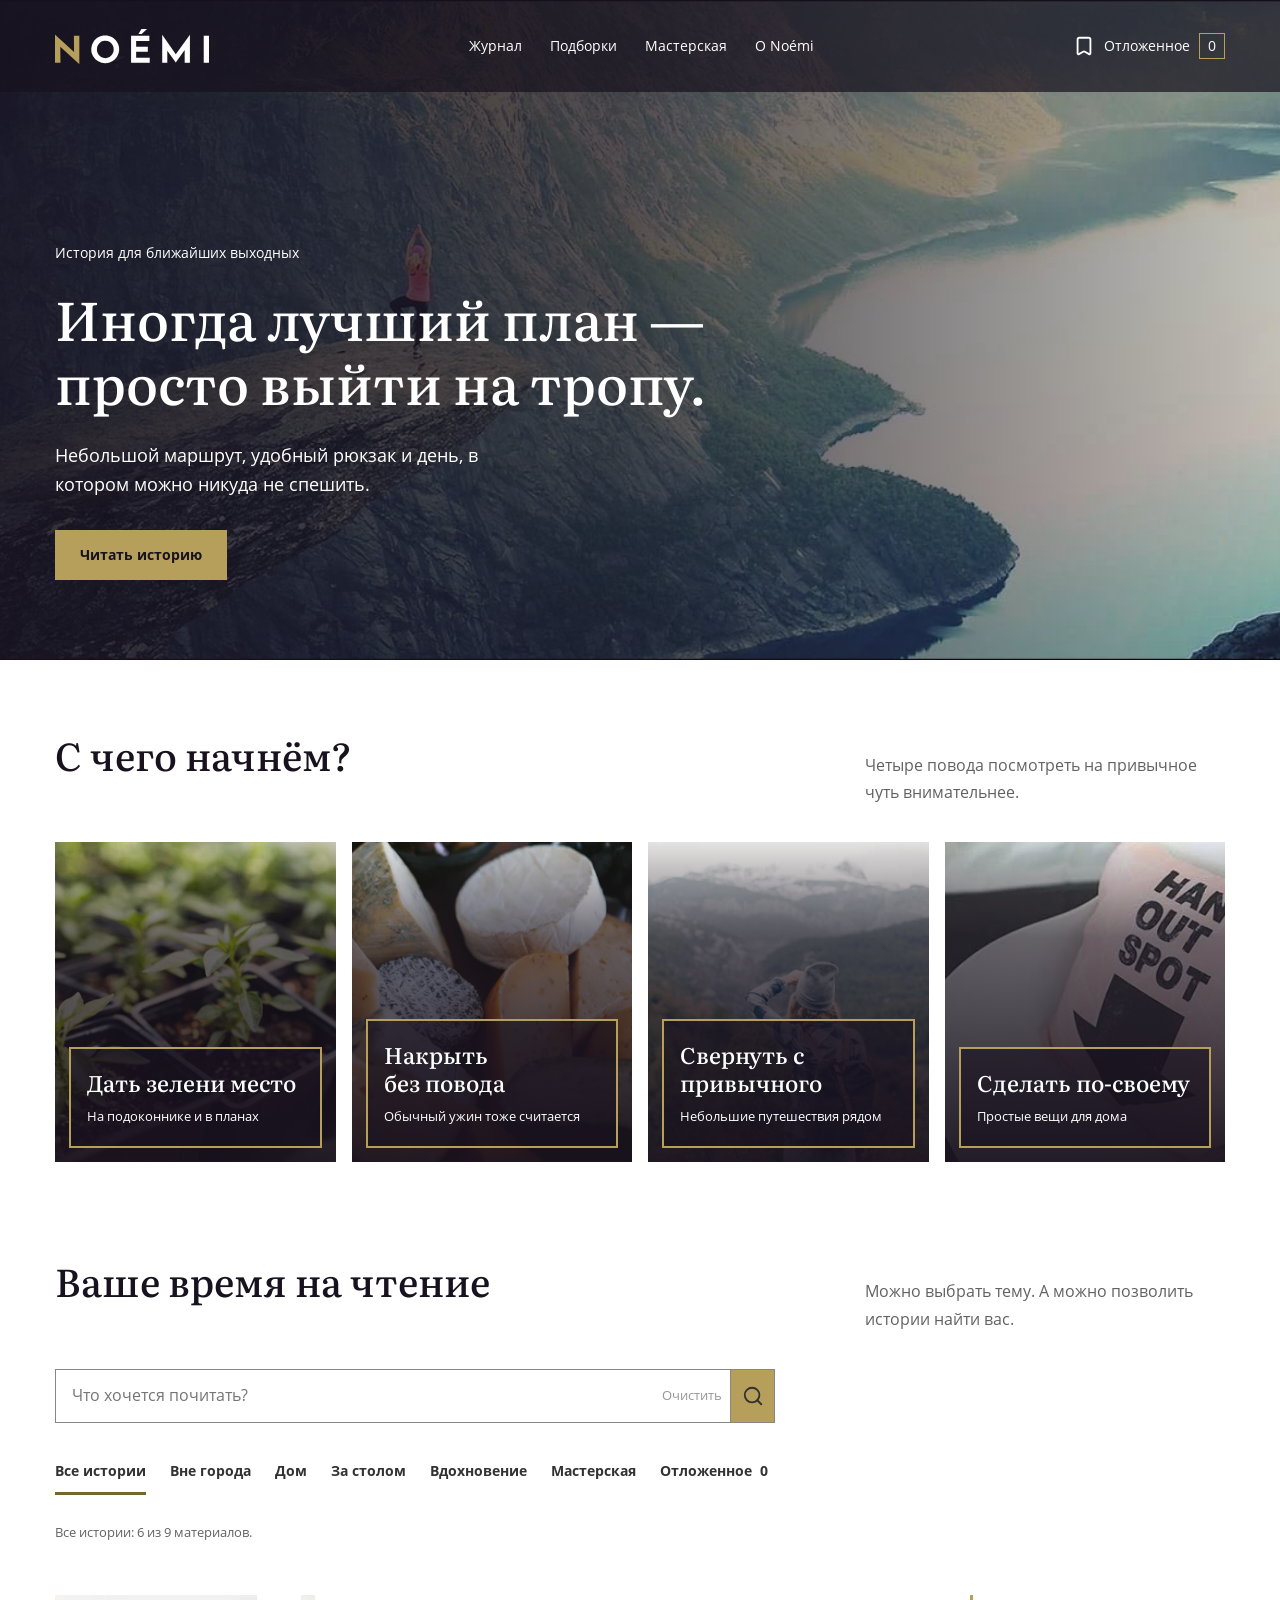
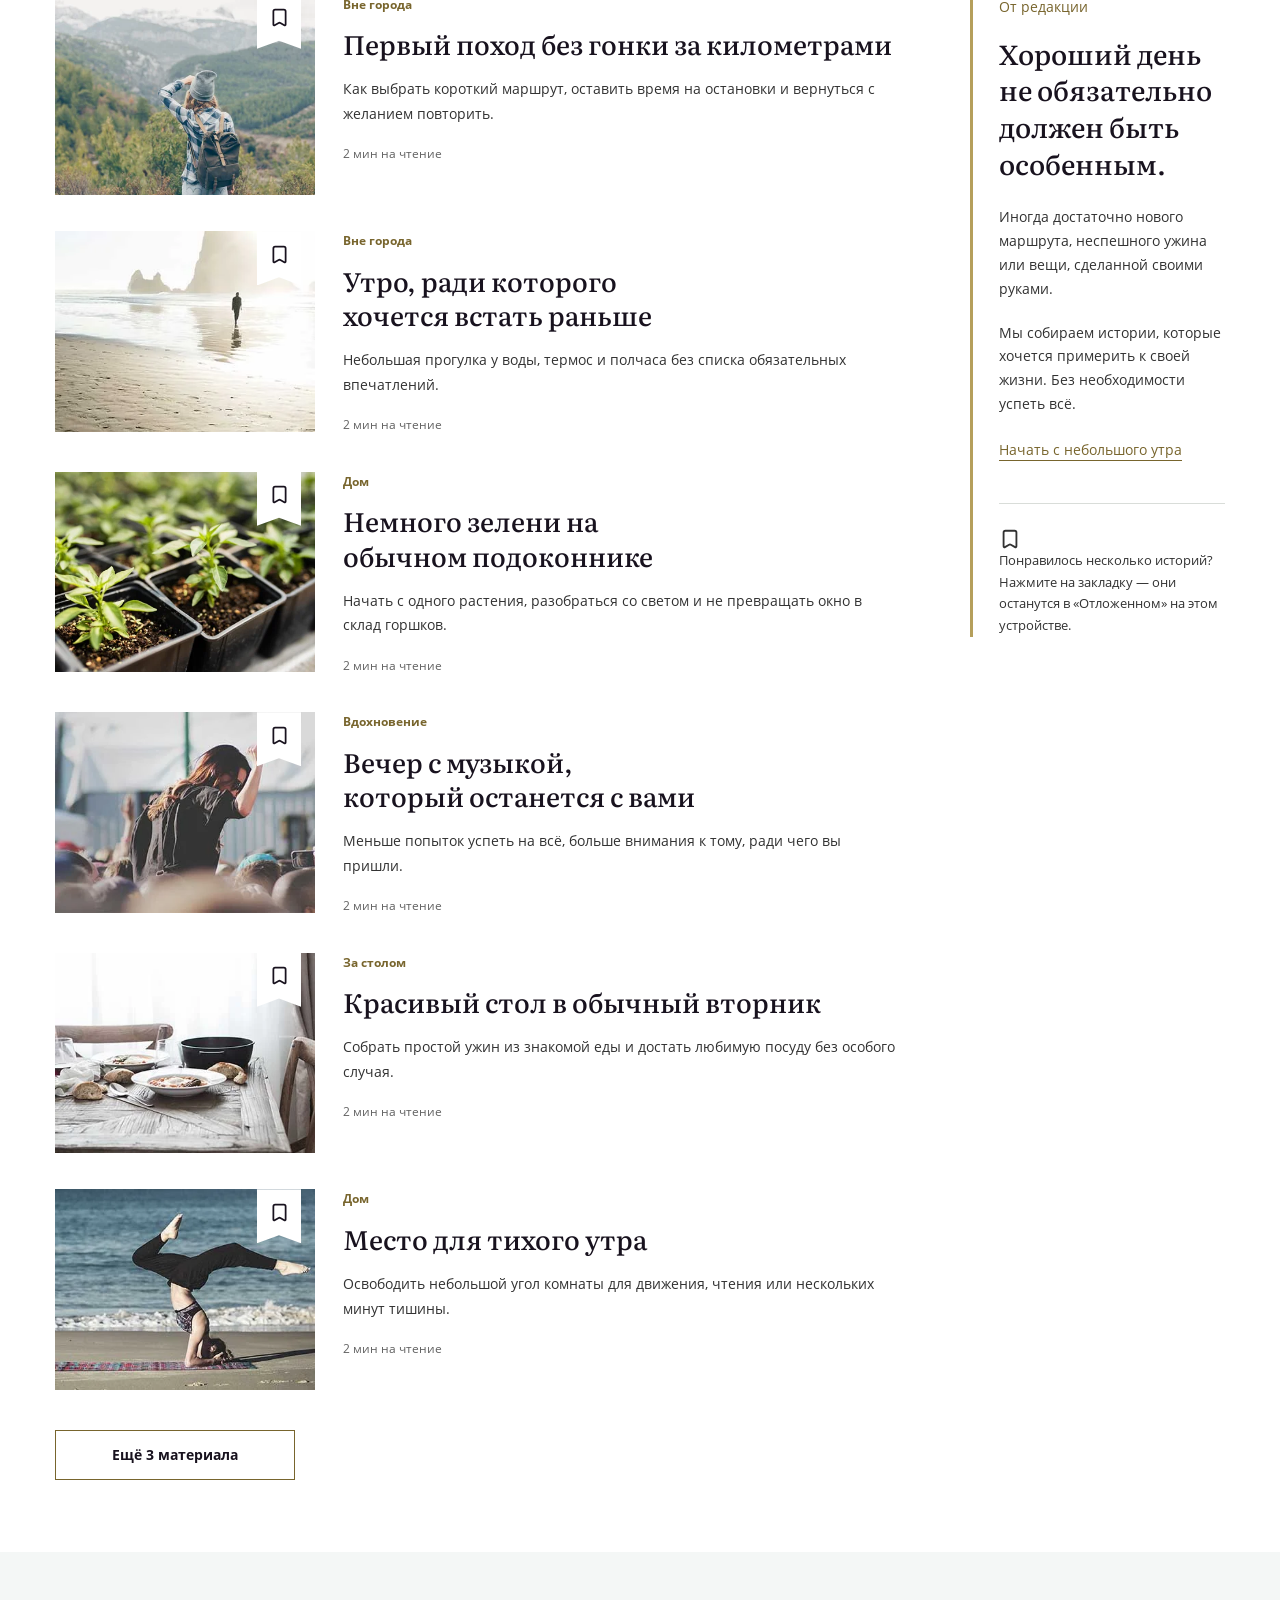
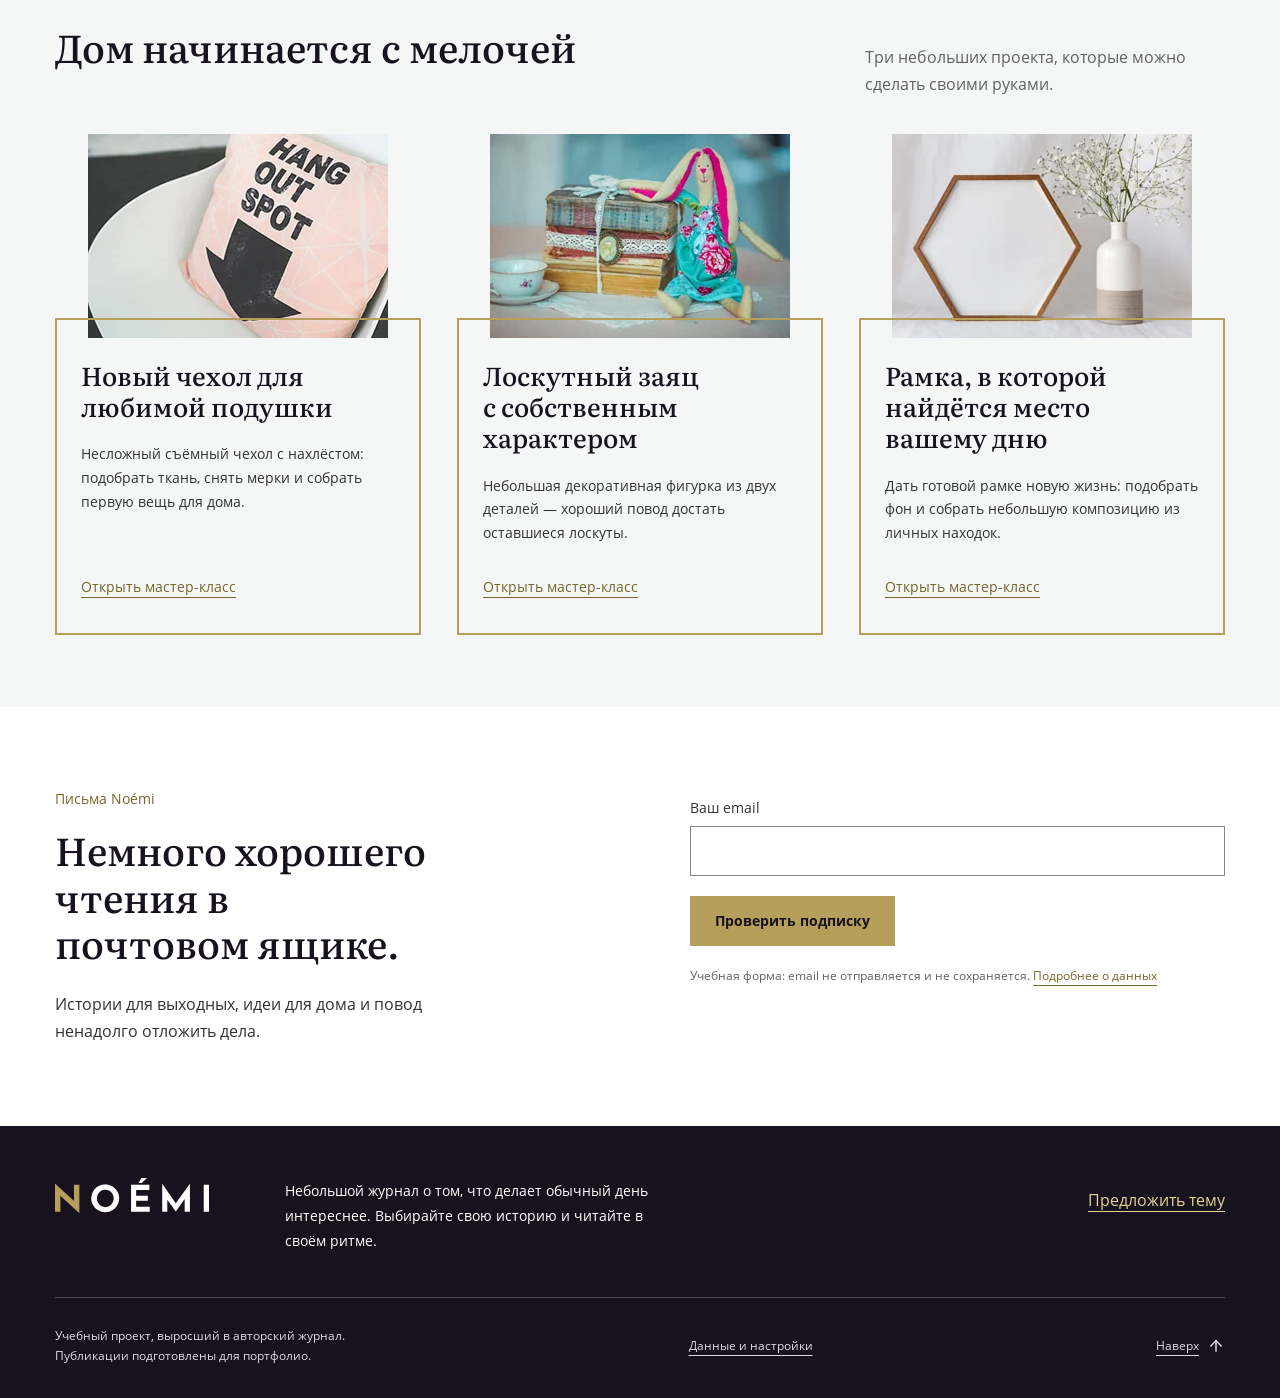
<file: index.html>
<!doctype html>
<html lang="ru">
  <head>
    <meta charset="UTF-8" />
    <meta name="viewport" content="width=device-width, initial-scale=1" />
    <title>Истории для жизни в своём ритме — Noémi</title>
    <meta
      name="description"
      content="Путешествия рядом, уютный дом, простая еда и вещи своими руками. Читайте Noémi, выбирайте рубрики и откладывайте понравившиеся истории."
    />
    <meta name="theme-color" content="#18121e" />
    <meta property="og:title" content="Истории для жизни в своём ритме — Noémi" />
    <meta
      property="og:description"
      content="Путешествия рядом, уютный дом, простая еда и вещи своими руками. Читайте Noémi, выбирайте рубрики и откладывайте понравившиеся истории."
    />
    <meta property="og:type" content="website" />
    <meta property="og:locale" content="ru_RU" />
    <link rel="icon" href="svg/icon-bookmark.svg" type="image/svg+xml" />
    <link
      rel="preload"
      href="fonts/Literata-Medium.woff2"
      as="font"
      type="font/woff2"
      crossorigin
    />
    <link
      rel="preload"
      href="fonts/OpenSans-Regular-subset.woff2"
      as="font"
      type="font/woff2"
      crossorigin
    />
    <link rel="stylesheet" href="css/style.css" />
    <script src="js/main.js" defer></script>
  </head>
  <body
    id="top"
    data-page="home"
    data-story=""
    data-stories="pervaya-tropa,utro-u-morya,zelen-na-podokonnike,vecher-s-muzykoy,stol-bez-povoda,mesto-dlya-utra,chehol-dlya-podushki,ramka-dlya-doma,loskutnyy-zayats"
  >
    <svg
      class="icon-definitions"
      xmlns="http://www.w3.org/2000/svg"
      width="0"
      height="0"
      aria-hidden="true"
      focusable="false"
    >
      <defs>
        <symbol
          id="icon-arrow-up"
          viewBox="0 0 24 24"
          fill="none"
          stroke="currentColor"
          stroke-width="2"
          stroke-linecap="round"
          stroke-linejoin="round"
        >
          <path d="m5 12 7-7 7 7" />
          <path d="M12 19V5" />
        </symbol>
        <symbol
          id="icon-bookmark-check"
          viewBox="0 0 24 24"
          fill="none"
          stroke="currentColor"
          stroke-width="2"
          stroke-linecap="round"
          stroke-linejoin="round"
        >
          <path
            d="M17 3a2 2 0 0 1 2 2v15a1 1 0 0 1-1.496.868l-4.512-2.578a2 2 0 0 0-1.984 0l-4.512 2.578A1 1 0 0 1 5 20V5a2 2 0 0 1 2-2z"
          />
          <path d="m9 10 2 2 4-4" />
        </symbol>
        <symbol
          id="icon-bookmark"
          viewBox="0 0 24 24"
          fill="none"
          stroke="currentColor"
          stroke-width="2"
          stroke-linecap="round"
          stroke-linejoin="round"
        >
          <path
            d="M17 3a2 2 0 0 1 2 2v15a1 1 0 0 1-1.496.868l-4.512-2.578a2 2 0 0 0-1.984 0l-4.512 2.578A1 1 0 0 1 5 20V5a2 2 0 0 1 2-2z"
          />
        </symbol>
        <symbol
          id="icon-check"
          viewBox="0 0 24 24"
          fill="none"
          stroke="currentColor"
          stroke-width="2"
          stroke-linecap="round"
          stroke-linejoin="round"
        >
          <path d="M20 6 9 17l-5-5" />
        </symbol>
        <symbol
          id="icon-chevron-down"
          viewBox="0 0 24 24"
          fill="none"
          stroke="currentColor"
          stroke-width="2"
          stroke-linecap="round"
          stroke-linejoin="round"
        >
          <path d="m6 9 6 6 6-6" />
        </symbol>
        <symbol
          id="icon-link"
          viewBox="0 0 24 24"
          fill="none"
          stroke="currentColor"
          stroke-width="2"
          stroke-linecap="round"
          stroke-linejoin="round"
        >
          <path d="M10 13a5 5 0 0 0 7.54.54l3-3a5 5 0 0 0-7.07-7.07l-1.72 1.71" />
          <path d="M14 11a5 5 0 0 0-7.54-.54l-3 3a5 5 0 0 0 7.07 7.07l1.71-1.71" />
        </symbol>
        <symbol
          id="icon-menu"
          viewBox="0 0 24 24"
          fill="none"
          stroke="currentColor"
          stroke-width="2"
          stroke-linecap="round"
          stroke-linejoin="round"
        >
          <path d="M4 5h16" />
          <path d="M4 12h16" />
          <path d="M4 19h16" />
        </symbol>
        <symbol
          id="icon-search"
          viewBox="0 0 24 24"
          fill="none"
          stroke="currentColor"
          stroke-width="2"
          stroke-linecap="round"
          stroke-linejoin="round"
        >
          <path d="m21 21-4.34-4.34" />
          <circle cx="11" cy="11" r="8" />
        </symbol>
        <symbol
          id="icon-x"
          viewBox="0 0 24 24"
          fill="none"
          stroke="currentColor"
          stroke-width="2"
          stroke-linecap="round"
          stroke-linejoin="round"
        >
          <path d="M18 6 6 18" />
          <path d="m6 6 12 12" />
        </symbol>
        <symbol id="noemi-brand" fill="none" viewBox="0 0 3070 696">
          <path
            fill="#B59F5B"
            d="M485.331 135.438V696h-3.762L105.343 353.643l3.762 319.784H0V112.865h3.7623L379.988 458.984l-3.762-323.546h109.105Z"
          />
          <path
            fill="#fff"
            stroke="#E8E8E8"
            d="m861.808 165.967.009-.005.008-.005c41.291-26.275 86.341-37.543 138.935-37.543 52.58 0 93.88 11.261 138.94 37.548 41.32 26.295 75.13 60.101 101.42 101.42 26.28 41.293 37.55 86.343 37.55 135.169 0 48.823-11.27 93.882-37.56 138.948-26.28 45.059-60.08 75.103-101.42 101.409-41.29 26.275-86.34 37.543-138.93 37.543-48.821 0-93.878-11.263-138.943-37.548-41.335-26.305-75.126-56.348-101.41-101.404-26.287-45.063-37.551-86.355-37.554-138.927 3.76-45.089 15.032-93.909 37.553-135.204 26.304-41.331 56.348-75.12 101.402-101.401Zm-4.448 327.124c15.076 26.384 33.944 49.036 60.382 64.143 26.411 15.092 52.832 22.639 86.778 22.639 30.19 0 56.61-7.55 83.02-22.639 26.44-15.107 45.31-37.759 60.38-64.143 15.1-26.414 22.64-56.598 22.64-86.777 0-33.948-7.55-60.368-22.64-86.778-15.07-26.383-33.94-49.036-60.38-64.143-26.41-15.089-52.83-22.639-83.02-22.639-30.102 0-64.128 3.754-86.85 22.689l-.032.027c-22.552 18.793-45.184 37.652-60.278 64.066-15.095 26.415-22.639 56.598-22.639 86.778 0 30.179 7.544 60.363 22.639 86.777ZM1617.77 572.349h270.38v100.578h-371.46V135.938h363.94v100.578h-263.36v117.627h233.26v100.579h-233.26v117.627h.5ZM1834.67.5l-107.99 96.8162h-62.87L1723.39.5h111.28ZM2584.26 417.31l-176.42 247.736-168.89-232.691-.91-1.247v241.819h-100.58V114.453l269.97 386.201.41.574.41-.566 281.26-386.261v558.526h-104.34V416.036l-.91 1.274ZM3069.5 135.938v536.989h-104.34V135.938h104.34Z"
          />
        </symbol>
      </defs></svg
    ><a class="skip-link" href="#main-content">Перейти к содержимому</a>
    <header class="header header--home">
      <div class="container header__inner">
        <a class="header__logo" href="index.html" aria-label="Noémi — главная"
          ><svg
            class="brand-mark"
            width="154"
            height="35"
            viewBox="0 0 3070 696"
            aria-hidden="true"
            focusable="false"
          >
            <use href="#noemi-brand"></use></svg></a
        ><button
          class="header__toggle"
          type="button"
          aria-expanded="false"
          aria-controls="site-menu"
          aria-label="Открыть меню"
          hidden
        >
          <svg
            class="icon icon--menu"
            width="22"
            height="22"
            viewBox="0 0 24 24"
            aria-hidden="true"
            focusable="false"
          >
            <use href="#icon-menu"></use></svg
          ><svg
            class="icon icon--menu-close"
            width="22"
            height="22"
            viewBox="0 0 24 24"
            aria-hidden="true"
            focusable="false"
          >
            <use href="#icon-x"></use></svg
          ><span>Меню</span>
        </button>
        <nav class="header__menu" id="site-menu" aria-label="Главная навигация">
          <a href="index.html#journal">Журнал</a><a href="index.html#collections">Подборки</a
          ><a href="index.html#workshop">Мастерская</a><a href="index.html#about">О Noémi</a>
        </nav>
        <a class="header__saved" href="index.html?saved=1#journal" hidden
          ><svg
            class="icon icon--bookmark"
            width="22"
            height="22"
            viewBox="0 0 24 24"
            aria-hidden="true"
            focusable="false"
          >
            <use href="#icon-bookmark"></use></svg
          ><span>Отложенное</span><span class="header__count" data-saved-count>0</span></a
        >
      </div>
    </header>
    <main id="main-content" tabindex="-1">
      <section class="feature" aria-labelledby="feature-title">
        <picture class="feature__picture"
          ><source
            media="(max-width: 600px)"
            srcset="
              img/banner-mobile-320.webp 320w,
              img/banner-mobile-480.webp 480w,
              img/banner-mobile-640.webp 640w
            "
            sizes="100vw" />
          <source
            media="(max-width: 1100px)"
            srcset="
              img/banner-bg-tablet-600.webp   600w,
              img/banner-bg-tablet-900.webp   900w,
              img/banner-bg-tablet-1200.webp 1200w
            "
            sizes="100vw" />
          <img
            src="img/banner-bg.webp"
            srcset="img/banner-bg-1200.webp 1200w, img/banner-bg.webp 1660w"
            sizes="100vw"
            width="1660"
            height="523"
            alt="Зелёный фьорд и тропа над водой"
            fetchpriority="high"
        /></picture>
        <div class="container feature__inner">
          <div class="feature__story">
            <p class="feature__note">История для ближайших выходных</p>
            <h1 id="feature-title">Иногда лучший план —<br />просто выйти на тропу.</h1>
            <p class="feature__desc">
              Небольшой маршрут, удобный рюкзак и день, в котором можно никуда не спешить.
            </p>
            <a class="button button--light" href="articles/pervaya-tropa.html">Читать историю</a>
          </div>
        </div>
      </section>
      <section class="collections" id="collections" aria-labelledby="collections-title">
        <div class="container">
          <div class="section-heading">
            <h2 id="collections-title">С чего начнём?</h2>
            <p>Четыре повода посмотреть на привычное чуть внимательнее.</p>
          </div>
          <div class="collections__grid">
            <a class="collection" href="articles/zelen-na-podokonnike.html"
              ><img
                class=""
                src="img/trend1.webp"
                width="450"
                height="348"
                alt="Дать зелени место"
                loading="lazy"
                decoding="async"
              />
              <div class="collection__frame">
                <h3>Дать зелени место</h3>
                <p>На подоконнике и в планах</p>
              </div></a
            ><a class="collection" href="articles/stol-bez-povoda.html"
              ><img
                class=""
                src="img/trend2.webp"
                width="450"
                height="348"
                alt="Накрыть без повода"
                loading="lazy"
                decoding="async"
              />
              <div class="collection__frame">
                <h3>Накрыть без повода</h3>
                <p>Обычный ужин тоже считается</p>
              </div></a
            ><a class="collection" href="articles/pervaya-tropa.html"
              ><img
                class=""
                src="img/trend3.webp"
                width="450"
                height="348"
                alt="Свернуть с привычного"
                loading="lazy"
                decoding="async"
              />
              <div class="collection__frame">
                <h3>Свернуть с привычного</h3>
                <p>Небольшие путешествия рядом</p>
              </div></a
            ><a class="collection" href="articles/chehol-dlya-podushki.html"
              ><img
                class=""
                src="img/last-post5.webp"
                width="381"
                height="294"
                alt="Сделать по-своему"
                loading="lazy"
                decoding="async"
              />
              <div class="collection__frame">
                <h3>Сделать по-своему</h3>
                <p>Простые вещи для дома</p>
              </div></a
            >
          </div>
        </div>
      </section>
      <section class="journal" id="journal" aria-labelledby="journal-title">
        <div class="container">
          <div class="section-heading">
            <h2 id="journal-title" tabindex="-1">Ваше время на чтение</h2>
            <p>Можно выбрать тему. А можно позволить истории найти вас.</p>
          </div>
          <div class="journal__tools" hidden>
            <form class="search" role="search">
              <label class="visually-hidden" for="search"
                >Найти материал по заголовку или описанию</label
              ><input
                id="search"
                name="q"
                type="search"
                placeholder="Что хочется почитать?"
                maxlength="120"
                autocomplete="off"
              /><button class="search__clear" type="button" disabled aria-label="Очистить поиск">
                Очистить</button
              ><button class="search__submit icon-button" type="submit" aria-label="Найти материал">
                <svg
                  class="icon icon--search"
                  width="22"
                  height="22"
                  viewBox="0 0 24 24"
                  aria-hidden="true"
                  focusable="false"
                >
                  <use href="#icon-search"></use>
                </svg>
              </button>
            </form>
            <div class="filters" role="group" aria-label="Рубрики журнала">
              <button class="filters__button" type="button" data-category="all" aria-pressed="true">
                Все истории</button
              ><button
                class="filters__button"
                type="button"
                data-category="travel"
                aria-pressed="false"
              >
                Вне города</button
              ><button
                class="filters__button"
                type="button"
                data-category="home"
                aria-pressed="false"
              >
                Дом</button
              ><button
                class="filters__button"
                type="button"
                data-category="food"
                aria-pressed="false"
              >
                За столом</button
              ><button
                class="filters__button"
                type="button"
                data-category="inspiration"
                aria-pressed="false"
              >
                Вдохновение</button
              ><button
                class="filters__button"
                type="button"
                data-category="craft"
                aria-pressed="false"
              >
                Мастерская</button
              ><button
                class="filters__button filters__button--saved"
                type="button"
                data-category="saved"
                aria-pressed="false"
              >
                Отложенное <span data-saved-count>0</span>
              </button>
            </div>
            <div class="journal__feedback">
              <p class="journal__count" role="status" aria-atomic="true"></p>
              <button class="journal__reset text-button" type="button" hidden>
                Сбросить выбор
              </button>
            </div>
          </div>
          <div class="journal__layout">
            <div>
              <div class="journal__stories" id="story-list">
                <article
                  class="story-card"
                  data-story-id="pervaya-tropa"
                  data-category="travel"
                  data-search="Первый поход без гонки за километрами Как выбрать короткий маршрут, оставить время на остановки и вернуться с желанием повторить. Вне города"
                >
                  <div class="story-card__media">
                    <a href="articles/pervaya-tropa.html" tabindex="-1" aria-hidden="true"
                      ><img
                        class=""
                        src="img/trend3.webp"
                        width="450"
                        height="348"
                        alt="Путешественница с рюкзаком на тропе среди зелёных гор"
                        loading="lazy"
                        decoding="async" /></a
                    ><button
                      class="save-button story-card__save"
                      type="button"
                      data-save="pervaya-tropa"
                      data-title="Первый поход без гонки за километрами"
                      aria-pressed="false"
                      aria-label="Отложить статью «Первый поход без гонки за километрами»"
                      hidden
                    >
                      <svg
                        class="icon icon--bookmark"
                        width="22"
                        height="22"
                        viewBox="0 0 24 24"
                        aria-hidden="true"
                        focusable="false"
                      >
                        <use href="#icon-bookmark"></use></svg
                      ><svg
                        class="icon icon--bookmark-check"
                        width="22"
                        height="22"
                        viewBox="0 0 24 24"
                        aria-hidden="true"
                        focusable="false"
                      >
                        <use href="#icon-bookmark-check"></use></svg
                      ><span class="save-button__text">Отложить</span>
                    </button>
                  </div>
                  <div class="story-card__body">
                    <p class="story-card__category">Вне города</p>
                    <h3 class="story-card__title">
                      <a href="articles/pervaya-tropa.html"
                        >Первый поход без гонки за километрами</a
                      >
                    </h3>
                    <p class="story-card__desc">
                      Как выбрать короткий маршрут, оставить время на остановки и вернуться с
                      желанием повторить.
                    </p>
                    <p class="story-card__meta">2 мин на чтение</p>
                  </div>
                </article>
                <article
                  class="story-card"
                  data-story-id="utro-u-morya"
                  data-category="travel"
                  data-search="Утро, ради которого хочется встать раньше Небольшая прогулка у воды, термос и полчаса без списка обязательных впечатлений. Вне города"
                >
                  <div class="story-card__media">
                    <a href="articles/utro-u-morya.html" tabindex="-1" aria-hidden="true"
                      ><img
                        class=""
                        src="img/last-post1.webp"
                        width="381"
                        height="294"
                        alt="Человек на светлом пляже между скалами"
                        loading="lazy"
                        decoding="async" /></a
                    ><button
                      class="save-button story-card__save"
                      type="button"
                      data-save="utro-u-morya"
                      data-title="Утро, ради которого хочется встать раньше"
                      aria-pressed="false"
                      aria-label="Отложить статью «Утро, ради которого хочется встать раньше»"
                      hidden
                    >
                      <svg
                        class="icon icon--bookmark"
                        width="22"
                        height="22"
                        viewBox="0 0 24 24"
                        aria-hidden="true"
                        focusable="false"
                      >
                        <use href="#icon-bookmark"></use></svg
                      ><svg
                        class="icon icon--bookmark-check"
                        width="22"
                        height="22"
                        viewBox="0 0 24 24"
                        aria-hidden="true"
                        focusable="false"
                      >
                        <use href="#icon-bookmark-check"></use></svg
                      ><span class="save-button__text">Отложить</span>
                    </button>
                  </div>
                  <div class="story-card__body">
                    <p class="story-card__category">Вне города</p>
                    <h3 class="story-card__title">
                      <a href="articles/utro-u-morya.html"
                        >Утро, ради которого хочется встать раньше</a
                      >
                    </h3>
                    <p class="story-card__desc">
                      Небольшая прогулка у воды, термос и полчаса без списка обязательных
                      впечатлений.
                    </p>
                    <p class="story-card__meta">2 мин на чтение</p>
                  </div>
                </article>
                <article
                  class="story-card"
                  data-story-id="zelen-na-podokonnike"
                  data-category="home"
                  data-search="Немного зелени на обычном подоконнике Начать с одного растения, разобраться со светом и не превращать окно в склад горшков. Дом"
                >
                  <div class="story-card__media">
                    <a href="articles/zelen-na-podokonnike.html" tabindex="-1" aria-hidden="true"
                      ><img
                        class=""
                        src="img/trend1.webp"
                        width="450"
                        height="348"
                        alt="Молодые зелёные растения в небольших горшочках"
                        loading="lazy"
                        decoding="async" /></a
                    ><button
                      class="save-button story-card__save"
                      type="button"
                      data-save="zelen-na-podokonnike"
                      data-title="Немного зелени на обычном подоконнике"
                      aria-pressed="false"
                      aria-label="Отложить статью «Немного зелени на обычном подоконнике»"
                      hidden
                    >
                      <svg
                        class="icon icon--bookmark"
                        width="22"
                        height="22"
                        viewBox="0 0 24 24"
                        aria-hidden="true"
                        focusable="false"
                      >
                        <use href="#icon-bookmark"></use></svg
                      ><svg
                        class="icon icon--bookmark-check"
                        width="22"
                        height="22"
                        viewBox="0 0 24 24"
                        aria-hidden="true"
                        focusable="false"
                      >
                        <use href="#icon-bookmark-check"></use></svg
                      ><span class="save-button__text">Отложить</span>
                    </button>
                  </div>
                  <div class="story-card__body">
                    <p class="story-card__category">Дом</p>
                    <h3 class="story-card__title">
                      <a href="articles/zelen-na-podokonnike.html"
                        >Немного зелени на обычном подоконнике</a
                      >
                    </h3>
                    <p class="story-card__desc">
                      Начать с одного растения, разобраться со светом и не превращать окно в склад
                      горшков.
                    </p>
                    <p class="story-card__meta">2 мин на чтение</p>
                  </div>
                </article>
                <article
                  class="story-card"
                  data-story-id="vecher-s-muzykoy"
                  data-category="inspiration"
                  data-search="Вечер с музыкой, который останется с вами Меньше попыток успеть на всё, больше внимания к тому, ради чего вы пришли. Вдохновение"
                >
                  <div class="story-card__media">
                    <a href="articles/vecher-s-muzykoy.html" tabindex="-1" aria-hidden="true"
                      ><img
                        class=""
                        src="img/last-post3.webp"
                        width="381"
                        height="294"
                        alt="Девушка слушает музыку на концерте под открытым небом"
                        loading="lazy"
                        decoding="async" /></a
                    ><button
                      class="save-button story-card__save"
                      type="button"
                      data-save="vecher-s-muzykoy"
                      data-title="Вечер с музыкой, который останется с вами"
                      aria-pressed="false"
                      aria-label="Отложить статью «Вечер с музыкой, который останется с вами»"
                      hidden
                    >
                      <svg
                        class="icon icon--bookmark"
                        width="22"
                        height="22"
                        viewBox="0 0 24 24"
                        aria-hidden="true"
                        focusable="false"
                      >
                        <use href="#icon-bookmark"></use></svg
                      ><svg
                        class="icon icon--bookmark-check"
                        width="22"
                        height="22"
                        viewBox="0 0 24 24"
                        aria-hidden="true"
                        focusable="false"
                      >
                        <use href="#icon-bookmark-check"></use></svg
                      ><span class="save-button__text">Отложить</span>
                    </button>
                  </div>
                  <div class="story-card__body">
                    <p class="story-card__category">Вдохновение</p>
                    <h3 class="story-card__title">
                      <a href="articles/vecher-s-muzykoy.html"
                        >Вечер с музыкой, который останется с вами</a
                      >
                    </h3>
                    <p class="story-card__desc">
                      Меньше попыток успеть на всё, больше внимания к тому, ради чего вы пришли.
                    </p>
                    <p class="story-card__meta">2 мин на чтение</p>
                  </div>
                </article>
                <article
                  class="story-card"
                  data-story-id="stol-bez-povoda"
                  data-category="food"
                  data-search="Красивый стол в обычный вторник Собрать простой ужин из знакомой еды и достать любимую посуду без особого случая. За столом"
                >
                  <div class="story-card__media">
                    <a href="articles/stol-bez-povoda.html" tabindex="-1" aria-hidden="true"
                      ><img
                        class=""
                        src="img/last-post4.webp"
                        width="381"
                        height="294"
                        alt="Деревянный стол с тарелками, салфетками и домашним обедом"
                        loading="lazy"
                        decoding="async" /></a
                    ><button
                      class="save-button story-card__save"
                      type="button"
                      data-save="stol-bez-povoda"
                      data-title="Красивый стол в обычный вторник"
                      aria-pressed="false"
                      aria-label="Отложить статью «Красивый стол в обычный вторник»"
                      hidden
                    >
                      <svg
                        class="icon icon--bookmark"
                        width="22"
                        height="22"
                        viewBox="0 0 24 24"
                        aria-hidden="true"
                        focusable="false"
                      >
                        <use href="#icon-bookmark"></use></svg
                      ><svg
                        class="icon icon--bookmark-check"
                        width="22"
                        height="22"
                        viewBox="0 0 24 24"
                        aria-hidden="true"
                        focusable="false"
                      >
                        <use href="#icon-bookmark-check"></use></svg
                      ><span class="save-button__text">Отложить</span>
                    </button>
                  </div>
                  <div class="story-card__body">
                    <p class="story-card__category">За столом</p>
                    <h3 class="story-card__title">
                      <a href="articles/stol-bez-povoda.html">Красивый стол в обычный вторник</a>
                    </h3>
                    <p class="story-card__desc">
                      Собрать простой ужин из знакомой еды и достать любимую посуду без особого
                      случая.
                    </p>
                    <p class="story-card__meta">2 мин на чтение</p>
                  </div>
                </article>
                <article
                  class="story-card"
                  data-story-id="mesto-dlya-utra"
                  data-category="home"
                  data-search="Место для тихого утра Освободить небольшой угол комнаты для движения, чтения или нескольких минут тишины. Дом"
                >
                  <div class="story-card__media">
                    <a href="articles/mesto-dlya-utra.html" tabindex="-1" aria-hidden="true"
                      ><img
                        class=""
                        src="img/last-post2.webp"
                        width="381"
                        height="294"
                        alt="Занятие йогой на открытом воздухе у воды"
                        loading="lazy"
                        decoding="async" /></a
                    ><button
                      class="save-button story-card__save"
                      type="button"
                      data-save="mesto-dlya-utra"
                      data-title="Место для тихого утра"
                      aria-pressed="false"
                      aria-label="Отложить статью «Место для тихого утра»"
                      hidden
                    >
                      <svg
                        class="icon icon--bookmark"
                        width="22"
                        height="22"
                        viewBox="0 0 24 24"
                        aria-hidden="true"
                        focusable="false"
                      >
                        <use href="#icon-bookmark"></use></svg
                      ><svg
                        class="icon icon--bookmark-check"
                        width="22"
                        height="22"
                        viewBox="0 0 24 24"
                        aria-hidden="true"
                        focusable="false"
                      >
                        <use href="#icon-bookmark-check"></use></svg
                      ><span class="save-button__text">Отложить</span>
                    </button>
                  </div>
                  <div class="story-card__body">
                    <p class="story-card__category">Дом</p>
                    <h3 class="story-card__title">
                      <a href="articles/mesto-dlya-utra.html">Место для тихого утра</a>
                    </h3>
                    <p class="story-card__desc">
                      Освободить небольшой угол комнаты для движения, чтения или нескольких минут
                      тишины.
                    </p>
                    <p class="story-card__meta">2 мин на чтение</p>
                  </div>
                </article>
                <article
                  class="story-card"
                  data-story-id="chehol-dlya-podushki"
                  data-category="craft"
                  data-search="Новый чехол для любимой подушки Несложный съёмный чехол с нахлёстом: подобрать ткань, снять мерки и собрать первую вещь для дома. Мастерская"
                >
                  <div class="story-card__media">
                    <a href="articles/chehol-dlya-podushki.html" tabindex="-1" aria-hidden="true"
                      ><img
                        class=""
                        src="img/last-post5.webp"
                        width="381"
                        height="294"
                        alt="Светлая декоративная подушка с геометрическим принтом на кресле"
                        loading="lazy"
                        decoding="async" /></a
                    ><button
                      class="save-button story-card__save"
                      type="button"
                      data-save="chehol-dlya-podushki"
                      data-title="Новый чехол для любимой подушки"
                      aria-pressed="false"
                      aria-label="Отложить статью «Новый чехол для любимой подушки»"
                      hidden
                    >
                      <svg
                        class="icon icon--bookmark"
                        width="22"
                        height="22"
                        viewBox="0 0 24 24"
                        aria-hidden="true"
                        focusable="false"
                      >
                        <use href="#icon-bookmark"></use></svg
                      ><svg
                        class="icon icon--bookmark-check"
                        width="22"
                        height="22"
                        viewBox="0 0 24 24"
                        aria-hidden="true"
                        focusable="false"
                      >
                        <use href="#icon-bookmark-check"></use></svg
                      ><span class="save-button__text">Отложить</span>
                    </button>
                  </div>
                  <div class="story-card__body">
                    <p class="story-card__category">Мастерская</p>
                    <h3 class="story-card__title">
                      <a href="articles/chehol-dlya-podushki.html"
                        >Новый чехол для любимой подушки</a
                      >
                    </h3>
                    <p class="story-card__desc">
                      Несложный съёмный чехол с нахлёстом: подобрать ткань, снять мерки и собрать
                      первую вещь для дома.
                    </p>
                    <p class="story-card__meta">2 мин на чтение</p>
                  </div>
                </article>
                <article
                  class="story-card"
                  data-story-id="ramka-dlya-doma"
                  data-category="craft"
                  data-search="Рамка, в которой найдётся место вашему дню Дать готовой рамке новую жизнь: подобрать фон и собрать небольшую композицию из личных находок. Мастерская"
                >
                  <div class="story-card__media">
                    <a href="articles/ramka-dlya-doma.html" tabindex="-1" aria-hidden="true"
                      ><img
                        class=""
                        src="img/shop-item-desk3.webp"
                        width="300"
                        height="204"
                        alt="Шестиугольная деревянная рамка рядом с белой вазой"
                        loading="lazy"
                        decoding="async" /></a
                    ><button
                      class="save-button story-card__save"
                      type="button"
                      data-save="ramka-dlya-doma"
                      data-title="Рамка, в которой найдётся место вашему дню"
                      aria-pressed="false"
                      aria-label="Отложить статью «Рамка, в которой найдётся место вашему дню»"
                      hidden
                    >
                      <svg
                        class="icon icon--bookmark"
                        width="22"
                        height="22"
                        viewBox="0 0 24 24"
                        aria-hidden="true"
                        focusable="false"
                      >
                        <use href="#icon-bookmark"></use></svg
                      ><svg
                        class="icon icon--bookmark-check"
                        width="22"
                        height="22"
                        viewBox="0 0 24 24"
                        aria-hidden="true"
                        focusable="false"
                      >
                        <use href="#icon-bookmark-check"></use></svg
                      ><span class="save-button__text">Отложить</span>
                    </button>
                  </div>
                  <div class="story-card__body">
                    <p class="story-card__category">Мастерская</p>
                    <h3 class="story-card__title">
                      <a href="articles/ramka-dlya-doma.html"
                        >Рамка, в которой найдётся место вашему дню</a
                      >
                    </h3>
                    <p class="story-card__desc">
                      Дать готовой рамке новую жизнь: подобрать фон и собрать небольшую композицию
                      из личных находок.
                    </p>
                    <p class="story-card__meta">2 мин на чтение</p>
                  </div>
                </article>
                <article
                  class="story-card"
                  data-story-id="loskutnyy-zayats"
                  data-category="craft"
                  data-search="Лоскутный заяц с собственным характером Небольшая декоративная фигурка из двух деталей — хороший повод достать оставшиеся лоскуты. Мастерская"
                >
                  <div class="story-card__media">
                    <a href="articles/loskutnyy-zayats.html" tabindex="-1" aria-hidden="true"
                      ><img
                        class=""
                        src="img/shop-item-desk2.webp"
                        width="300"
                        height="204"
                        alt="Яркая текстильная фигурка зайца рядом с домашними баночками"
                        loading="lazy"
                        decoding="async" /></a
                    ><button
                      class="save-button story-card__save"
                      type="button"
                      data-save="loskutnyy-zayats"
                      data-title="Лоскутный заяц с собственным характером"
                      aria-pressed="false"
                      aria-label="Отложить статью «Лоскутный заяц с собственным характером»"
                      hidden
                    >
                      <svg
                        class="icon icon--bookmark"
                        width="22"
                        height="22"
                        viewBox="0 0 24 24"
                        aria-hidden="true"
                        focusable="false"
                      >
                        <use href="#icon-bookmark"></use></svg
                      ><svg
                        class="icon icon--bookmark-check"
                        width="22"
                        height="22"
                        viewBox="0 0 24 24"
                        aria-hidden="true"
                        focusable="false"
                      >
                        <use href="#icon-bookmark-check"></use></svg
                      ><span class="save-button__text">Отложить</span>
                    </button>
                  </div>
                  <div class="story-card__body">
                    <p class="story-card__category">Мастерская</p>
                    <h3 class="story-card__title">
                      <a href="articles/loskutnyy-zayats.html"
                        >Лоскутный заяц с собственным характером</a
                      >
                    </h3>
                    <p class="story-card__desc">
                      Небольшая декоративная фигурка из двух деталей — хороший повод достать
                      оставшиеся лоскуты.
                    </p>
                    <p class="story-card__meta">2 мин на чтение</p>
                  </div>
                </article>
              </div>
              <div class="journal__empty" hidden>
                <h3>Пока ни одной истории</h3>
                <p>
                  Попробуйте другое слово или уберите рубрику. Например, поищите «дом» или «утро».
                </p>
                <button class="button" type="button" data-reset>Показать все истории</button>
              </div>
              <button
                class="journal__more button button--outline"
                type="button"
                aria-controls="story-list"
                hidden
              >
                Читать дальше
              </button>
            </div>
            <aside class="editor-note" aria-labelledby="editor-title">
              <p class="section-note">От редакции</p>
              <h2 id="editor-title">Хороший день не обязательно должен быть особенным.</h2>
              <p>
                Иногда достаточно нового маршрута, неспешного ужина или вещи, сделанной своими
                руками.
              </p>
              <p>
                Мы собираем истории, которые хочется примерить к своей жизни. Без необходимости
                успеть всё.
              </p>
              <a href="articles/utro-u-morya.html">Начать с небольшого утра</a>
              <div class="editor-note__bookmark">
                <svg
                  class="icon icon--bookmark"
                  width="22"
                  height="22"
                  viewBox="0 0 24 24"
                  aria-hidden="true"
                  focusable="false"
                >
                  <use href="#icon-bookmark"></use>
                </svg>
                <p>
                  Понравилось несколько историй? Нажмите на закладку — они останутся в «Отложенном»
                  на этом устройстве.
                </p>
              </div>
              <p class="storage-note" hidden></p>
            </aside>
          </div>
        </div>
      </section>
      <section class="workshop" id="workshop" aria-labelledby="workshop-title">
        <div class="container">
          <div class="section-heading">
            <h2 id="workshop-title">Дом начинается с мелочей</h2>
            <p>Три небольших проекта, которые можно сделать своими руками.</p>
          </div>
          <div class="workshop__grid">
            <article class="workshop__card">
              <img
                class=""
                src="img/shop-item-desk1.webp"
                width="300"
                height="204"
                alt="Светлая декоративная подушка с геометрическим принтом на кресле"
                loading="lazy"
                decoding="async"
              />
              <div class="workshop__frame">
                <h3>
                  <a href="articles/chehol-dlya-podushki.html">Новый чехол для любимой подушки</a>
                </h3>
                <p>
                  Несложный съёмный чехол с нахлёстом: подобрать ткань, снять мерки и собрать первую
                  вещь для дома.
                </p>
                <a class="workshop__link" href="articles/chehol-dlya-podushki.html"
                  >Открыть мастер-класс</a
                >
              </div>
            </article>
            <article class="workshop__card">
              <img
                class=""
                src="img/shop-item-desk2.webp"
                width="300"
                height="204"
                alt="Яркая текстильная фигурка зайца рядом с домашними баночками"
                loading="lazy"
                decoding="async"
              />
              <div class="workshop__frame">
                <h3>
                  <a href="articles/loskutnyy-zayats.html"
                    >Лоскутный заяц с собственным характером</a
                  >
                </h3>
                <p>
                  Небольшая декоративная фигурка из двух деталей — хороший повод достать оставшиеся
                  лоскуты.
                </p>
                <a class="workshop__link" href="articles/loskutnyy-zayats.html"
                  >Открыть мастер-класс</a
                >
              </div>
            </article>
            <article class="workshop__card">
              <img
                class=""
                src="img/shop-item-desk3.webp"
                width="300"
                height="204"
                alt="Шестиугольная деревянная рамка рядом с белой вазой"
                loading="lazy"
                decoding="async"
              />
              <div class="workshop__frame">
                <h3>
                  <a href="articles/ramka-dlya-doma.html"
                    >Рамка, в которой найдётся место вашему дню</a
                  >
                </h3>
                <p>
                  Дать готовой рамке новую жизнь: подобрать фон и собрать небольшую композицию из
                  личных находок.
                </p>
                <a class="workshop__link" href="articles/ramka-dlya-doma.html"
                  >Открыть мастер-класс</a
                >
              </div>
            </article>
          </div>
        </div>
      </section>
      <section class="letters" aria-labelledby="letters-title">
        <div class="container letters__inner">
          <div>
            <p class="section-note">Письма Noémi</p>
            <h2 id="letters-title">Немного хорошего чтения в почтовом ящике.</h2>
            <p>Истории для выходных, идеи для дома и повод ненадолго отложить дела.</p>
          </div>
          <form class="letters__form" novalidate>
            <fieldset disabled>
              <legend class="visually-hidden">Попробовать подписку</legend>
              <label class="field" for="email"
                >Ваш email<input
                  id="email"
                  name="email"
                  type="email"
                  autocomplete="email"
                  maxlength="254"
                  required
                  aria-describedby="email-error newsletter-note"
              /></label>
              <p class="field-error" id="email-error" hidden></p>
              <button class="button" type="submit">Проверить подписку</button>
              <p class="form-note" id="newsletter-note">
                Учебная форма: email не отправляется и не сохраняется.
                <a href="privacy.html">Подробнее о данных</a>
              </p>
              <p class="letters__status" role="status"></p>
            </fieldset>
            <noscript
              ><p>Форма доступна с JavaScript. Все истории можно читать без него.</p></noscript
            >
          </form>
        </div>
      </section>
    </main>
    <footer class="footer" id="about">
      <div class="container">
        <div class="footer__top">
          <a href="index.html" class="footer__logo" aria-label="Noémi — главная"
            ><svg
              class="brand-mark"
              width="154"
              height="35"
              viewBox="0 0 3070 696"
              aria-hidden="true"
              focusable="false"
            >
              <use href="#noemi-brand"></use></svg
          ></a>
          <p class="footer__intro">
            Небольшой журнал о том, что делает обычный день интереснее. Выбирайте свою историю и
            читайте в своём ритме.
          </p>
          <button class="footer__feedback text-button" type="button" data-feedback hidden>
            Предложить тему
          </button>
        </div>
        <div class="footer__bottom">
          <p>
            Учебный проект, выросший в авторский журнал.<br />Публикации подготовлены для портфолио.
          </p>
          <a href="privacy.html">Данные и настройки</a
          ><a class="footer__up" href="#top"
            >Наверх
            <svg
              class="icon icon--arrow-up"
              width="22"
              height="22"
              viewBox="0 0 24 24"
              aria-hidden="true"
              focusable="false"
            >
              <use href="#icon-arrow-up"></use></svg
          ></a>
        </div>
      </div>
    </footer>
    <dialog class="feedback" aria-labelledby="feedback-title">
      <button
        class="feedback__close icon-button"
        type="button"
        data-close
        aria-label="Закрыть окно"
      >
        <svg
          class="icon icon--x"
          width="22"
          height="22"
          viewBox="0 0 24 24"
          aria-hidden="true"
          focusable="false"
        >
          <use href="#icon-x"></use>
        </svg>
      </button>
      <p class="section-note">Поговорим о журнале</p>
      <h2 id="feedback-title">О чём хочется прочитать?</h2>
      <p class="form-note">Это учебная форма. Ответы не отправляются и не сохраняются.</p>
      <form class="feedback__form" novalidate>
        <div class="form-errors" tabindex="-1" hidden>
          <h3>Проверьте ответ</h3>
          <ul></ul>
        </div>
        <label class="field" for="frequency"
          >Как часто вы заглядываете в журнал?<select id="frequency" name="frequency">
            <option>Почти каждый день</option>
            <option>Несколько раз в неделю</option>
            <option>Иногда</option>
            <option>Сегодня впервые</option>
          </select></label
        >
        <fieldset class="feedback__choices">
          <legend>Подписаны ли вы на подобные рассылки?</legend>
          <label><input type="radio" name="subscribed" value="yes" />Да</label
          ><label><input type="radio" name="subscribed" value="no" />Нет</label>
        </fieldset>
        <label class="field" for="feedback-message"
          >Ваша идея <span>(обязательно)</span
          ><textarea
            id="feedback-message"
            name="message"
            rows="4"
            maxlength="1000"
            required
            aria-describedby="feedback-message-error"
          ></textarea>
        </label>
        <p class="field-error" id="feedback-message-error" hidden></p>
        <button class="button" type="submit">Проверить отзыв</button>
        <p class="feedback__status" role="status"></p>
      </form>
    </dialog>
    <div class="notice" hidden>
      <p class="notice__message" role="status" aria-atomic="true"></p>
      <button class="notice__undo text-button" type="button" hidden>Вернуть</button
      ><button class="notice__close icon-button" type="button" aria-label="Скрыть сообщение">
        <svg
          class="icon icon--x"
          width="22"
          height="22"
          viewBox="0 0 24 24"
          aria-hidden="true"
          focusable="false"
        >
          <use href="#icon-x"></use>
        </svg>
      </button>
    </div>
  </body>
</html>
</file>
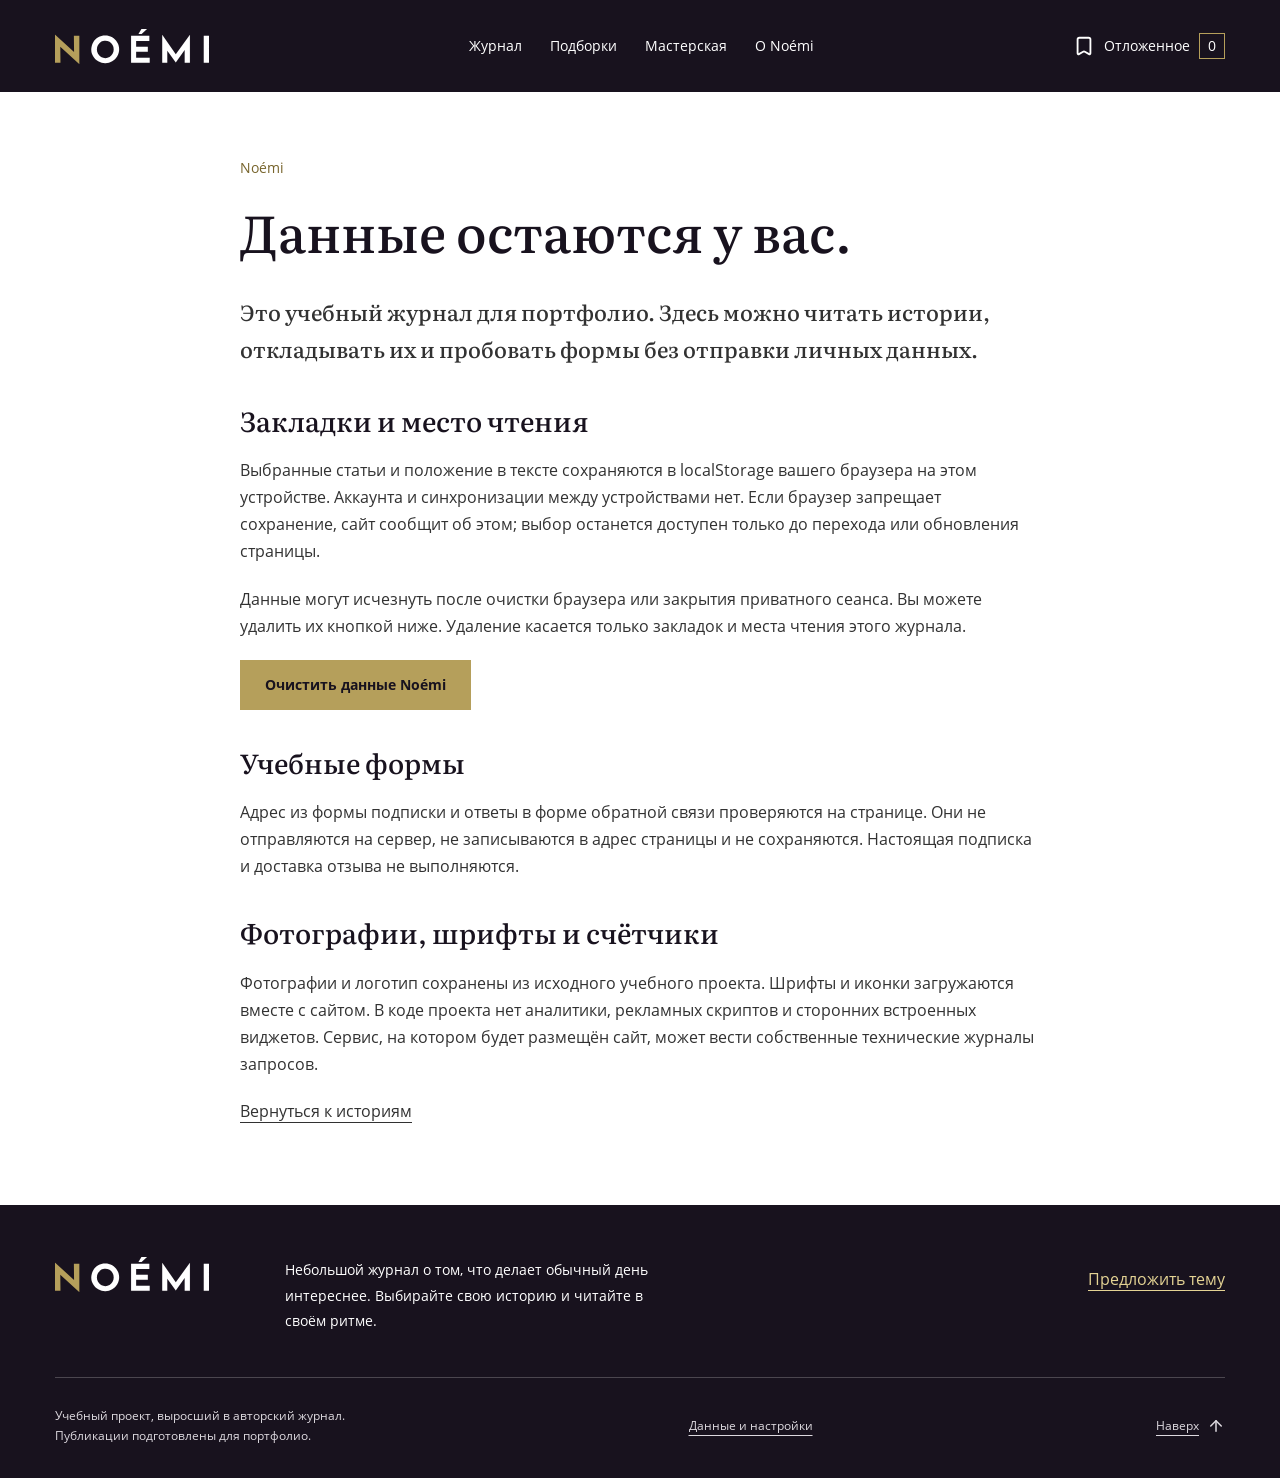
<file: privacy.html>
<!doctype html>
<html lang="ru">
  <head>
    <meta charset="UTF-8" />
    <meta name="viewport" content="width=device-width, initial-scale=1" />
    <title>Данные и настройки — Noémi</title>
    <meta
      name="description"
      content="Что Noémi сохраняет на устройстве и как работают учебные формы."
    />
    <meta name="theme-color" content="#18121e" />
    <meta property="og:title" content="Данные и настройки — Noémi" />
    <meta
      property="og:description"
      content="Что Noémi сохраняет на устройстве и как работают учебные формы."
    />
    <meta property="og:type" content="website" />
    <meta property="og:locale" content="ru_RU" />
    <link rel="icon" href="svg/icon-bookmark.svg" type="image/svg+xml" />
    <link
      rel="preload"
      href="fonts/Literata-Medium.woff2"
      as="font"
      type="font/woff2"
      crossorigin
    />
    <link
      rel="preload"
      href="fonts/OpenSans-Regular-subset.woff2"
      as="font"
      type="font/woff2"
      crossorigin
    />
    <link rel="stylesheet" href="css/style.css" />
    <script src="js/main.js" defer></script>
  </head>
  <body
    id="top"
    data-page="privacy"
    data-story=""
    data-stories="pervaya-tropa,utro-u-morya,zelen-na-podokonnike,vecher-s-muzykoy,stol-bez-povoda,mesto-dlya-utra,chehol-dlya-podushki,ramka-dlya-doma,loskutnyy-zayats"
  >
    <svg
      class="icon-definitions"
      xmlns="http://www.w3.org/2000/svg"
      width="0"
      height="0"
      aria-hidden="true"
      focusable="false"
    >
      <defs>
        <symbol
          id="icon-arrow-up"
          viewBox="0 0 24 24"
          fill="none"
          stroke="currentColor"
          stroke-width="2"
          stroke-linecap="round"
          stroke-linejoin="round"
        >
          <path d="m5 12 7-7 7 7" />
          <path d="M12 19V5" />
        </symbol>
        <symbol
          id="icon-bookmark-check"
          viewBox="0 0 24 24"
          fill="none"
          stroke="currentColor"
          stroke-width="2"
          stroke-linecap="round"
          stroke-linejoin="round"
        >
          <path
            d="M17 3a2 2 0 0 1 2 2v15a1 1 0 0 1-1.496.868l-4.512-2.578a2 2 0 0 0-1.984 0l-4.512 2.578A1 1 0 0 1 5 20V5a2 2 0 0 1 2-2z"
          />
          <path d="m9 10 2 2 4-4" />
        </symbol>
        <symbol
          id="icon-bookmark"
          viewBox="0 0 24 24"
          fill="none"
          stroke="currentColor"
          stroke-width="2"
          stroke-linecap="round"
          stroke-linejoin="round"
        >
          <path
            d="M17 3a2 2 0 0 1 2 2v15a1 1 0 0 1-1.496.868l-4.512-2.578a2 2 0 0 0-1.984 0l-4.512 2.578A1 1 0 0 1 5 20V5a2 2 0 0 1 2-2z"
          />
        </symbol>
        <symbol
          id="icon-check"
          viewBox="0 0 24 24"
          fill="none"
          stroke="currentColor"
          stroke-width="2"
          stroke-linecap="round"
          stroke-linejoin="round"
        >
          <path d="M20 6 9 17l-5-5" />
        </symbol>
        <symbol
          id="icon-chevron-down"
          viewBox="0 0 24 24"
          fill="none"
          stroke="currentColor"
          stroke-width="2"
          stroke-linecap="round"
          stroke-linejoin="round"
        >
          <path d="m6 9 6 6 6-6" />
        </symbol>
        <symbol
          id="icon-link"
          viewBox="0 0 24 24"
          fill="none"
          stroke="currentColor"
          stroke-width="2"
          stroke-linecap="round"
          stroke-linejoin="round"
        >
          <path d="M10 13a5 5 0 0 0 7.54.54l3-3a5 5 0 0 0-7.07-7.07l-1.72 1.71" />
          <path d="M14 11a5 5 0 0 0-7.54-.54l-3 3a5 5 0 0 0 7.07 7.07l1.71-1.71" />
        </symbol>
        <symbol
          id="icon-menu"
          viewBox="0 0 24 24"
          fill="none"
          stroke="currentColor"
          stroke-width="2"
          stroke-linecap="round"
          stroke-linejoin="round"
        >
          <path d="M4 5h16" />
          <path d="M4 12h16" />
          <path d="M4 19h16" />
        </symbol>
        <symbol
          id="icon-search"
          viewBox="0 0 24 24"
          fill="none"
          stroke="currentColor"
          stroke-width="2"
          stroke-linecap="round"
          stroke-linejoin="round"
        >
          <path d="m21 21-4.34-4.34" />
          <circle cx="11" cy="11" r="8" />
        </symbol>
        <symbol
          id="icon-x"
          viewBox="0 0 24 24"
          fill="none"
          stroke="currentColor"
          stroke-width="2"
          stroke-linecap="round"
          stroke-linejoin="round"
        >
          <path d="M18 6 6 18" />
          <path d="m6 6 12 12" />
        </symbol>
        <symbol id="noemi-brand" fill="none" viewBox="0 0 3070 696">
          <path
            fill="#B59F5B"
            d="M485.331 135.438V696h-3.762L105.343 353.643l3.762 319.784H0V112.865h3.7623L379.988 458.984l-3.762-323.546h109.105Z"
          />
          <path
            fill="#fff"
            stroke="#E8E8E8"
            d="m861.808 165.967.009-.005.008-.005c41.291-26.275 86.341-37.543 138.935-37.543 52.58 0 93.88 11.261 138.94 37.548 41.32 26.295 75.13 60.101 101.42 101.42 26.28 41.293 37.55 86.343 37.55 135.169 0 48.823-11.27 93.882-37.56 138.948-26.28 45.059-60.08 75.103-101.42 101.409-41.29 26.275-86.34 37.543-138.93 37.543-48.821 0-93.878-11.263-138.943-37.548-41.335-26.305-75.126-56.348-101.41-101.404-26.287-45.063-37.551-86.355-37.554-138.927 3.76-45.089 15.032-93.909 37.553-135.204 26.304-41.331 56.348-75.12 101.402-101.401Zm-4.448 327.124c15.076 26.384 33.944 49.036 60.382 64.143 26.411 15.092 52.832 22.639 86.778 22.639 30.19 0 56.61-7.55 83.02-22.639 26.44-15.107 45.31-37.759 60.38-64.143 15.1-26.414 22.64-56.598 22.64-86.777 0-33.948-7.55-60.368-22.64-86.778-15.07-26.383-33.94-49.036-60.38-64.143-26.41-15.089-52.83-22.639-83.02-22.639-30.102 0-64.128 3.754-86.85 22.689l-.032.027c-22.552 18.793-45.184 37.652-60.278 64.066-15.095 26.415-22.639 56.598-22.639 86.778 0 30.179 7.544 60.363 22.639 86.777ZM1617.77 572.349h270.38v100.578h-371.46V135.938h363.94v100.578h-263.36v117.627h233.26v100.579h-233.26v117.627h.5ZM1834.67.5l-107.99 96.8162h-62.87L1723.39.5h111.28ZM2584.26 417.31l-176.42 247.736-168.89-232.691-.91-1.247v241.819h-100.58V114.453l269.97 386.201.41.574.41-.566 281.26-386.261v558.526h-104.34V416.036l-.91 1.274ZM3069.5 135.938v536.989h-104.34V135.938h104.34Z"
          />
        </symbol>
      </defs></svg
    ><a class="skip-link" href="#main-content">Перейти к содержимому</a>
    <header class="header">
      <div class="container header__inner">
        <a class="header__logo" href="index.html" aria-label="Noémi — главная"
          ><svg
            class="brand-mark"
            width="154"
            height="35"
            viewBox="0 0 3070 696"
            aria-hidden="true"
            focusable="false"
          >
            <use href="#noemi-brand"></use></svg></a
        ><button
          class="header__toggle"
          type="button"
          aria-expanded="false"
          aria-controls="site-menu"
          aria-label="Открыть меню"
          hidden
        >
          <svg
            class="icon icon--menu"
            width="22"
            height="22"
            viewBox="0 0 24 24"
            aria-hidden="true"
            focusable="false"
          >
            <use href="#icon-menu"></use></svg
          ><svg
            class="icon icon--menu-close"
            width="22"
            height="22"
            viewBox="0 0 24 24"
            aria-hidden="true"
            focusable="false"
          >
            <use href="#icon-x"></use></svg
          ><span>Меню</span>
        </button>
        <nav class="header__menu" id="site-menu" aria-label="Главная навигация">
          <a href="index.html#journal">Журнал</a><a href="index.html#collections">Подборки</a
          ><a href="index.html#workshop">Мастерская</a><a href="index.html#about">О Noémi</a>
        </nav>
        <a class="header__saved" href="index.html?saved=1#journal" hidden
          ><svg
            class="icon icon--bookmark"
            width="22"
            height="22"
            viewBox="0 0 24 24"
            aria-hidden="true"
            focusable="false"
          >
            <use href="#icon-bookmark"></use></svg
          ><span>Отложенное</span><span class="header__count" data-saved-count>0</span></a
        >
      </div>
    </header>
    <main id="main-content" tabindex="-1">
      <section class="privacy container">
        <p class="section-note">Noémi</p>
        <h1>Данные остаются у вас.</h1>
        <p class="article__lead">
          Это учебный журнал для портфолио. Здесь можно читать истории, откладывать их и пробовать
          формы без отправки личных данных.
        </p>
        <h2>Закладки и место чтения</h2>
        <p>
          Выбранные статьи и положение в тексте сохраняются в localStorage вашего браузера на этом
          устройстве. Аккаунта и синхронизации между устройствами нет. Если браузер запрещает
          сохранение, сайт сообщит об этом; выбор останется доступен только до перехода или
          обновления страницы.
        </p>
        <p>
          Данные могут исчезнуть после очистки браузера или закрытия приватного сеанса. Вы можете
          удалить их кнопкой ниже. Удаление касается только закладок и места чтения этого журнала.
        </p>
        <button class="button" type="button" data-clear-storage hidden>
          Очистить данные Noémi
        </button>
        <p class="privacy__status" role="status"></p>
        <h2>Учебные формы</h2>
        <p>
          Адрес из формы подписки и ответы в форме обратной связи проверяются на странице. Они не
          отправляются на сервер, не записываются в адрес страницы и не сохраняются. Настоящая
          подписка и доставка отзыва не выполняются.
        </p>
        <h2>Фотографии, шрифты и счётчики</h2>
        <p>
          Фотографии и логотип сохранены из исходного учебного проекта. Шрифты и иконки загружаются
          вместе с сайтом. В коде проекта нет аналитики, рекламных скриптов и сторонних встроенных
          виджетов. Сервис, на котором будет размещён сайт, может вести собственные технические
          журналы запросов.
        </p>
        <a href="index.html#journal">Вернуться к историям</a>
      </section>
    </main>
    <footer class="footer" id="about">
      <div class="container">
        <div class="footer__top">
          <a href="index.html" class="footer__logo" aria-label="Noémi — главная"
            ><svg
              class="brand-mark"
              width="154"
              height="35"
              viewBox="0 0 3070 696"
              aria-hidden="true"
              focusable="false"
            >
              <use href="#noemi-brand"></use></svg
          ></a>
          <p class="footer__intro">
            Небольшой журнал о том, что делает обычный день интереснее. Выбирайте свою историю и
            читайте в своём ритме.
          </p>
          <button class="footer__feedback text-button" type="button" data-feedback hidden>
            Предложить тему
          </button>
        </div>
        <div class="footer__bottom">
          <p>
            Учебный проект, выросший в авторский журнал.<br />Публикации подготовлены для портфолио.
          </p>
          <a href="privacy.html">Данные и настройки</a
          ><a class="footer__up" href="#top"
            >Наверх
            <svg
              class="icon icon--arrow-up"
              width="22"
              height="22"
              viewBox="0 0 24 24"
              aria-hidden="true"
              focusable="false"
            >
              <use href="#icon-arrow-up"></use></svg
          ></a>
        </div>
      </div>
    </footer>
    <dialog class="feedback" aria-labelledby="feedback-title">
      <button
        class="feedback__close icon-button"
        type="button"
        data-close
        aria-label="Закрыть окно"
      >
        <svg
          class="icon icon--x"
          width="22"
          height="22"
          viewBox="0 0 24 24"
          aria-hidden="true"
          focusable="false"
        >
          <use href="#icon-x"></use>
        </svg>
      </button>
      <p class="section-note">Поговорим о журнале</p>
      <h2 id="feedback-title">О чём хочется прочитать?</h2>
      <p class="form-note">Это учебная форма. Ответы не отправляются и не сохраняются.</p>
      <form class="feedback__form" novalidate>
        <div class="form-errors" tabindex="-1" hidden>
          <h3>Проверьте ответ</h3>
          <ul></ul>
        </div>
        <label class="field" for="frequency"
          >Как часто вы заглядываете в журнал?<select id="frequency" name="frequency">
            <option>Почти каждый день</option>
            <option>Несколько раз в неделю</option>
            <option>Иногда</option>
            <option>Сегодня впервые</option>
          </select></label
        >
        <fieldset class="feedback__choices">
          <legend>Подписаны ли вы на подобные рассылки?</legend>
          <label><input type="radio" name="subscribed" value="yes" />Да</label
          ><label><input type="radio" name="subscribed" value="no" />Нет</label>
        </fieldset>
        <label class="field" for="feedback-message"
          >Ваша идея <span>(обязательно)</span
          ><textarea
            id="feedback-message"
            name="message"
            rows="4"
            maxlength="1000"
            required
            aria-describedby="feedback-message-error"
          ></textarea>
        </label>
        <p class="field-error" id="feedback-message-error" hidden></p>
        <button class="button" type="submit">Проверить отзыв</button>
        <p class="feedback__status" role="status"></p>
      </form>
    </dialog>
    <div class="notice" hidden>
      <p class="notice__message" role="status" aria-atomic="true"></p>
      <button class="notice__undo text-button" type="button" hidden>Вернуть</button
      ><button class="notice__close icon-button" type="button" aria-label="Скрыть сообщение">
        <svg
          class="icon icon--x"
          width="22"
          height="22"
          viewBox="0 0 24 24"
          aria-hidden="true"
          focusable="false"
        >
          <use href="#icon-x"></use>
        </svg>
      </button>
    </div>
  </body>
</html>
</file>
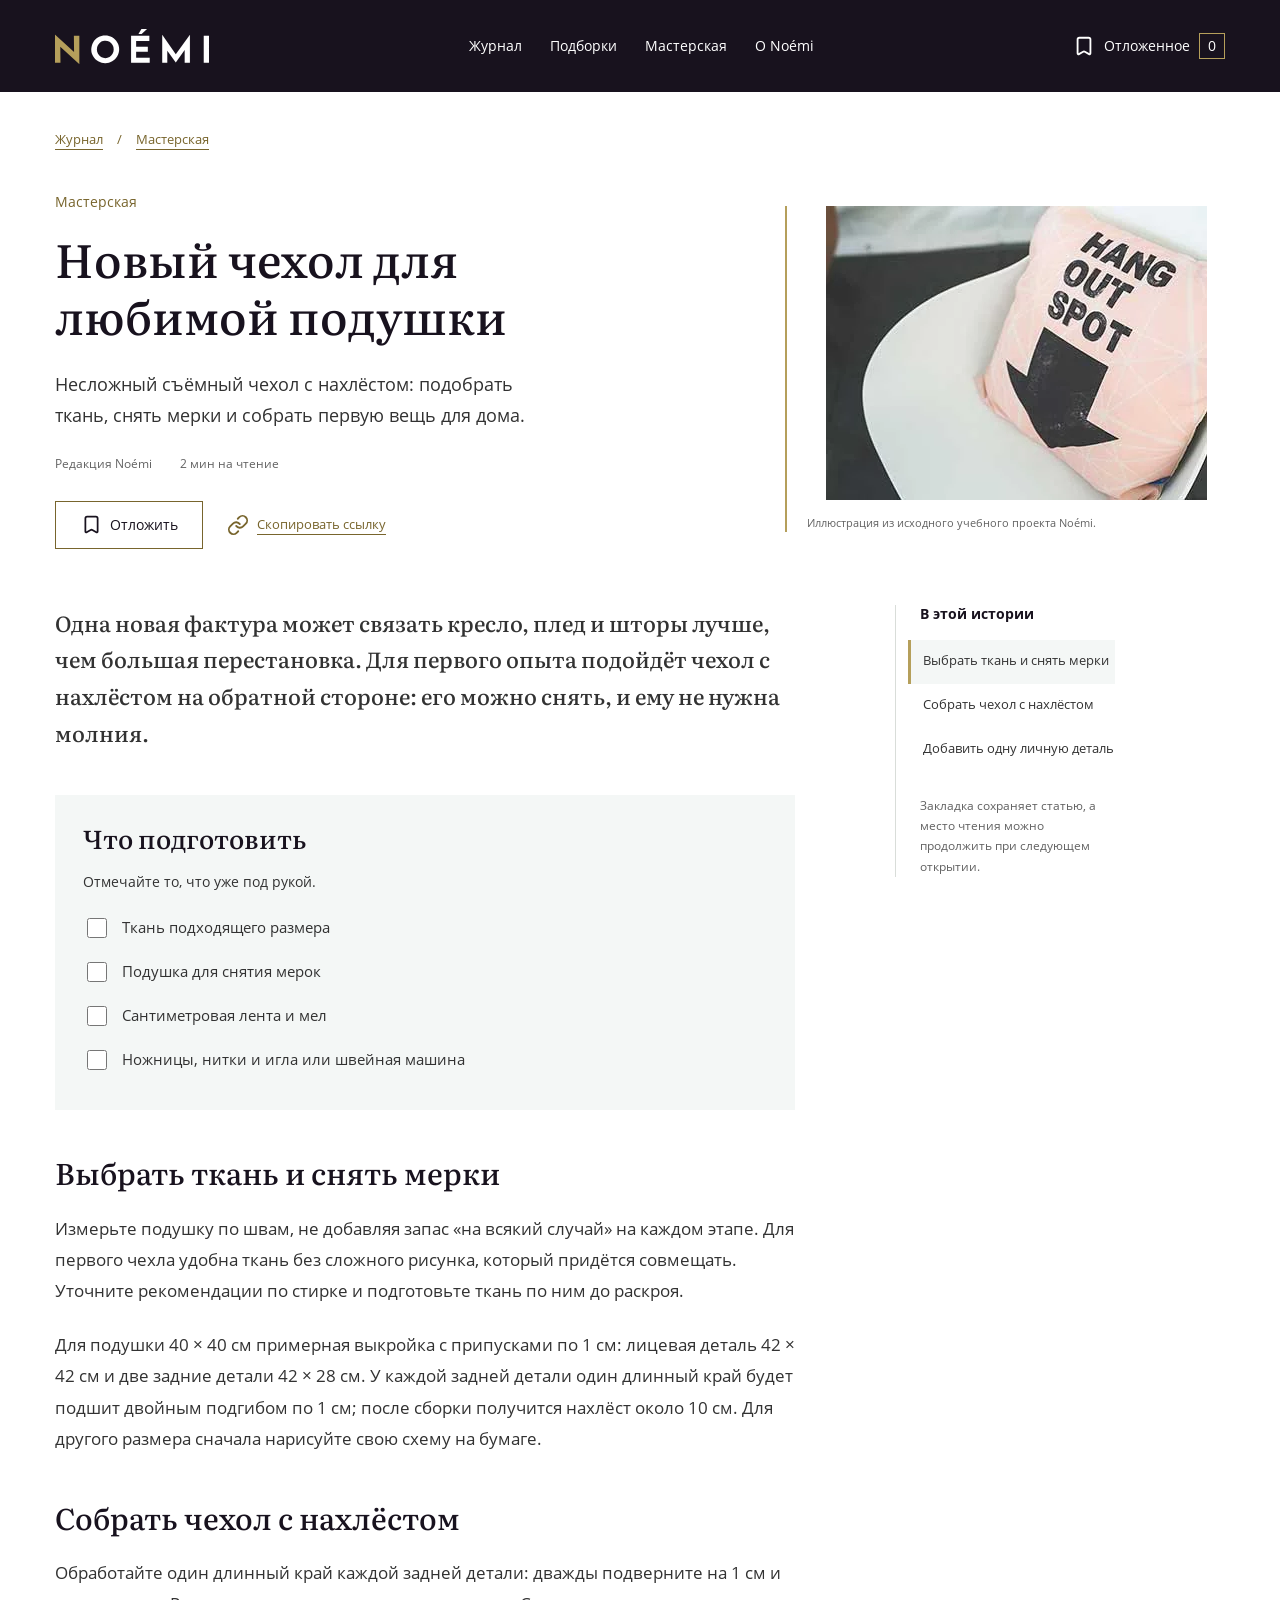
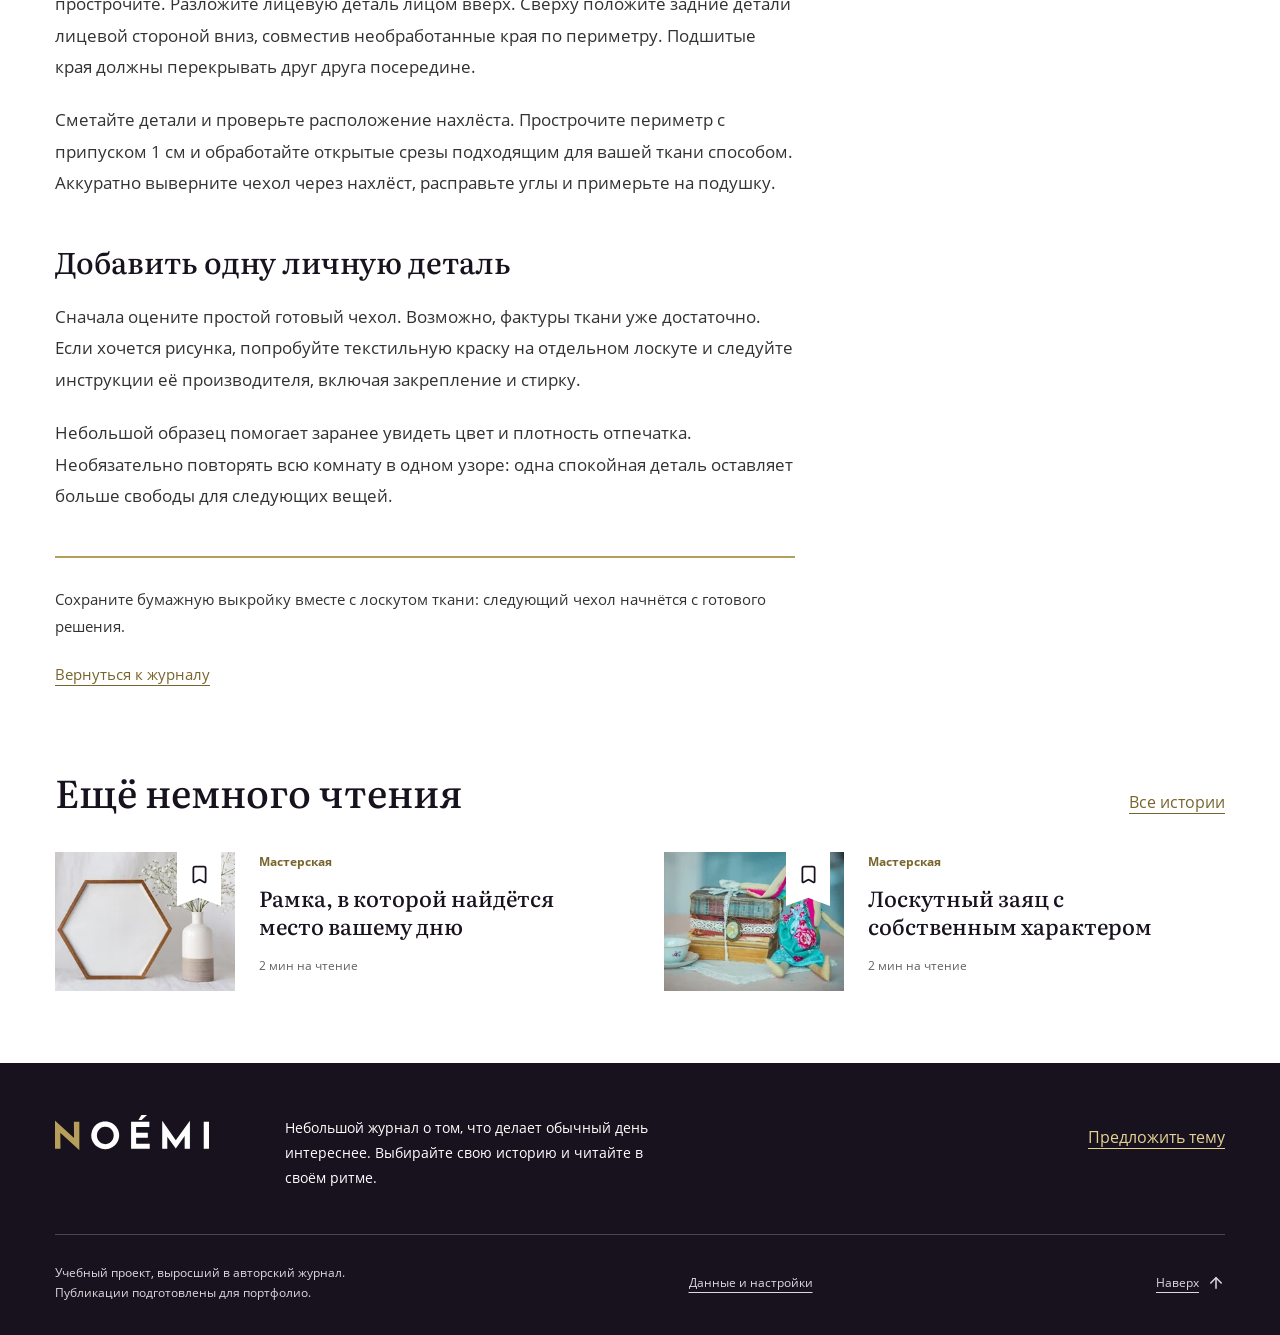
<file: articles/chehol-dlya-podushki.html>
<!doctype html>
<html lang="ru">
  <head>
    <meta charset="UTF-8" />
    <meta name="viewport" content="width=device-width, initial-scale=1" />
    <title>Новый чехол для любимой подушки — Noémi</title>
    <meta
      name="description"
      content="Несложный съёмный чехол с нахлёстом: подобрать ткань, снять мерки и собрать первую вещь для дома."
    />
    <meta name="theme-color" content="#18121e" />
    <meta property="og:title" content="Новый чехол для любимой подушки — Noémi" />
    <meta
      property="og:description"
      content="Несложный съёмный чехол с нахлёстом: подобрать ткань, снять мерки и собрать первую вещь для дома."
    />
    <meta property="og:type" content="article" />
    <meta property="og:locale" content="ru_RU" />
    <link rel="icon" href="../svg/icon-bookmark.svg" type="image/svg+xml" />
    <link
      rel="preload"
      href="../fonts/Literata-Medium.woff2"
      as="font"
      type="font/woff2"
      crossorigin
    />
    <link
      rel="preload"
      href="../fonts/OpenSans-Regular-subset.woff2"
      as="font"
      type="font/woff2"
      crossorigin
    />
    <link rel="stylesheet" href="../css/style.css" />
    <script src="../js/main.js" defer></script>
  </head>
  <body
    id="top"
    data-page="article"
    data-story="chehol-dlya-podushki"
    data-stories="pervaya-tropa,utro-u-morya,zelen-na-podokonnike,vecher-s-muzykoy,stol-bez-povoda,mesto-dlya-utra,chehol-dlya-podushki,ramka-dlya-doma,loskutnyy-zayats"
  >
    <svg
      class="icon-definitions"
      xmlns="http://www.w3.org/2000/svg"
      width="0"
      height="0"
      aria-hidden="true"
      focusable="false"
    >
      <defs>
        <symbol
          id="icon-arrow-up"
          viewBox="0 0 24 24"
          fill="none"
          stroke="currentColor"
          stroke-width="2"
          stroke-linecap="round"
          stroke-linejoin="round"
        >
          <path d="m5 12 7-7 7 7" />
          <path d="M12 19V5" />
        </symbol>
        <symbol
          id="icon-bookmark-check"
          viewBox="0 0 24 24"
          fill="none"
          stroke="currentColor"
          stroke-width="2"
          stroke-linecap="round"
          stroke-linejoin="round"
        >
          <path
            d="M17 3a2 2 0 0 1 2 2v15a1 1 0 0 1-1.496.868l-4.512-2.578a2 2 0 0 0-1.984 0l-4.512 2.578A1 1 0 0 1 5 20V5a2 2 0 0 1 2-2z"
          />
          <path d="m9 10 2 2 4-4" />
        </symbol>
        <symbol
          id="icon-bookmark"
          viewBox="0 0 24 24"
          fill="none"
          stroke="currentColor"
          stroke-width="2"
          stroke-linecap="round"
          stroke-linejoin="round"
        >
          <path
            d="M17 3a2 2 0 0 1 2 2v15a1 1 0 0 1-1.496.868l-4.512-2.578a2 2 0 0 0-1.984 0l-4.512 2.578A1 1 0 0 1 5 20V5a2 2 0 0 1 2-2z"
          />
        </symbol>
        <symbol
          id="icon-check"
          viewBox="0 0 24 24"
          fill="none"
          stroke="currentColor"
          stroke-width="2"
          stroke-linecap="round"
          stroke-linejoin="round"
        >
          <path d="M20 6 9 17l-5-5" />
        </symbol>
        <symbol
          id="icon-chevron-down"
          viewBox="0 0 24 24"
          fill="none"
          stroke="currentColor"
          stroke-width="2"
          stroke-linecap="round"
          stroke-linejoin="round"
        >
          <path d="m6 9 6 6 6-6" />
        </symbol>
        <symbol
          id="icon-link"
          viewBox="0 0 24 24"
          fill="none"
          stroke="currentColor"
          stroke-width="2"
          stroke-linecap="round"
          stroke-linejoin="round"
        >
          <path d="M10 13a5 5 0 0 0 7.54.54l3-3a5 5 0 0 0-7.07-7.07l-1.72 1.71" />
          <path d="M14 11a5 5 0 0 0-7.54-.54l-3 3a5 5 0 0 0 7.07 7.07l1.71-1.71" />
        </symbol>
        <symbol
          id="icon-menu"
          viewBox="0 0 24 24"
          fill="none"
          stroke="currentColor"
          stroke-width="2"
          stroke-linecap="round"
          stroke-linejoin="round"
        >
          <path d="M4 5h16" />
          <path d="M4 12h16" />
          <path d="M4 19h16" />
        </symbol>
        <symbol
          id="icon-search"
          viewBox="0 0 24 24"
          fill="none"
          stroke="currentColor"
          stroke-width="2"
          stroke-linecap="round"
          stroke-linejoin="round"
        >
          <path d="m21 21-4.34-4.34" />
          <circle cx="11" cy="11" r="8" />
        </symbol>
        <symbol
          id="icon-x"
          viewBox="0 0 24 24"
          fill="none"
          stroke="currentColor"
          stroke-width="2"
          stroke-linecap="round"
          stroke-linejoin="round"
        >
          <path d="M18 6 6 18" />
          <path d="m6 6 12 12" />
        </symbol>
        <symbol id="noemi-brand" fill="none" viewBox="0 0 3070 696">
          <path
            fill="#B59F5B"
            d="M485.331 135.438V696h-3.762L105.343 353.643l3.762 319.784H0V112.865h3.7623L379.988 458.984l-3.762-323.546h109.105Z"
          />
          <path
            fill="#fff"
            stroke="#E8E8E8"
            d="m861.808 165.967.009-.005.008-.005c41.291-26.275 86.341-37.543 138.935-37.543 52.58 0 93.88 11.261 138.94 37.548 41.32 26.295 75.13 60.101 101.42 101.42 26.28 41.293 37.55 86.343 37.55 135.169 0 48.823-11.27 93.882-37.56 138.948-26.28 45.059-60.08 75.103-101.42 101.409-41.29 26.275-86.34 37.543-138.93 37.543-48.821 0-93.878-11.263-138.943-37.548-41.335-26.305-75.126-56.348-101.41-101.404-26.287-45.063-37.551-86.355-37.554-138.927 3.76-45.089 15.032-93.909 37.553-135.204 26.304-41.331 56.348-75.12 101.402-101.401Zm-4.448 327.124c15.076 26.384 33.944 49.036 60.382 64.143 26.411 15.092 52.832 22.639 86.778 22.639 30.19 0 56.61-7.55 83.02-22.639 26.44-15.107 45.31-37.759 60.38-64.143 15.1-26.414 22.64-56.598 22.64-86.777 0-33.948-7.55-60.368-22.64-86.778-15.07-26.383-33.94-49.036-60.38-64.143-26.41-15.089-52.83-22.639-83.02-22.639-30.102 0-64.128 3.754-86.85 22.689l-.032.027c-22.552 18.793-45.184 37.652-60.278 64.066-15.095 26.415-22.639 56.598-22.639 86.778 0 30.179 7.544 60.363 22.639 86.777ZM1617.77 572.349h270.38v100.578h-371.46V135.938h363.94v100.578h-263.36v117.627h233.26v100.579h-233.26v117.627h.5ZM1834.67.5l-107.99 96.8162h-62.87L1723.39.5h111.28ZM2584.26 417.31l-176.42 247.736-168.89-232.691-.91-1.247v241.819h-100.58V114.453l269.97 386.201.41.574.41-.566 281.26-386.261v558.526h-104.34V416.036l-.91 1.274ZM3069.5 135.938v536.989h-104.34V135.938h104.34Z"
          />
        </symbol>
      </defs></svg
    ><a class="skip-link" href="#main-content">Перейти к содержимому</a>
    <header class="header">
      <div class="container header__inner">
        <a class="header__logo" href="../index.html" aria-label="Noémi — главная"
          ><svg
            class="brand-mark"
            width="154"
            height="35"
            viewBox="0 0 3070 696"
            aria-hidden="true"
            focusable="false"
          >
            <use href="#noemi-brand"></use></svg></a
        ><button
          class="header__toggle"
          type="button"
          aria-expanded="false"
          aria-controls="site-menu"
          aria-label="Открыть меню"
          hidden
        >
          <svg
            class="icon icon--menu"
            width="22"
            height="22"
            viewBox="0 0 24 24"
            aria-hidden="true"
            focusable="false"
          >
            <use href="#icon-menu"></use></svg
          ><svg
            class="icon icon--menu-close"
            width="22"
            height="22"
            viewBox="0 0 24 24"
            aria-hidden="true"
            focusable="false"
          >
            <use href="#icon-x"></use></svg
          ><span>Меню</span>
        </button>
        <nav class="header__menu" id="site-menu" aria-label="Главная навигация">
          <a href="../index.html#journal">Журнал</a><a href="../index.html#collections">Подборки</a
          ><a href="../index.html#workshop">Мастерская</a><a href="../index.html#about">О Noémi</a>
        </nav>
        <a class="header__saved" href="../index.html?saved=1#journal" hidden
          ><svg
            class="icon icon--bookmark"
            width="22"
            height="22"
            viewBox="0 0 24 24"
            aria-hidden="true"
            focusable="false"
          >
            <use href="#icon-bookmark"></use></svg
          ><span>Отложенное</span><span class="header__count" data-saved-count>0</span></a
        >
      </div>
    </header>
    <div
      class="reading-progress"
      role="progressbar"
      aria-label="Прогресс чтения"
      aria-valuemin="0"
      aria-valuemax="100"
      aria-valuenow="0"
      hidden
    >
      <span></span>
    </div>
    <main id="main-content" tabindex="-1">
      <article class="article">
        <div class="container">
          <nav class="breadcrumbs" aria-label="Хлебные крошки">
            <a href="../index.html#journal">Журнал</a><span aria-hidden="true">/</span
            ><a href="../index.html?category=craft#journal">Мастерская</a>
          </nav>
          <header class="article__header">
            <div>
              <p class="section-note">Мастерская</p>
              <h1>Новый чехол для любимой подушки</h1>
              <p class="article__intro">
                Несложный съёмный чехол с нахлёстом: подобрать ткань, снять мерки и собрать первую
                вещь для дома.
              </p>
              <div class="article__meta">
                <span>Редакция Noémi</span><span>2 мин на чтение</span>
              </div>
              <div class="article__actions">
                <button
                  class="save-button"
                  type="button"
                  data-save="chehol-dlya-podushki"
                  data-title="Новый чехол для любимой подушки"
                  aria-pressed="false"
                  aria-label="Отложить статью «Новый чехол для любимой подушки»"
                  hidden
                >
                  <svg
                    class="icon icon--bookmark"
                    width="22"
                    height="22"
                    viewBox="0 0 24 24"
                    aria-hidden="true"
                    focusable="false"
                  >
                    <use href="#icon-bookmark"></use></svg
                  ><svg
                    class="icon icon--bookmark-check"
                    width="22"
                    height="22"
                    viewBox="0 0 24 24"
                    aria-hidden="true"
                    focusable="false"
                  >
                    <use href="#icon-bookmark-check"></use></svg
                  ><span class="save-button__text">Отложить</span></button
                ><button class="text-button article__copy" type="button" hidden>
                  <svg
                    class="icon icon--link"
                    width="22"
                    height="22"
                    viewBox="0 0 24 24"
                    aria-hidden="true"
                    focusable="false"
                  >
                    <use href="#icon-link"></use></svg
                  >Скопировать ссылку
                </button>
              </div>
              <div class="article__copy-fallback" hidden>
                <label class="field" for="share-link"
                  >Выделенная ссылка — скопируйте её вручную<input
                    id="share-link"
                    type="url"
                    readonly
                /></label>
              </div>
              <div class="article__resume" hidden>
                <p>Вы уже начинали эту историю.</p>
                <button class="text-button" type="button">Продолжить с места остановки</button>
              </div>
            </div>
            <figure class="article__cover">
              <img
                class=""
                src="../img/last-post5.webp"
                width="381"
                height="294"
                alt="Светлая декоративная подушка с геометрическим принтом на кресле"
                loading="eager"
                decoding="async"
              />
              <figcaption>Иллюстрация из исходного учебного проекта Noémi.</figcaption>
            </figure>
          </header>
          <div class="article__layout">
            <div class="article__content" id="article-content">
              <p class="article__lead">
                Одна новая фактура может связать кресло, плед и шторы лучше, чем большая
                перестановка. Для первого опыта подойдёт чехол с нахлёстом на обратной стороне: его
                можно снять, и ему не нужна молния.
              </p>
              <section class="materials" aria-labelledby="materials-title">
                <h2 id="materials-title">Что подготовить</h2>
                <p>Отмечайте то, что уже под рукой.</p>
                <ul>
                  <li>
                    <label><input type="checkbox" />Ткань подходящего размера</label>
                  </li>
                  <li>
                    <label><input type="checkbox" />Подушка для снятия мерок</label>
                  </li>
                  <li>
                    <label><input type="checkbox" />Сантиметровая лента и мел</label>
                  </li>
                  <li>
                    <label><input type="checkbox" />Ножницы, нитки и игла или швейная машина</label>
                  </li>
                </ul>
              </section>
              <section class="article__section" id="section-1">
                <h2>Выбрать ткань и снять мерки</h2>
                <p>
                  Измерьте подушку по швам, не добавляя запас «на всякий случай» на каждом этапе.
                  Для первого чехла удобна ткань без сложного рисунка, который придётся совмещать.
                  Уточните рекомендации по стирке и подготовьте ткань по ним до раскроя.
                </p>
                <p>
                  Для подушки 40 × 40 см примерная выкройка с припусками по 1 см: лицевая деталь 42
                  × 42 см и две задние детали 42 × 28 см. У каждой задней детали один длинный край
                  будет подшит двойным подгибом по 1 см; после сборки получится нахлёст около 10 см.
                  Для другого размера сначала нарисуйте свою схему на бумаге.
                </p>
              </section>
              <section class="article__section" id="section-2">
                <h2>Собрать чехол с нахлёстом</h2>
                <p>
                  Обработайте один длинный край каждой задней детали: дважды подверните на 1 см и
                  прострочите. Разложите лицевую деталь лицом вверх. Сверху положите задние детали
                  лицевой стороной вниз, совместив необработанные края по периметру. Подшитые края
                  должны перекрывать друг друга посередине.
                </p>
                <p>
                  Сметайте детали и проверьте расположение нахлёста. Прострочите периметр с
                  припуском 1 см и обработайте открытые срезы подходящим для вашей ткани способом.
                  Аккуратно выверните чехол через нахлёст, расправьте углы и примерьте на подушку.
                </p>
              </section>
              <section class="article__section" id="section-3">
                <h2>Добавить одну личную деталь</h2>
                <p>
                  Сначала оцените простой готовый чехол. Возможно, фактуры ткани уже достаточно.
                  Если хочется рисунка, попробуйте текстильную краску на отдельном лоскуте и
                  следуйте инструкции её производителя, включая закрепление и стирку.
                </p>
                <p>
                  Небольшой образец помогает заранее увидеть цвет и плотность отпечатка.
                  Необязательно повторять всю комнату в одном узоре: одна спокойная деталь оставляет
                  больше свободы для следующих вещей.
                </p>
              </section>
              <div class="article__ending">
                <p>
                  Сохраните бумажную выкройку вместе с лоскутом ткани: следующий чехол начнётся с
                  готового решения.
                </p>
                <a href="../index.html#journal">Вернуться к журналу</a>
              </div>
            </div>
            <aside class="contents" aria-labelledby="contents-title">
              <h2 id="contents-title">В этой истории</h2>
              <ol>
                <li><a href="#section-1">Выбрать ткань и снять мерки</a></li>
                <li><a href="#section-2">Собрать чехол с нахлёстом</a></li>
                <li><a href="#section-3">Добавить одну личную деталь</a></li>
              </ol>
              <p>
                Закладка сохраняет статью, а место чтения можно продолжить при следующем открытии.
              </p>
              <p class="storage-note" hidden></p>
            </aside>
          </div>
        </div>
      </article>
      <section class="related" aria-labelledby="related-title">
        <div class="container">
          <div class="section-heading">
            <h2 id="related-title">Ещё немного чтения</h2>
            <a href="../index.html#journal">Все истории</a>
          </div>
          <div class="related__grid">
            <article
              class="story-card"
              data-story-id="ramka-dlya-doma"
              data-category="craft"
              data-search="Рамка, в которой найдётся место вашему дню Дать готовой рамке новую жизнь: подобрать фон и собрать небольшую композицию из личных находок. Мастерская"
            >
              <div class="story-card__media">
                <a href="../articles/ramka-dlya-doma.html" tabindex="-1" aria-hidden="true"
                  ><img
                    class=""
                    src="../img/shop-item-desk3.webp"
                    width="300"
                    height="204"
                    alt="Шестиугольная деревянная рамка рядом с белой вазой"
                    loading="lazy"
                    decoding="async" /></a
                ><button
                  class="save-button story-card__save"
                  type="button"
                  data-save="ramka-dlya-doma"
                  data-title="Рамка, в которой найдётся место вашему дню"
                  aria-pressed="false"
                  aria-label="Отложить статью «Рамка, в которой найдётся место вашему дню»"
                  hidden
                >
                  <svg
                    class="icon icon--bookmark"
                    width="22"
                    height="22"
                    viewBox="0 0 24 24"
                    aria-hidden="true"
                    focusable="false"
                  >
                    <use href="#icon-bookmark"></use></svg
                  ><svg
                    class="icon icon--bookmark-check"
                    width="22"
                    height="22"
                    viewBox="0 0 24 24"
                    aria-hidden="true"
                    focusable="false"
                  >
                    <use href="#icon-bookmark-check"></use></svg
                  ><span class="save-button__text">Отложить</span>
                </button>
              </div>
              <div class="story-card__body">
                <p class="story-card__category">Мастерская</p>
                <h3 class="story-card__title">
                  <a href="../articles/ramka-dlya-doma.html"
                    >Рамка, в которой найдётся место вашему дню</a
                  >
                </h3>
                <p class="story-card__desc">
                  Дать готовой рамке новую жизнь: подобрать фон и собрать небольшую композицию из
                  личных находок.
                </p>
                <p class="story-card__meta">2 мин на чтение</p>
              </div>
            </article>
            <article
              class="story-card"
              data-story-id="loskutnyy-zayats"
              data-category="craft"
              data-search="Лоскутный заяц с собственным характером Небольшая декоративная фигурка из двух деталей — хороший повод достать оставшиеся лоскуты. Мастерская"
            >
              <div class="story-card__media">
                <a href="../articles/loskutnyy-zayats.html" tabindex="-1" aria-hidden="true"
                  ><img
                    class=""
                    src="../img/shop-item-desk2.webp"
                    width="300"
                    height="204"
                    alt="Яркая текстильная фигурка зайца рядом с домашними баночками"
                    loading="lazy"
                    decoding="async" /></a
                ><button
                  class="save-button story-card__save"
                  type="button"
                  data-save="loskutnyy-zayats"
                  data-title="Лоскутный заяц с собственным характером"
                  aria-pressed="false"
                  aria-label="Отложить статью «Лоскутный заяц с собственным характером»"
                  hidden
                >
                  <svg
                    class="icon icon--bookmark"
                    width="22"
                    height="22"
                    viewBox="0 0 24 24"
                    aria-hidden="true"
                    focusable="false"
                  >
                    <use href="#icon-bookmark"></use></svg
                  ><svg
                    class="icon icon--bookmark-check"
                    width="22"
                    height="22"
                    viewBox="0 0 24 24"
                    aria-hidden="true"
                    focusable="false"
                  >
                    <use href="#icon-bookmark-check"></use></svg
                  ><span class="save-button__text">Отложить</span>
                </button>
              </div>
              <div class="story-card__body">
                <p class="story-card__category">Мастерская</p>
                <h3 class="story-card__title">
                  <a href="../articles/loskutnyy-zayats.html"
                    >Лоскутный заяц с собственным характером</a
                  >
                </h3>
                <p class="story-card__desc">
                  Небольшая декоративная фигурка из двух деталей — хороший повод достать оставшиеся
                  лоскуты.
                </p>
                <p class="story-card__meta">2 мин на чтение</p>
              </div>
            </article>
          </div>
        </div>
      </section>
    </main>
    <footer class="footer" id="about">
      <div class="container">
        <div class="footer__top">
          <a href="../index.html" class="footer__logo" aria-label="Noémi — главная"
            ><svg
              class="brand-mark"
              width="154"
              height="35"
              viewBox="0 0 3070 696"
              aria-hidden="true"
              focusable="false"
            >
              <use href="#noemi-brand"></use></svg
          ></a>
          <p class="footer__intro">
            Небольшой журнал о том, что делает обычный день интереснее. Выбирайте свою историю и
            читайте в своём ритме.
          </p>
          <button class="footer__feedback text-button" type="button" data-feedback hidden>
            Предложить тему
          </button>
        </div>
        <div class="footer__bottom">
          <p>
            Учебный проект, выросший в авторский журнал.<br />Публикации подготовлены для портфолио.
          </p>
          <a href="../privacy.html">Данные и настройки</a
          ><a class="footer__up" href="#top"
            >Наверх
            <svg
              class="icon icon--arrow-up"
              width="22"
              height="22"
              viewBox="0 0 24 24"
              aria-hidden="true"
              focusable="false"
            >
              <use href="#icon-arrow-up"></use></svg
          ></a>
        </div>
      </div>
    </footer>
    <dialog class="feedback" aria-labelledby="feedback-title">
      <button
        class="feedback__close icon-button"
        type="button"
        data-close
        aria-label="Закрыть окно"
      >
        <svg
          class="icon icon--x"
          width="22"
          height="22"
          viewBox="0 0 24 24"
          aria-hidden="true"
          focusable="false"
        >
          <use href="#icon-x"></use>
        </svg>
      </button>
      <p class="section-note">Поговорим о журнале</p>
      <h2 id="feedback-title">О чём хочется прочитать?</h2>
      <p class="form-note">Это учебная форма. Ответы не отправляются и не сохраняются.</p>
      <form class="feedback__form" novalidate>
        <div class="form-errors" tabindex="-1" hidden>
          <h3>Проверьте ответ</h3>
          <ul></ul>
        </div>
        <label class="field" for="frequency"
          >Как часто вы заглядываете в журнал?<select id="frequency" name="frequency">
            <option>Почти каждый день</option>
            <option>Несколько раз в неделю</option>
            <option>Иногда</option>
            <option>Сегодня впервые</option>
          </select></label
        >
        <fieldset class="feedback__choices">
          <legend>Подписаны ли вы на подобные рассылки?</legend>
          <label><input type="radio" name="subscribed" value="yes" />Да</label
          ><label><input type="radio" name="subscribed" value="no" />Нет</label>
        </fieldset>
        <label class="field" for="feedback-message"
          >Ваша идея <span>(обязательно)</span
          ><textarea
            id="feedback-message"
            name="message"
            rows="4"
            maxlength="1000"
            required
            aria-describedby="feedback-message-error"
          ></textarea>
        </label>
        <p class="field-error" id="feedback-message-error" hidden></p>
        <button class="button" type="submit">Проверить отзыв</button>
        <p class="feedback__status" role="status"></p>
      </form>
    </dialog>
    <div class="notice" hidden>
      <p class="notice__message" role="status" aria-atomic="true"></p>
      <button class="notice__undo text-button" type="button" hidden>Вернуть</button
      ><button class="notice__close icon-button" type="button" aria-label="Скрыть сообщение">
        <svg
          class="icon icon--x"
          width="22"
          height="22"
          viewBox="0 0 24 24"
          aria-hidden="true"
          focusable="false"
        >
          <use href="#icon-x"></use>
        </svg>
      </button>
    </div>
  </body>
</html>
</file>
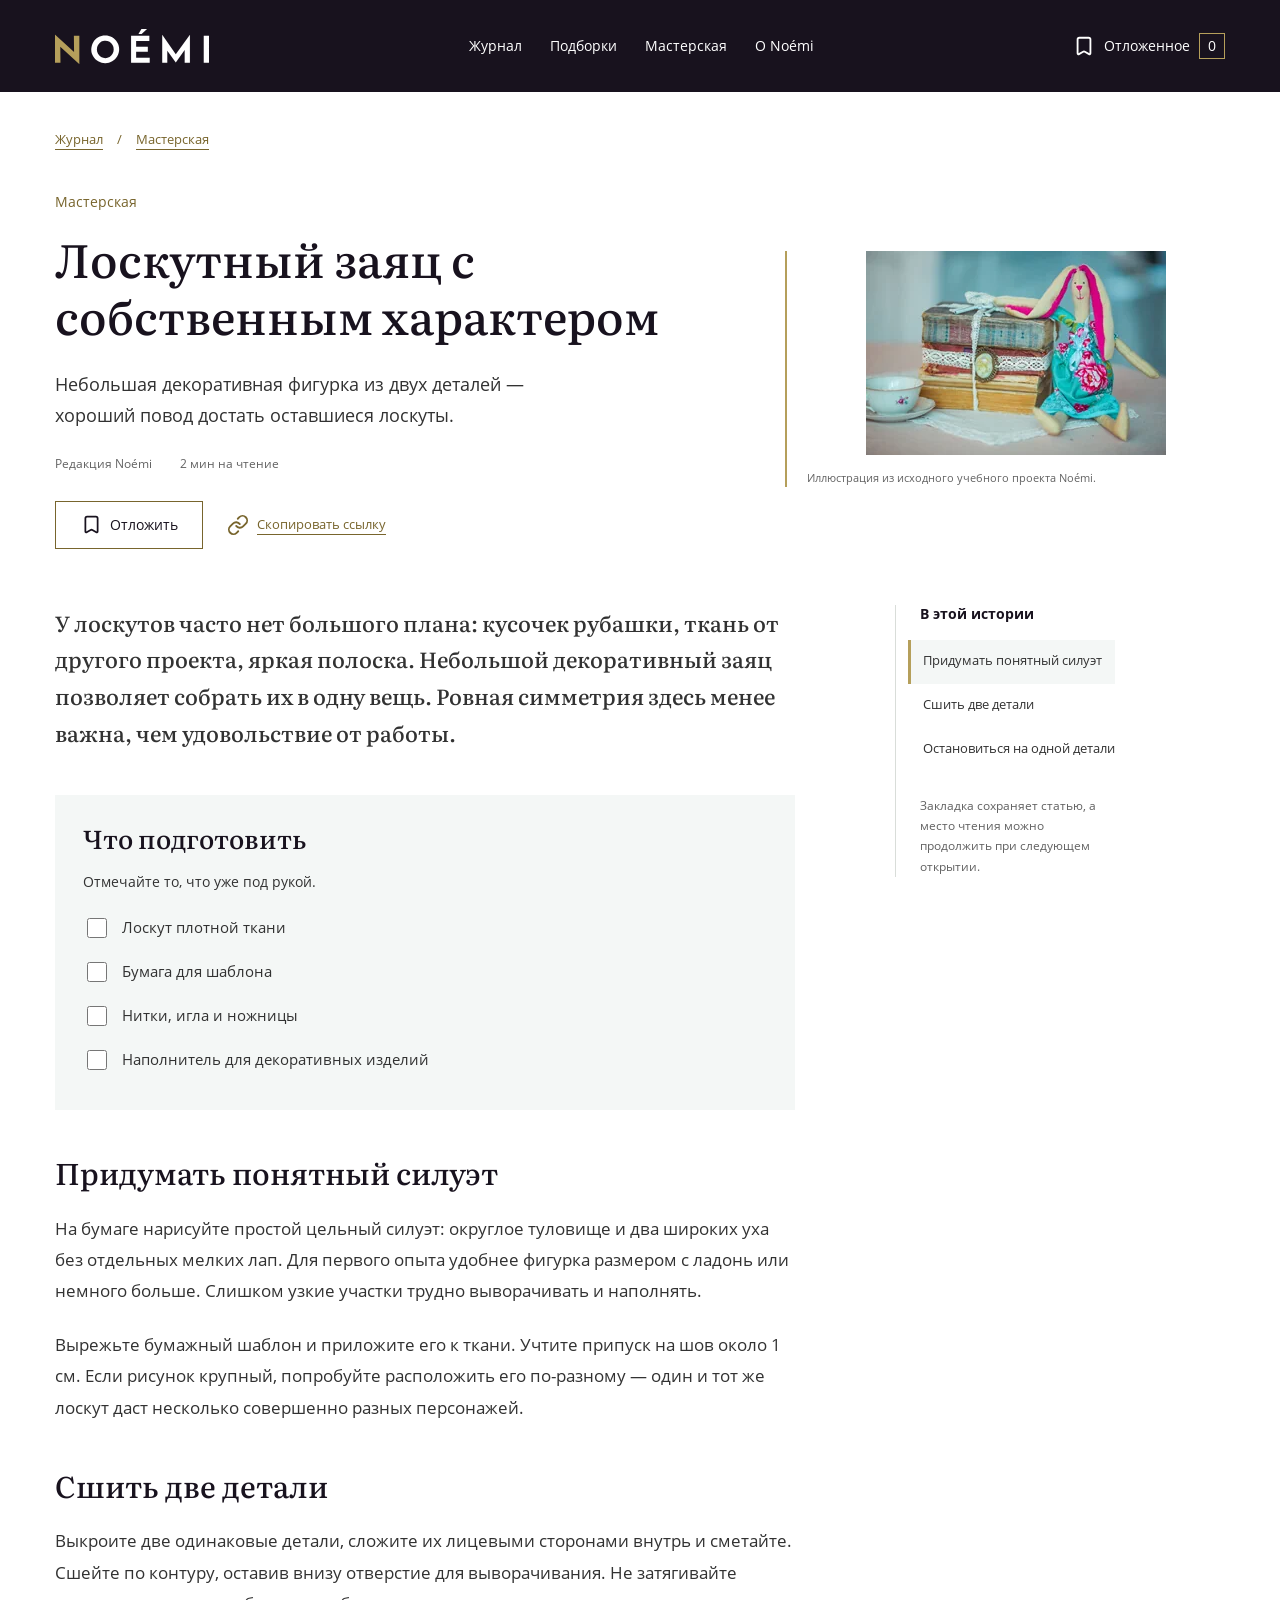
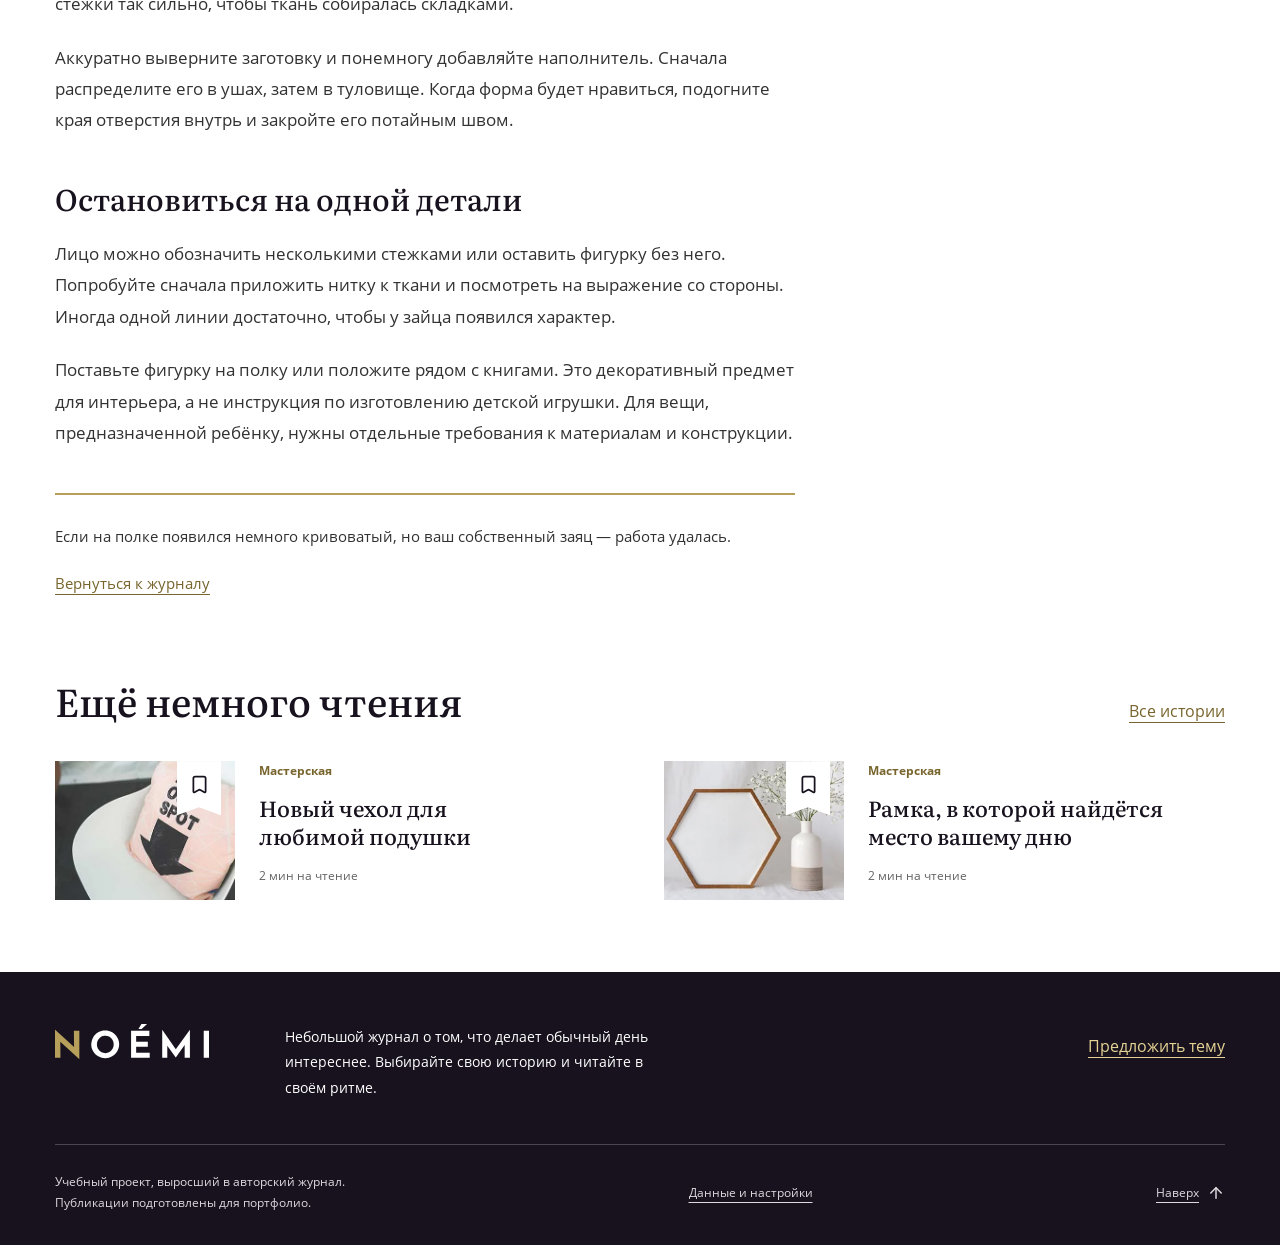
<file: articles/loskutnyy-zayats.html>
<!doctype html>
<html lang="ru">
  <head>
    <meta charset="UTF-8" />
    <meta name="viewport" content="width=device-width, initial-scale=1" />
    <title>Лоскутный заяц с собственным характером — Noémi</title>
    <meta
      name="description"
      content="Небольшая декоративная фигурка из двух деталей — хороший повод достать оставшиеся лоскуты."
    />
    <meta name="theme-color" content="#18121e" />
    <meta property="og:title" content="Лоскутный заяц с собственным характером — Noémi" />
    <meta
      property="og:description"
      content="Небольшая декоративная фигурка из двух деталей — хороший повод достать оставшиеся лоскуты."
    />
    <meta property="og:type" content="article" />
    <meta property="og:locale" content="ru_RU" />
    <link rel="icon" href="../svg/icon-bookmark.svg" type="image/svg+xml" />
    <link
      rel="preload"
      href="../fonts/Literata-Medium.woff2"
      as="font"
      type="font/woff2"
      crossorigin
    />
    <link
      rel="preload"
      href="../fonts/OpenSans-Regular-subset.woff2"
      as="font"
      type="font/woff2"
      crossorigin
    />
    <link rel="stylesheet" href="../css/style.css" />
    <script src="../js/main.js" defer></script>
  </head>
  <body
    id="top"
    data-page="article"
    data-story="loskutnyy-zayats"
    data-stories="pervaya-tropa,utro-u-morya,zelen-na-podokonnike,vecher-s-muzykoy,stol-bez-povoda,mesto-dlya-utra,chehol-dlya-podushki,ramka-dlya-doma,loskutnyy-zayats"
  >
    <svg
      class="icon-definitions"
      xmlns="http://www.w3.org/2000/svg"
      width="0"
      height="0"
      aria-hidden="true"
      focusable="false"
    >
      <defs>
        <symbol
          id="icon-arrow-up"
          viewBox="0 0 24 24"
          fill="none"
          stroke="currentColor"
          stroke-width="2"
          stroke-linecap="round"
          stroke-linejoin="round"
        >
          <path d="m5 12 7-7 7 7" />
          <path d="M12 19V5" />
        </symbol>
        <symbol
          id="icon-bookmark-check"
          viewBox="0 0 24 24"
          fill="none"
          stroke="currentColor"
          stroke-width="2"
          stroke-linecap="round"
          stroke-linejoin="round"
        >
          <path
            d="M17 3a2 2 0 0 1 2 2v15a1 1 0 0 1-1.496.868l-4.512-2.578a2 2 0 0 0-1.984 0l-4.512 2.578A1 1 0 0 1 5 20V5a2 2 0 0 1 2-2z"
          />
          <path d="m9 10 2 2 4-4" />
        </symbol>
        <symbol
          id="icon-bookmark"
          viewBox="0 0 24 24"
          fill="none"
          stroke="currentColor"
          stroke-width="2"
          stroke-linecap="round"
          stroke-linejoin="round"
        >
          <path
            d="M17 3a2 2 0 0 1 2 2v15a1 1 0 0 1-1.496.868l-4.512-2.578a2 2 0 0 0-1.984 0l-4.512 2.578A1 1 0 0 1 5 20V5a2 2 0 0 1 2-2z"
          />
        </symbol>
        <symbol
          id="icon-check"
          viewBox="0 0 24 24"
          fill="none"
          stroke="currentColor"
          stroke-width="2"
          stroke-linecap="round"
          stroke-linejoin="round"
        >
          <path d="M20 6 9 17l-5-5" />
        </symbol>
        <symbol
          id="icon-chevron-down"
          viewBox="0 0 24 24"
          fill="none"
          stroke="currentColor"
          stroke-width="2"
          stroke-linecap="round"
          stroke-linejoin="round"
        >
          <path d="m6 9 6 6 6-6" />
        </symbol>
        <symbol
          id="icon-link"
          viewBox="0 0 24 24"
          fill="none"
          stroke="currentColor"
          stroke-width="2"
          stroke-linecap="round"
          stroke-linejoin="round"
        >
          <path d="M10 13a5 5 0 0 0 7.54.54l3-3a5 5 0 0 0-7.07-7.07l-1.72 1.71" />
          <path d="M14 11a5 5 0 0 0-7.54-.54l-3 3a5 5 0 0 0 7.07 7.07l1.71-1.71" />
        </symbol>
        <symbol
          id="icon-menu"
          viewBox="0 0 24 24"
          fill="none"
          stroke="currentColor"
          stroke-width="2"
          stroke-linecap="round"
          stroke-linejoin="round"
        >
          <path d="M4 5h16" />
          <path d="M4 12h16" />
          <path d="M4 19h16" />
        </symbol>
        <symbol
          id="icon-search"
          viewBox="0 0 24 24"
          fill="none"
          stroke="currentColor"
          stroke-width="2"
          stroke-linecap="round"
          stroke-linejoin="round"
        >
          <path d="m21 21-4.34-4.34" />
          <circle cx="11" cy="11" r="8" />
        </symbol>
        <symbol
          id="icon-x"
          viewBox="0 0 24 24"
          fill="none"
          stroke="currentColor"
          stroke-width="2"
          stroke-linecap="round"
          stroke-linejoin="round"
        >
          <path d="M18 6 6 18" />
          <path d="m6 6 12 12" />
        </symbol>
        <symbol id="noemi-brand" fill="none" viewBox="0 0 3070 696">
          <path
            fill="#B59F5B"
            d="M485.331 135.438V696h-3.762L105.343 353.643l3.762 319.784H0V112.865h3.7623L379.988 458.984l-3.762-323.546h109.105Z"
          />
          <path
            fill="#fff"
            stroke="#E8E8E8"
            d="m861.808 165.967.009-.005.008-.005c41.291-26.275 86.341-37.543 138.935-37.543 52.58 0 93.88 11.261 138.94 37.548 41.32 26.295 75.13 60.101 101.42 101.42 26.28 41.293 37.55 86.343 37.55 135.169 0 48.823-11.27 93.882-37.56 138.948-26.28 45.059-60.08 75.103-101.42 101.409-41.29 26.275-86.34 37.543-138.93 37.543-48.821 0-93.878-11.263-138.943-37.548-41.335-26.305-75.126-56.348-101.41-101.404-26.287-45.063-37.551-86.355-37.554-138.927 3.76-45.089 15.032-93.909 37.553-135.204 26.304-41.331 56.348-75.12 101.402-101.401Zm-4.448 327.124c15.076 26.384 33.944 49.036 60.382 64.143 26.411 15.092 52.832 22.639 86.778 22.639 30.19 0 56.61-7.55 83.02-22.639 26.44-15.107 45.31-37.759 60.38-64.143 15.1-26.414 22.64-56.598 22.64-86.777 0-33.948-7.55-60.368-22.64-86.778-15.07-26.383-33.94-49.036-60.38-64.143-26.41-15.089-52.83-22.639-83.02-22.639-30.102 0-64.128 3.754-86.85 22.689l-.032.027c-22.552 18.793-45.184 37.652-60.278 64.066-15.095 26.415-22.639 56.598-22.639 86.778 0 30.179 7.544 60.363 22.639 86.777ZM1617.77 572.349h270.38v100.578h-371.46V135.938h363.94v100.578h-263.36v117.627h233.26v100.579h-233.26v117.627h.5ZM1834.67.5l-107.99 96.8162h-62.87L1723.39.5h111.28ZM2584.26 417.31l-176.42 247.736-168.89-232.691-.91-1.247v241.819h-100.58V114.453l269.97 386.201.41.574.41-.566 281.26-386.261v558.526h-104.34V416.036l-.91 1.274ZM3069.5 135.938v536.989h-104.34V135.938h104.34Z"
          />
        </symbol>
      </defs></svg
    ><a class="skip-link" href="#main-content">Перейти к содержимому</a>
    <header class="header">
      <div class="container header__inner">
        <a class="header__logo" href="../index.html" aria-label="Noémi — главная"
          ><svg
            class="brand-mark"
            width="154"
            height="35"
            viewBox="0 0 3070 696"
            aria-hidden="true"
            focusable="false"
          >
            <use href="#noemi-brand"></use></svg></a
        ><button
          class="header__toggle"
          type="button"
          aria-expanded="false"
          aria-controls="site-menu"
          aria-label="Открыть меню"
          hidden
        >
          <svg
            class="icon icon--menu"
            width="22"
            height="22"
            viewBox="0 0 24 24"
            aria-hidden="true"
            focusable="false"
          >
            <use href="#icon-menu"></use></svg
          ><svg
            class="icon icon--menu-close"
            width="22"
            height="22"
            viewBox="0 0 24 24"
            aria-hidden="true"
            focusable="false"
          >
            <use href="#icon-x"></use></svg
          ><span>Меню</span>
        </button>
        <nav class="header__menu" id="site-menu" aria-label="Главная навигация">
          <a href="../index.html#journal">Журнал</a><a href="../index.html#collections">Подборки</a
          ><a href="../index.html#workshop">Мастерская</a><a href="../index.html#about">О Noémi</a>
        </nav>
        <a class="header__saved" href="../index.html?saved=1#journal" hidden
          ><svg
            class="icon icon--bookmark"
            width="22"
            height="22"
            viewBox="0 0 24 24"
            aria-hidden="true"
            focusable="false"
          >
            <use href="#icon-bookmark"></use></svg
          ><span>Отложенное</span><span class="header__count" data-saved-count>0</span></a
        >
      </div>
    </header>
    <div
      class="reading-progress"
      role="progressbar"
      aria-label="Прогресс чтения"
      aria-valuemin="0"
      aria-valuemax="100"
      aria-valuenow="0"
      hidden
    >
      <span></span>
    </div>
    <main id="main-content" tabindex="-1">
      <article class="article">
        <div class="container">
          <nav class="breadcrumbs" aria-label="Хлебные крошки">
            <a href="../index.html#journal">Журнал</a><span aria-hidden="true">/</span
            ><a href="../index.html?category=craft#journal">Мастерская</a>
          </nav>
          <header class="article__header">
            <div>
              <p class="section-note">Мастерская</p>
              <h1>Лоскутный заяц с собственным характером</h1>
              <p class="article__intro">
                Небольшая декоративная фигурка из двух деталей — хороший повод достать оставшиеся
                лоскуты.
              </p>
              <div class="article__meta">
                <span>Редакция Noémi</span><span>2 мин на чтение</span>
              </div>
              <div class="article__actions">
                <button
                  class="save-button"
                  type="button"
                  data-save="loskutnyy-zayats"
                  data-title="Лоскутный заяц с собственным характером"
                  aria-pressed="false"
                  aria-label="Отложить статью «Лоскутный заяц с собственным характером»"
                  hidden
                >
                  <svg
                    class="icon icon--bookmark"
                    width="22"
                    height="22"
                    viewBox="0 0 24 24"
                    aria-hidden="true"
                    focusable="false"
                  >
                    <use href="#icon-bookmark"></use></svg
                  ><svg
                    class="icon icon--bookmark-check"
                    width="22"
                    height="22"
                    viewBox="0 0 24 24"
                    aria-hidden="true"
                    focusable="false"
                  >
                    <use href="#icon-bookmark-check"></use></svg
                  ><span class="save-button__text">Отложить</span></button
                ><button class="text-button article__copy" type="button" hidden>
                  <svg
                    class="icon icon--link"
                    width="22"
                    height="22"
                    viewBox="0 0 24 24"
                    aria-hidden="true"
                    focusable="false"
                  >
                    <use href="#icon-link"></use></svg
                  >Скопировать ссылку
                </button>
              </div>
              <div class="article__copy-fallback" hidden>
                <label class="field" for="share-link"
                  >Выделенная ссылка — скопируйте её вручную<input
                    id="share-link"
                    type="url"
                    readonly
                /></label>
              </div>
              <div class="article__resume" hidden>
                <p>Вы уже начинали эту историю.</p>
                <button class="text-button" type="button">Продолжить с места остановки</button>
              </div>
            </div>
            <figure class="article__cover">
              <img
                class=""
                src="../img/shop-item-desk2.webp"
                width="300"
                height="204"
                alt="Яркая текстильная фигурка зайца рядом с домашними баночками"
                loading="eager"
                decoding="async"
              />
              <figcaption>Иллюстрация из исходного учебного проекта Noémi.</figcaption>
            </figure>
          </header>
          <div class="article__layout">
            <div class="article__content" id="article-content">
              <p class="article__lead">
                У лоскутов часто нет большого плана: кусочек рубашки, ткань от другого проекта,
                яркая полоска. Небольшой декоративный заяц позволяет собрать их в одну вещь. Ровная
                симметрия здесь менее важна, чем удовольствие от работы.
              </p>
              <section class="materials" aria-labelledby="materials-title">
                <h2 id="materials-title">Что подготовить</h2>
                <p>Отмечайте то, что уже под рукой.</p>
                <ul>
                  <li>
                    <label><input type="checkbox" />Лоскут плотной ткани</label>
                  </li>
                  <li>
                    <label><input type="checkbox" />Бумага для шаблона</label>
                  </li>
                  <li>
                    <label><input type="checkbox" />Нитки, игла и ножницы</label>
                  </li>
                  <li>
                    <label><input type="checkbox" />Наполнитель для декоративных изделий</label>
                  </li>
                </ul>
              </section>
              <section class="article__section" id="section-1">
                <h2>Придумать понятный силуэт</h2>
                <p>
                  На бумаге нарисуйте простой цельный силуэт: округлое туловище и два широких уха
                  без отдельных мелких лап. Для первого опыта удобнее фигурка размером с ладонь или
                  немного больше. Слишком узкие участки трудно выворачивать и наполнять.
                </p>
                <p>
                  Вырежьте бумажный шаблон и приложите его к ткани. Учтите припуск на шов около 1
                  см. Если рисунок крупный, попробуйте расположить его по-разному — один и тот же
                  лоскут даст несколько совершенно разных персонажей.
                </p>
              </section>
              <section class="article__section" id="section-2">
                <h2>Сшить две детали</h2>
                <p>
                  Выкроите две одинаковые детали, сложите их лицевыми сторонами внутрь и сметайте.
                  Сшейте по контуру, оставив внизу отверстие для выворачивания. Не затягивайте
                  стежки так сильно, чтобы ткань собиралась складками.
                </p>
                <p>
                  Аккуратно выверните заготовку и понемногу добавляйте наполнитель. Сначала
                  распределите его в ушах, затем в туловище. Когда форма будет нравиться, подогните
                  края отверстия внутрь и закройте его потайным швом.
                </p>
              </section>
              <section class="article__section" id="section-3">
                <h2>Остановиться на одной детали</h2>
                <p>
                  Лицо можно обозначить несколькими стежками или оставить фигурку без него.
                  Попробуйте сначала приложить нитку к ткани и посмотреть на выражение со стороны.
                  Иногда одной линии достаточно, чтобы у зайца появился характер.
                </p>
                <p>
                  Поставьте фигурку на полку или положите рядом с книгами. Это декоративный предмет
                  для интерьера, а не инструкция по изготовлению детской игрушки. Для вещи,
                  предназначенной ребёнку, нужны отдельные требования к материалам и конструкции.
                </p>
              </section>
              <div class="article__ending">
                <p>
                  Если на полке появился немного кривоватый, но ваш собственный заяц — работа
                  удалась.
                </p>
                <a href="../index.html#journal">Вернуться к журналу</a>
              </div>
            </div>
            <aside class="contents" aria-labelledby="contents-title">
              <h2 id="contents-title">В этой истории</h2>
              <ol>
                <li><a href="#section-1">Придумать понятный силуэт</a></li>
                <li><a href="#section-2">Сшить две детали</a></li>
                <li><a href="#section-3">Остановиться на одной детали</a></li>
              </ol>
              <p>
                Закладка сохраняет статью, а место чтения можно продолжить при следующем открытии.
              </p>
              <p class="storage-note" hidden></p>
            </aside>
          </div>
        </div>
      </article>
      <section class="related" aria-labelledby="related-title">
        <div class="container">
          <div class="section-heading">
            <h2 id="related-title">Ещё немного чтения</h2>
            <a href="../index.html#journal">Все истории</a>
          </div>
          <div class="related__grid">
            <article
              class="story-card"
              data-story-id="chehol-dlya-podushki"
              data-category="craft"
              data-search="Новый чехол для любимой подушки Несложный съёмный чехол с нахлёстом: подобрать ткань, снять мерки и собрать первую вещь для дома. Мастерская"
            >
              <div class="story-card__media">
                <a href="../articles/chehol-dlya-podushki.html" tabindex="-1" aria-hidden="true"
                  ><img
                    class=""
                    src="../img/last-post5.webp"
                    width="381"
                    height="294"
                    alt="Светлая декоративная подушка с геометрическим принтом на кресле"
                    loading="lazy"
                    decoding="async" /></a
                ><button
                  class="save-button story-card__save"
                  type="button"
                  data-save="chehol-dlya-podushki"
                  data-title="Новый чехол для любимой подушки"
                  aria-pressed="false"
                  aria-label="Отложить статью «Новый чехол для любимой подушки»"
                  hidden
                >
                  <svg
                    class="icon icon--bookmark"
                    width="22"
                    height="22"
                    viewBox="0 0 24 24"
                    aria-hidden="true"
                    focusable="false"
                  >
                    <use href="#icon-bookmark"></use></svg
                  ><svg
                    class="icon icon--bookmark-check"
                    width="22"
                    height="22"
                    viewBox="0 0 24 24"
                    aria-hidden="true"
                    focusable="false"
                  >
                    <use href="#icon-bookmark-check"></use></svg
                  ><span class="save-button__text">Отложить</span>
                </button>
              </div>
              <div class="story-card__body">
                <p class="story-card__category">Мастерская</p>
                <h3 class="story-card__title">
                  <a href="../articles/chehol-dlya-podushki.html"
                    >Новый чехол для любимой подушки</a
                  >
                </h3>
                <p class="story-card__desc">
                  Несложный съёмный чехол с нахлёстом: подобрать ткань, снять мерки и собрать первую
                  вещь для дома.
                </p>
                <p class="story-card__meta">2 мин на чтение</p>
              </div>
            </article>
            <article
              class="story-card"
              data-story-id="ramka-dlya-doma"
              data-category="craft"
              data-search="Рамка, в которой найдётся место вашему дню Дать готовой рамке новую жизнь: подобрать фон и собрать небольшую композицию из личных находок. Мастерская"
            >
              <div class="story-card__media">
                <a href="../articles/ramka-dlya-doma.html" tabindex="-1" aria-hidden="true"
                  ><img
                    class=""
                    src="../img/shop-item-desk3.webp"
                    width="300"
                    height="204"
                    alt="Шестиугольная деревянная рамка рядом с белой вазой"
                    loading="lazy"
                    decoding="async" /></a
                ><button
                  class="save-button story-card__save"
                  type="button"
                  data-save="ramka-dlya-doma"
                  data-title="Рамка, в которой найдётся место вашему дню"
                  aria-pressed="false"
                  aria-label="Отложить статью «Рамка, в которой найдётся место вашему дню»"
                  hidden
                >
                  <svg
                    class="icon icon--bookmark"
                    width="22"
                    height="22"
                    viewBox="0 0 24 24"
                    aria-hidden="true"
                    focusable="false"
                  >
                    <use href="#icon-bookmark"></use></svg
                  ><svg
                    class="icon icon--bookmark-check"
                    width="22"
                    height="22"
                    viewBox="0 0 24 24"
                    aria-hidden="true"
                    focusable="false"
                  >
                    <use href="#icon-bookmark-check"></use></svg
                  ><span class="save-button__text">Отложить</span>
                </button>
              </div>
              <div class="story-card__body">
                <p class="story-card__category">Мастерская</p>
                <h3 class="story-card__title">
                  <a href="../articles/ramka-dlya-doma.html"
                    >Рамка, в которой найдётся место вашему дню</a
                  >
                </h3>
                <p class="story-card__desc">
                  Дать готовой рамке новую жизнь: подобрать фон и собрать небольшую композицию из
                  личных находок.
                </p>
                <p class="story-card__meta">2 мин на чтение</p>
              </div>
            </article>
          </div>
        </div>
      </section>
    </main>
    <footer class="footer" id="about">
      <div class="container">
        <div class="footer__top">
          <a href="../index.html" class="footer__logo" aria-label="Noémi — главная"
            ><svg
              class="brand-mark"
              width="154"
              height="35"
              viewBox="0 0 3070 696"
              aria-hidden="true"
              focusable="false"
            >
              <use href="#noemi-brand"></use></svg
          ></a>
          <p class="footer__intro">
            Небольшой журнал о том, что делает обычный день интереснее. Выбирайте свою историю и
            читайте в своём ритме.
          </p>
          <button class="footer__feedback text-button" type="button" data-feedback hidden>
            Предложить тему
          </button>
        </div>
        <div class="footer__bottom">
          <p>
            Учебный проект, выросший в авторский журнал.<br />Публикации подготовлены для портфолио.
          </p>
          <a href="../privacy.html">Данные и настройки</a
          ><a class="footer__up" href="#top"
            >Наверх
            <svg
              class="icon icon--arrow-up"
              width="22"
              height="22"
              viewBox="0 0 24 24"
              aria-hidden="true"
              focusable="false"
            >
              <use href="#icon-arrow-up"></use></svg
          ></a>
        </div>
      </div>
    </footer>
    <dialog class="feedback" aria-labelledby="feedback-title">
      <button
        class="feedback__close icon-button"
        type="button"
        data-close
        aria-label="Закрыть окно"
      >
        <svg
          class="icon icon--x"
          width="22"
          height="22"
          viewBox="0 0 24 24"
          aria-hidden="true"
          focusable="false"
        >
          <use href="#icon-x"></use>
        </svg>
      </button>
      <p class="section-note">Поговорим о журнале</p>
      <h2 id="feedback-title">О чём хочется прочитать?</h2>
      <p class="form-note">Это учебная форма. Ответы не отправляются и не сохраняются.</p>
      <form class="feedback__form" novalidate>
        <div class="form-errors" tabindex="-1" hidden>
          <h3>Проверьте ответ</h3>
          <ul></ul>
        </div>
        <label class="field" for="frequency"
          >Как часто вы заглядываете в журнал?<select id="frequency" name="frequency">
            <option>Почти каждый день</option>
            <option>Несколько раз в неделю</option>
            <option>Иногда</option>
            <option>Сегодня впервые</option>
          </select></label
        >
        <fieldset class="feedback__choices">
          <legend>Подписаны ли вы на подобные рассылки?</legend>
          <label><input type="radio" name="subscribed" value="yes" />Да</label
          ><label><input type="radio" name="subscribed" value="no" />Нет</label>
        </fieldset>
        <label class="field" for="feedback-message"
          >Ваша идея <span>(обязательно)</span
          ><textarea
            id="feedback-message"
            name="message"
            rows="4"
            maxlength="1000"
            required
            aria-describedby="feedback-message-error"
          ></textarea>
        </label>
        <p class="field-error" id="feedback-message-error" hidden></p>
        <button class="button" type="submit">Проверить отзыв</button>
        <p class="feedback__status" role="status"></p>
      </form>
    </dialog>
    <div class="notice" hidden>
      <p class="notice__message" role="status" aria-atomic="true"></p>
      <button class="notice__undo text-button" type="button" hidden>Вернуть</button
      ><button class="notice__close icon-button" type="button" aria-label="Скрыть сообщение">
        <svg
          class="icon icon--x"
          width="22"
          height="22"
          viewBox="0 0 24 24"
          aria-hidden="true"
          focusable="false"
        >
          <use href="#icon-x"></use>
        </svg>
      </button>
    </div>
  </body>
</html>
</file>
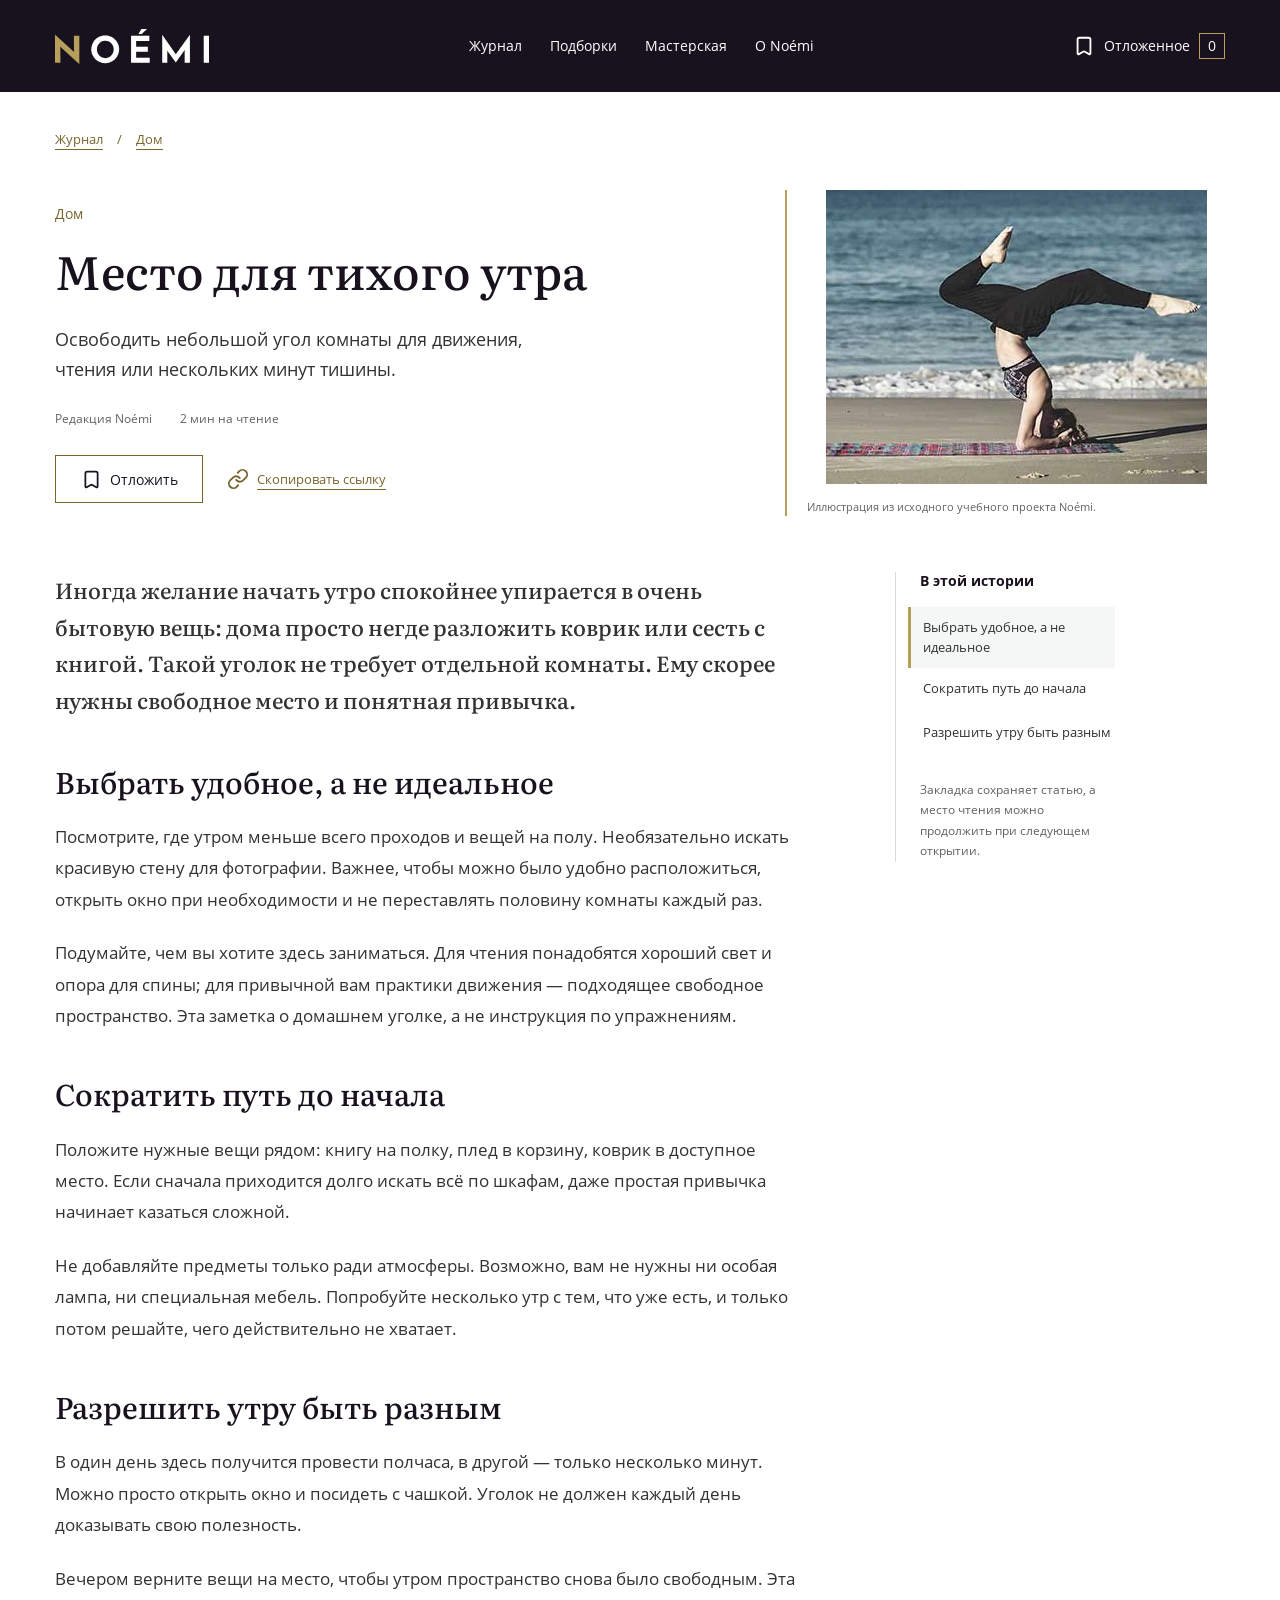
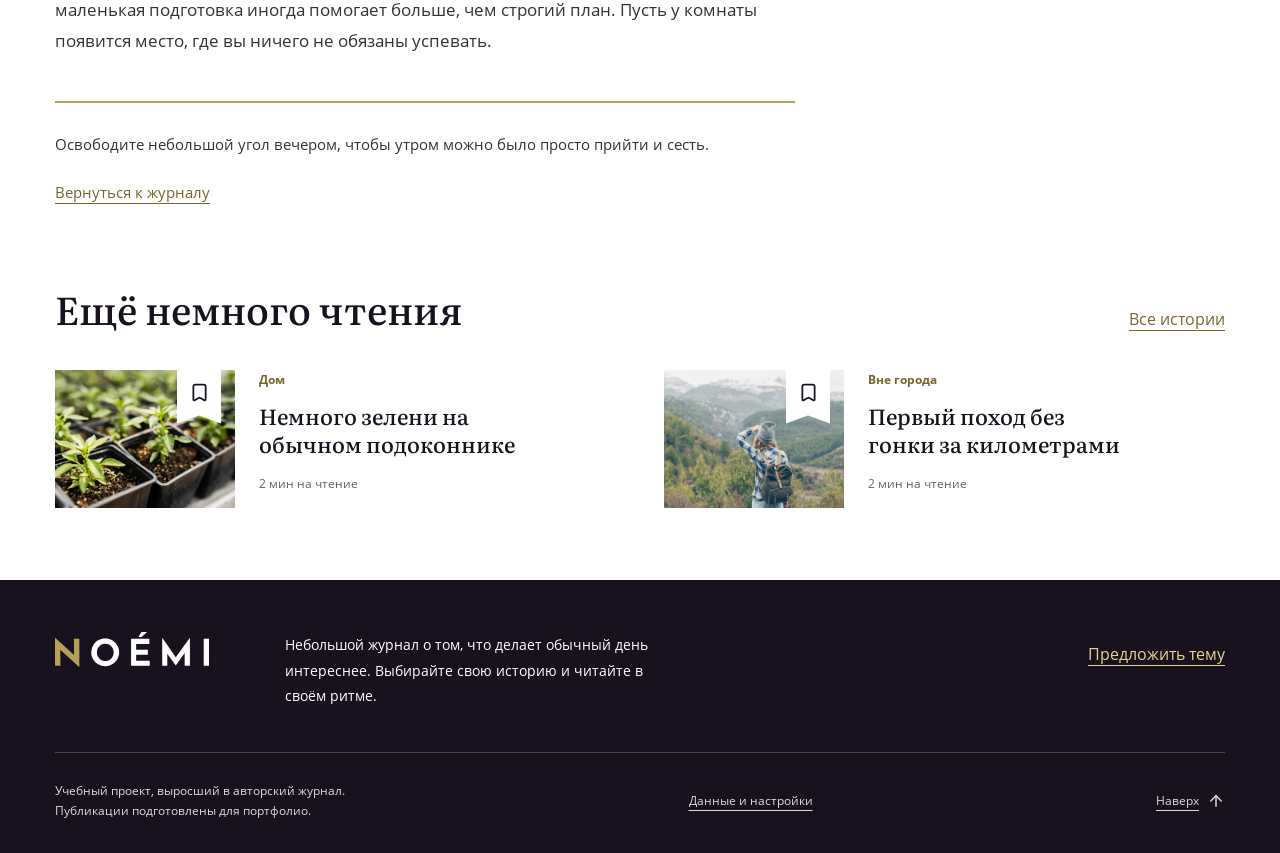
<file: articles/mesto-dlya-utra.html>
<!doctype html>
<html lang="ru">
  <head>
    <meta charset="UTF-8" />
    <meta name="viewport" content="width=device-width, initial-scale=1" />
    <title>Место для тихого утра — Noémi</title>
    <meta
      name="description"
      content="Освободить небольшой угол комнаты для движения, чтения или нескольких минут тишины."
    />
    <meta name="theme-color" content="#18121e" />
    <meta property="og:title" content="Место для тихого утра — Noémi" />
    <meta
      property="og:description"
      content="Освободить небольшой угол комнаты для движения, чтения или нескольких минут тишины."
    />
    <meta property="og:type" content="article" />
    <meta property="og:locale" content="ru_RU" />
    <link rel="icon" href="../svg/icon-bookmark.svg" type="image/svg+xml" />
    <link
      rel="preload"
      href="../fonts/Literata-Medium.woff2"
      as="font"
      type="font/woff2"
      crossorigin
    />
    <link
      rel="preload"
      href="../fonts/OpenSans-Regular-subset.woff2"
      as="font"
      type="font/woff2"
      crossorigin
    />
    <link rel="stylesheet" href="../css/style.css" />
    <script src="../js/main.js" defer></script>
  </head>
  <body
    id="top"
    data-page="article"
    data-story="mesto-dlya-utra"
    data-stories="pervaya-tropa,utro-u-morya,zelen-na-podokonnike,vecher-s-muzykoy,stol-bez-povoda,mesto-dlya-utra,chehol-dlya-podushki,ramka-dlya-doma,loskutnyy-zayats"
  >
    <svg
      class="icon-definitions"
      xmlns="http://www.w3.org/2000/svg"
      width="0"
      height="0"
      aria-hidden="true"
      focusable="false"
    >
      <defs>
        <symbol
          id="icon-arrow-up"
          viewBox="0 0 24 24"
          fill="none"
          stroke="currentColor"
          stroke-width="2"
          stroke-linecap="round"
          stroke-linejoin="round"
        >
          <path d="m5 12 7-7 7 7" />
          <path d="M12 19V5" />
        </symbol>
        <symbol
          id="icon-bookmark-check"
          viewBox="0 0 24 24"
          fill="none"
          stroke="currentColor"
          stroke-width="2"
          stroke-linecap="round"
          stroke-linejoin="round"
        >
          <path
            d="M17 3a2 2 0 0 1 2 2v15a1 1 0 0 1-1.496.868l-4.512-2.578a2 2 0 0 0-1.984 0l-4.512 2.578A1 1 0 0 1 5 20V5a2 2 0 0 1 2-2z"
          />
          <path d="m9 10 2 2 4-4" />
        </symbol>
        <symbol
          id="icon-bookmark"
          viewBox="0 0 24 24"
          fill="none"
          stroke="currentColor"
          stroke-width="2"
          stroke-linecap="round"
          stroke-linejoin="round"
        >
          <path
            d="M17 3a2 2 0 0 1 2 2v15a1 1 0 0 1-1.496.868l-4.512-2.578a2 2 0 0 0-1.984 0l-4.512 2.578A1 1 0 0 1 5 20V5a2 2 0 0 1 2-2z"
          />
        </symbol>
        <symbol
          id="icon-check"
          viewBox="0 0 24 24"
          fill="none"
          stroke="currentColor"
          stroke-width="2"
          stroke-linecap="round"
          stroke-linejoin="round"
        >
          <path d="M20 6 9 17l-5-5" />
        </symbol>
        <symbol
          id="icon-chevron-down"
          viewBox="0 0 24 24"
          fill="none"
          stroke="currentColor"
          stroke-width="2"
          stroke-linecap="round"
          stroke-linejoin="round"
        >
          <path d="m6 9 6 6 6-6" />
        </symbol>
        <symbol
          id="icon-link"
          viewBox="0 0 24 24"
          fill="none"
          stroke="currentColor"
          stroke-width="2"
          stroke-linecap="round"
          stroke-linejoin="round"
        >
          <path d="M10 13a5 5 0 0 0 7.54.54l3-3a5 5 0 0 0-7.07-7.07l-1.72 1.71" />
          <path d="M14 11a5 5 0 0 0-7.54-.54l-3 3a5 5 0 0 0 7.07 7.07l1.71-1.71" />
        </symbol>
        <symbol
          id="icon-menu"
          viewBox="0 0 24 24"
          fill="none"
          stroke="currentColor"
          stroke-width="2"
          stroke-linecap="round"
          stroke-linejoin="round"
        >
          <path d="M4 5h16" />
          <path d="M4 12h16" />
          <path d="M4 19h16" />
        </symbol>
        <symbol
          id="icon-search"
          viewBox="0 0 24 24"
          fill="none"
          stroke="currentColor"
          stroke-width="2"
          stroke-linecap="round"
          stroke-linejoin="round"
        >
          <path d="m21 21-4.34-4.34" />
          <circle cx="11" cy="11" r="8" />
        </symbol>
        <symbol
          id="icon-x"
          viewBox="0 0 24 24"
          fill="none"
          stroke="currentColor"
          stroke-width="2"
          stroke-linecap="round"
          stroke-linejoin="round"
        >
          <path d="M18 6 6 18" />
          <path d="m6 6 12 12" />
        </symbol>
        <symbol id="noemi-brand" fill="none" viewBox="0 0 3070 696">
          <path
            fill="#B59F5B"
            d="M485.331 135.438V696h-3.762L105.343 353.643l3.762 319.784H0V112.865h3.7623L379.988 458.984l-3.762-323.546h109.105Z"
          />
          <path
            fill="#fff"
            stroke="#E8E8E8"
            d="m861.808 165.967.009-.005.008-.005c41.291-26.275 86.341-37.543 138.935-37.543 52.58 0 93.88 11.261 138.94 37.548 41.32 26.295 75.13 60.101 101.42 101.42 26.28 41.293 37.55 86.343 37.55 135.169 0 48.823-11.27 93.882-37.56 138.948-26.28 45.059-60.08 75.103-101.42 101.409-41.29 26.275-86.34 37.543-138.93 37.543-48.821 0-93.878-11.263-138.943-37.548-41.335-26.305-75.126-56.348-101.41-101.404-26.287-45.063-37.551-86.355-37.554-138.927 3.76-45.089 15.032-93.909 37.553-135.204 26.304-41.331 56.348-75.12 101.402-101.401Zm-4.448 327.124c15.076 26.384 33.944 49.036 60.382 64.143 26.411 15.092 52.832 22.639 86.778 22.639 30.19 0 56.61-7.55 83.02-22.639 26.44-15.107 45.31-37.759 60.38-64.143 15.1-26.414 22.64-56.598 22.64-86.777 0-33.948-7.55-60.368-22.64-86.778-15.07-26.383-33.94-49.036-60.38-64.143-26.41-15.089-52.83-22.639-83.02-22.639-30.102 0-64.128 3.754-86.85 22.689l-.032.027c-22.552 18.793-45.184 37.652-60.278 64.066-15.095 26.415-22.639 56.598-22.639 86.778 0 30.179 7.544 60.363 22.639 86.777ZM1617.77 572.349h270.38v100.578h-371.46V135.938h363.94v100.578h-263.36v117.627h233.26v100.579h-233.26v117.627h.5ZM1834.67.5l-107.99 96.8162h-62.87L1723.39.5h111.28ZM2584.26 417.31l-176.42 247.736-168.89-232.691-.91-1.247v241.819h-100.58V114.453l269.97 386.201.41.574.41-.566 281.26-386.261v558.526h-104.34V416.036l-.91 1.274ZM3069.5 135.938v536.989h-104.34V135.938h104.34Z"
          />
        </symbol>
      </defs></svg
    ><a class="skip-link" href="#main-content">Перейти к содержимому</a>
    <header class="header">
      <div class="container header__inner">
        <a class="header__logo" href="../index.html" aria-label="Noémi — главная"
          ><svg
            class="brand-mark"
            width="154"
            height="35"
            viewBox="0 0 3070 696"
            aria-hidden="true"
            focusable="false"
          >
            <use href="#noemi-brand"></use></svg></a
        ><button
          class="header__toggle"
          type="button"
          aria-expanded="false"
          aria-controls="site-menu"
          aria-label="Открыть меню"
          hidden
        >
          <svg
            class="icon icon--menu"
            width="22"
            height="22"
            viewBox="0 0 24 24"
            aria-hidden="true"
            focusable="false"
          >
            <use href="#icon-menu"></use></svg
          ><svg
            class="icon icon--menu-close"
            width="22"
            height="22"
            viewBox="0 0 24 24"
            aria-hidden="true"
            focusable="false"
          >
            <use href="#icon-x"></use></svg
          ><span>Меню</span>
        </button>
        <nav class="header__menu" id="site-menu" aria-label="Главная навигация">
          <a href="../index.html#journal">Журнал</a><a href="../index.html#collections">Подборки</a
          ><a href="../index.html#workshop">Мастерская</a><a href="../index.html#about">О Noémi</a>
        </nav>
        <a class="header__saved" href="../index.html?saved=1#journal" hidden
          ><svg
            class="icon icon--bookmark"
            width="22"
            height="22"
            viewBox="0 0 24 24"
            aria-hidden="true"
            focusable="false"
          >
            <use href="#icon-bookmark"></use></svg
          ><span>Отложенное</span><span class="header__count" data-saved-count>0</span></a
        >
      </div>
    </header>
    <div
      class="reading-progress"
      role="progressbar"
      aria-label="Прогресс чтения"
      aria-valuemin="0"
      aria-valuemax="100"
      aria-valuenow="0"
      hidden
    >
      <span></span>
    </div>
    <main id="main-content" tabindex="-1">
      <article class="article">
        <div class="container">
          <nav class="breadcrumbs" aria-label="Хлебные крошки">
            <a href="../index.html#journal">Журнал</a><span aria-hidden="true">/</span
            ><a href="../index.html?category=home#journal">Дом</a>
          </nav>
          <header class="article__header">
            <div>
              <p class="section-note">Дом</p>
              <h1>Место для тихого утра</h1>
              <p class="article__intro">
                Освободить небольшой угол комнаты для движения, чтения или нескольких минут тишины.
              </p>
              <div class="article__meta">
                <span>Редакция Noémi</span><span>2 мин на чтение</span>
              </div>
              <div class="article__actions">
                <button
                  class="save-button"
                  type="button"
                  data-save="mesto-dlya-utra"
                  data-title="Место для тихого утра"
                  aria-pressed="false"
                  aria-label="Отложить статью «Место для тихого утра»"
                  hidden
                >
                  <svg
                    class="icon icon--bookmark"
                    width="22"
                    height="22"
                    viewBox="0 0 24 24"
                    aria-hidden="true"
                    focusable="false"
                  >
                    <use href="#icon-bookmark"></use></svg
                  ><svg
                    class="icon icon--bookmark-check"
                    width="22"
                    height="22"
                    viewBox="0 0 24 24"
                    aria-hidden="true"
                    focusable="false"
                  >
                    <use href="#icon-bookmark-check"></use></svg
                  ><span class="save-button__text">Отложить</span></button
                ><button class="text-button article__copy" type="button" hidden>
                  <svg
                    class="icon icon--link"
                    width="22"
                    height="22"
                    viewBox="0 0 24 24"
                    aria-hidden="true"
                    focusable="false"
                  >
                    <use href="#icon-link"></use></svg
                  >Скопировать ссылку
                </button>
              </div>
              <div class="article__copy-fallback" hidden>
                <label class="field" for="share-link"
                  >Выделенная ссылка — скопируйте её вручную<input
                    id="share-link"
                    type="url"
                    readonly
                /></label>
              </div>
              <div class="article__resume" hidden>
                <p>Вы уже начинали эту историю.</p>
                <button class="text-button" type="button">Продолжить с места остановки</button>
              </div>
            </div>
            <figure class="article__cover">
              <img
                class=""
                src="../img/last-post2.webp"
                width="381"
                height="294"
                alt="Занятие йогой на открытом воздухе у воды"
                loading="eager"
                decoding="async"
              />
              <figcaption>Иллюстрация из исходного учебного проекта Noémi.</figcaption>
            </figure>
          </header>
          <div class="article__layout">
            <div class="article__content" id="article-content">
              <p class="article__lead">
                Иногда желание начать утро спокойнее упирается в очень бытовую вещь: дома просто
                негде разложить коврик или сесть с книгой. Такой уголок не требует отдельной
                комнаты. Ему скорее нужны свободное место и понятная привычка.
              </p>
              <section class="article__section" id="section-1">
                <h2>Выбрать удобное, а не идеальное</h2>
                <p>
                  Посмотрите, где утром меньше всего проходов и вещей на полу. Необязательно искать
                  красивую стену для фотографии. Важнее, чтобы можно было удобно расположиться,
                  открыть окно при необходимости и не переставлять половину комнаты каждый раз.
                </p>
                <p>
                  Подумайте, чем вы хотите здесь заниматься. Для чтения понадобятся хороший свет и
                  опора для спины; для привычной вам практики движения — подходящее свободное
                  пространство. Эта заметка о домашнем уголке, а не инструкция по упражнениям.
                </p>
              </section>
              <section class="article__section" id="section-2">
                <h2>Сократить путь до начала</h2>
                <p>
                  Положите нужные вещи рядом: книгу на полку, плед в корзину, коврик в доступное
                  место. Если сначала приходится долго искать всё по шкафам, даже простая привычка
                  начинает казаться сложной.
                </p>
                <p>
                  Не добавляйте предметы только ради атмосферы. Возможно, вам не нужны ни особая
                  лампа, ни специальная мебель. Попробуйте несколько утр с тем, что уже есть, и
                  только потом решайте, чего действительно не хватает.
                </p>
              </section>
              <section class="article__section" id="section-3">
                <h2>Разрешить утру быть разным</h2>
                <p>
                  В один день здесь получится провести полчаса, в другой — только несколько минут.
                  Можно просто открыть окно и посидеть с чашкой. Уголок не должен каждый день
                  доказывать свою полезность.
                </p>
                <p>
                  Вечером верните вещи на место, чтобы утром пространство снова было свободным. Эта
                  маленькая подготовка иногда помогает больше, чем строгий план. Пусть у комнаты
                  появится место, где вы ничего не обязаны успевать.
                </p>
              </section>
              <div class="article__ending">
                <p>
                  Освободите небольшой угол вечером, чтобы утром можно было просто прийти и сесть.
                </p>
                <a href="../index.html#journal">Вернуться к журналу</a>
              </div>
            </div>
            <aside class="contents" aria-labelledby="contents-title">
              <h2 id="contents-title">В этой истории</h2>
              <ol>
                <li><a href="#section-1">Выбрать удобное, а не идеальное</a></li>
                <li><a href="#section-2">Сократить путь до начала</a></li>
                <li><a href="#section-3">Разрешить утру быть разным</a></li>
              </ol>
              <p>
                Закладка сохраняет статью, а место чтения можно продолжить при следующем открытии.
              </p>
              <p class="storage-note" hidden></p>
            </aside>
          </div>
        </div>
      </article>
      <section class="related" aria-labelledby="related-title">
        <div class="container">
          <div class="section-heading">
            <h2 id="related-title">Ещё немного чтения</h2>
            <a href="../index.html#journal">Все истории</a>
          </div>
          <div class="related__grid">
            <article
              class="story-card"
              data-story-id="zelen-na-podokonnike"
              data-category="home"
              data-search="Немного зелени на обычном подоконнике Начать с одного растения, разобраться со светом и не превращать окно в склад горшков. Дом"
            >
              <div class="story-card__media">
                <a href="../articles/zelen-na-podokonnike.html" tabindex="-1" aria-hidden="true"
                  ><img
                    class=""
                    src="../img/trend1.webp"
                    width="450"
                    height="348"
                    alt="Молодые зелёные растения в небольших горшочках"
                    loading="lazy"
                    decoding="async" /></a
                ><button
                  class="save-button story-card__save"
                  type="button"
                  data-save="zelen-na-podokonnike"
                  data-title="Немного зелени на обычном подоконнике"
                  aria-pressed="false"
                  aria-label="Отложить статью «Немного зелени на обычном подоконнике»"
                  hidden
                >
                  <svg
                    class="icon icon--bookmark"
                    width="22"
                    height="22"
                    viewBox="0 0 24 24"
                    aria-hidden="true"
                    focusable="false"
                  >
                    <use href="#icon-bookmark"></use></svg
                  ><svg
                    class="icon icon--bookmark-check"
                    width="22"
                    height="22"
                    viewBox="0 0 24 24"
                    aria-hidden="true"
                    focusable="false"
                  >
                    <use href="#icon-bookmark-check"></use></svg
                  ><span class="save-button__text">Отложить</span>
                </button>
              </div>
              <div class="story-card__body">
                <p class="story-card__category">Дом</p>
                <h3 class="story-card__title">
                  <a href="../articles/zelen-na-podokonnike.html"
                    >Немного зелени на обычном подоконнике</a
                  >
                </h3>
                <p class="story-card__desc">
                  Начать с одного растения, разобраться со светом и не превращать окно в склад
                  горшков.
                </p>
                <p class="story-card__meta">2 мин на чтение</p>
              </div>
            </article>
            <article
              class="story-card"
              data-story-id="pervaya-tropa"
              data-category="travel"
              data-search="Первый поход без гонки за километрами Как выбрать короткий маршрут, оставить время на остановки и вернуться с желанием повторить. Вне города"
            >
              <div class="story-card__media">
                <a href="../articles/pervaya-tropa.html" tabindex="-1" aria-hidden="true"
                  ><img
                    class=""
                    src="../img/trend3.webp"
                    width="450"
                    height="348"
                    alt="Путешественница с рюкзаком на тропе среди зелёных гор"
                    loading="lazy"
                    decoding="async" /></a
                ><button
                  class="save-button story-card__save"
                  type="button"
                  data-save="pervaya-tropa"
                  data-title="Первый поход без гонки за километрами"
                  aria-pressed="false"
                  aria-label="Отложить статью «Первый поход без гонки за километрами»"
                  hidden
                >
                  <svg
                    class="icon icon--bookmark"
                    width="22"
                    height="22"
                    viewBox="0 0 24 24"
                    aria-hidden="true"
                    focusable="false"
                  >
                    <use href="#icon-bookmark"></use></svg
                  ><svg
                    class="icon icon--bookmark-check"
                    width="22"
                    height="22"
                    viewBox="0 0 24 24"
                    aria-hidden="true"
                    focusable="false"
                  >
                    <use href="#icon-bookmark-check"></use></svg
                  ><span class="save-button__text">Отложить</span>
                </button>
              </div>
              <div class="story-card__body">
                <p class="story-card__category">Вне города</p>
                <h3 class="story-card__title">
                  <a href="../articles/pervaya-tropa.html">Первый поход без гонки за километрами</a>
                </h3>
                <p class="story-card__desc">
                  Как выбрать короткий маршрут, оставить время на остановки и вернуться с желанием
                  повторить.
                </p>
                <p class="story-card__meta">2 мин на чтение</p>
              </div>
            </article>
          </div>
        </div>
      </section>
    </main>
    <footer class="footer" id="about">
      <div class="container">
        <div class="footer__top">
          <a href="../index.html" class="footer__logo" aria-label="Noémi — главная"
            ><svg
              class="brand-mark"
              width="154"
              height="35"
              viewBox="0 0 3070 696"
              aria-hidden="true"
              focusable="false"
            >
              <use href="#noemi-brand"></use></svg
          ></a>
          <p class="footer__intro">
            Небольшой журнал о том, что делает обычный день интереснее. Выбирайте свою историю и
            читайте в своём ритме.
          </p>
          <button class="footer__feedback text-button" type="button" data-feedback hidden>
            Предложить тему
          </button>
        </div>
        <div class="footer__bottom">
          <p>
            Учебный проект, выросший в авторский журнал.<br />Публикации подготовлены для портфолио.
          </p>
          <a href="../privacy.html">Данные и настройки</a
          ><a class="footer__up" href="#top"
            >Наверх
            <svg
              class="icon icon--arrow-up"
              width="22"
              height="22"
              viewBox="0 0 24 24"
              aria-hidden="true"
              focusable="false"
            >
              <use href="#icon-arrow-up"></use></svg
          ></a>
        </div>
      </div>
    </footer>
    <dialog class="feedback" aria-labelledby="feedback-title">
      <button
        class="feedback__close icon-button"
        type="button"
        data-close
        aria-label="Закрыть окно"
      >
        <svg
          class="icon icon--x"
          width="22"
          height="22"
          viewBox="0 0 24 24"
          aria-hidden="true"
          focusable="false"
        >
          <use href="#icon-x"></use>
        </svg>
      </button>
      <p class="section-note">Поговорим о журнале</p>
      <h2 id="feedback-title">О чём хочется прочитать?</h2>
      <p class="form-note">Это учебная форма. Ответы не отправляются и не сохраняются.</p>
      <form class="feedback__form" novalidate>
        <div class="form-errors" tabindex="-1" hidden>
          <h3>Проверьте ответ</h3>
          <ul></ul>
        </div>
        <label class="field" for="frequency"
          >Как часто вы заглядываете в журнал?<select id="frequency" name="frequency">
            <option>Почти каждый день</option>
            <option>Несколько раз в неделю</option>
            <option>Иногда</option>
            <option>Сегодня впервые</option>
          </select></label
        >
        <fieldset class="feedback__choices">
          <legend>Подписаны ли вы на подобные рассылки?</legend>
          <label><input type="radio" name="subscribed" value="yes" />Да</label
          ><label><input type="radio" name="subscribed" value="no" />Нет</label>
        </fieldset>
        <label class="field" for="feedback-message"
          >Ваша идея <span>(обязательно)</span
          ><textarea
            id="feedback-message"
            name="message"
            rows="4"
            maxlength="1000"
            required
            aria-describedby="feedback-message-error"
          ></textarea>
        </label>
        <p class="field-error" id="feedback-message-error" hidden></p>
        <button class="button" type="submit">Проверить отзыв</button>
        <p class="feedback__status" role="status"></p>
      </form>
    </dialog>
    <div class="notice" hidden>
      <p class="notice__message" role="status" aria-atomic="true"></p>
      <button class="notice__undo text-button" type="button" hidden>Вернуть</button
      ><button class="notice__close icon-button" type="button" aria-label="Скрыть сообщение">
        <svg
          class="icon icon--x"
          width="22"
          height="22"
          viewBox="0 0 24 24"
          aria-hidden="true"
          focusable="false"
        >
          <use href="#icon-x"></use>
        </svg>
      </button>
    </div>
  </body>
</html>
</file>
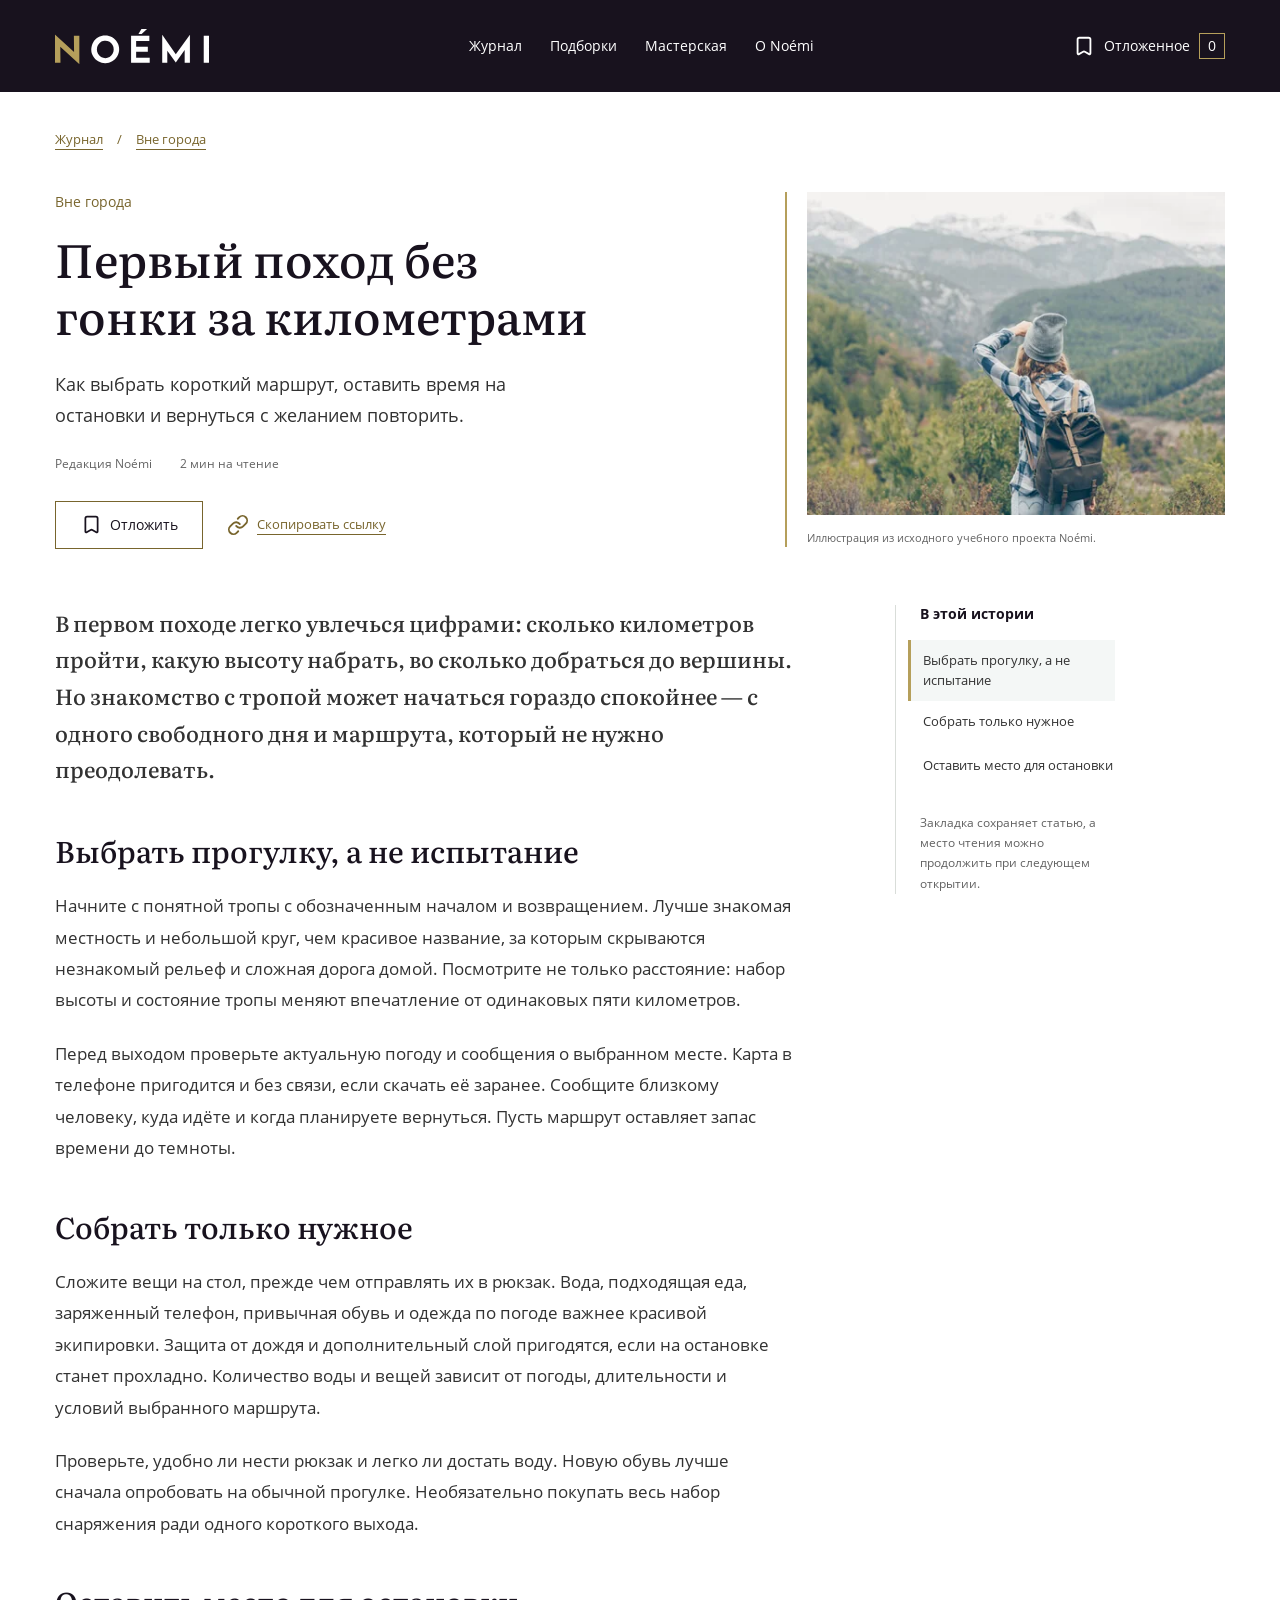
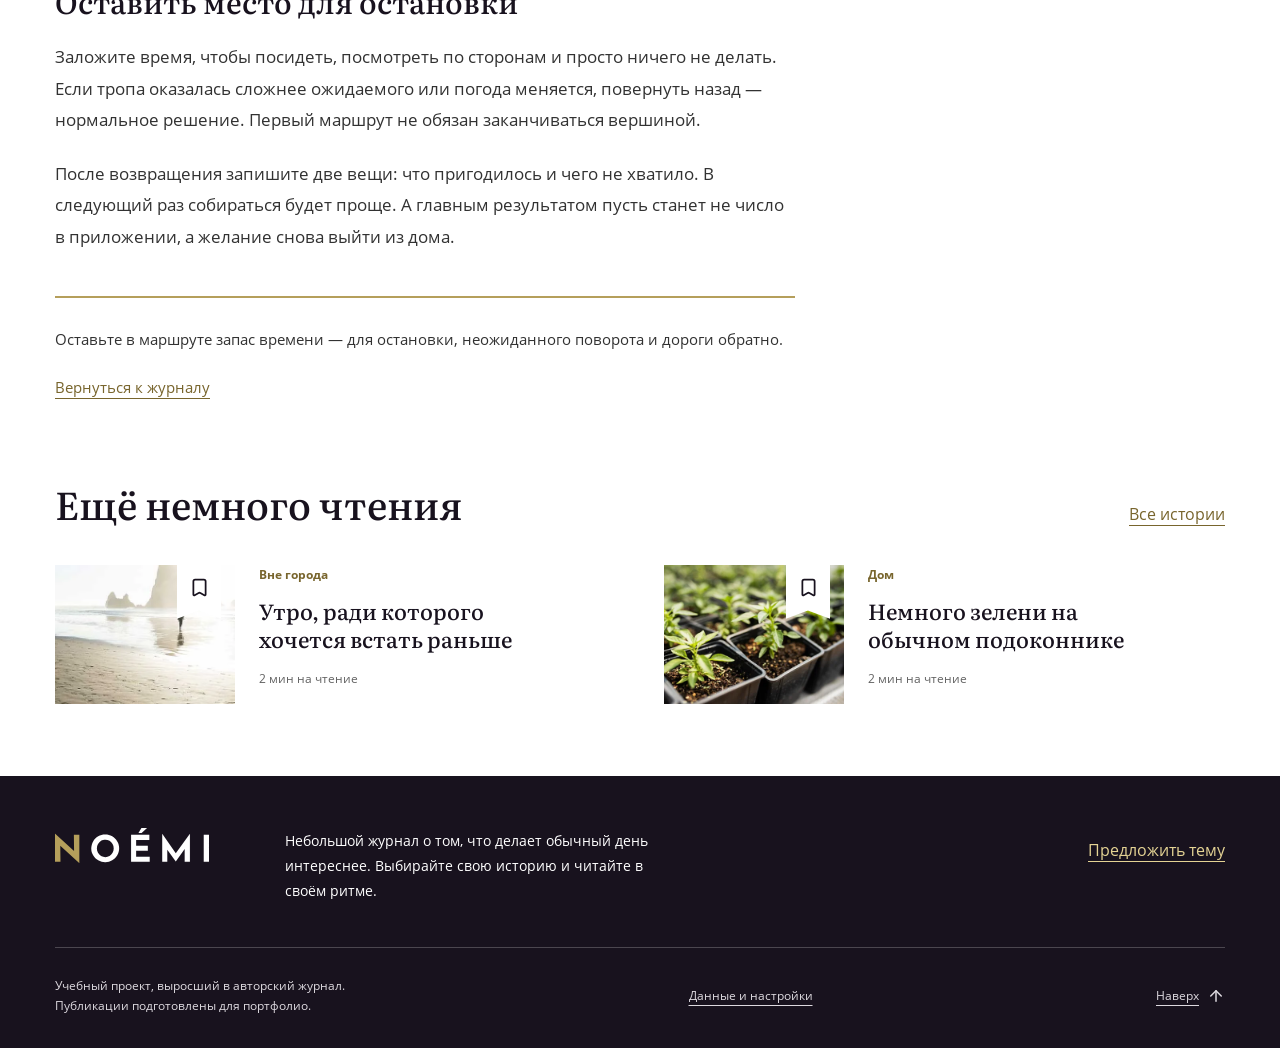
<file: articles/pervaya-tropa.html>
<!doctype html>
<html lang="ru">
  <head>
    <meta charset="UTF-8" />
    <meta name="viewport" content="width=device-width, initial-scale=1" />
    <title>Первый поход без гонки за километрами — Noémi</title>
    <meta
      name="description"
      content="Как выбрать короткий маршрут, оставить время на остановки и вернуться с желанием повторить."
    />
    <meta name="theme-color" content="#18121e" />
    <meta property="og:title" content="Первый поход без гонки за километрами — Noémi" />
    <meta
      property="og:description"
      content="Как выбрать короткий маршрут, оставить время на остановки и вернуться с желанием повторить."
    />
    <meta property="og:type" content="article" />
    <meta property="og:locale" content="ru_RU" />
    <link rel="icon" href="../svg/icon-bookmark.svg" type="image/svg+xml" />
    <link
      rel="preload"
      href="../fonts/Literata-Medium.woff2"
      as="font"
      type="font/woff2"
      crossorigin
    />
    <link
      rel="preload"
      href="../fonts/OpenSans-Regular-subset.woff2"
      as="font"
      type="font/woff2"
      crossorigin
    />
    <link rel="stylesheet" href="../css/style.css" />
    <script src="../js/main.js" defer></script>
  </head>
  <body
    id="top"
    data-page="article"
    data-story="pervaya-tropa"
    data-stories="pervaya-tropa,utro-u-morya,zelen-na-podokonnike,vecher-s-muzykoy,stol-bez-povoda,mesto-dlya-utra,chehol-dlya-podushki,ramka-dlya-doma,loskutnyy-zayats"
  >
    <svg
      class="icon-definitions"
      xmlns="http://www.w3.org/2000/svg"
      width="0"
      height="0"
      aria-hidden="true"
      focusable="false"
    >
      <defs>
        <symbol
          id="icon-arrow-up"
          viewBox="0 0 24 24"
          fill="none"
          stroke="currentColor"
          stroke-width="2"
          stroke-linecap="round"
          stroke-linejoin="round"
        >
          <path d="m5 12 7-7 7 7" />
          <path d="M12 19V5" />
        </symbol>
        <symbol
          id="icon-bookmark-check"
          viewBox="0 0 24 24"
          fill="none"
          stroke="currentColor"
          stroke-width="2"
          stroke-linecap="round"
          stroke-linejoin="round"
        >
          <path
            d="M17 3a2 2 0 0 1 2 2v15a1 1 0 0 1-1.496.868l-4.512-2.578a2 2 0 0 0-1.984 0l-4.512 2.578A1 1 0 0 1 5 20V5a2 2 0 0 1 2-2z"
          />
          <path d="m9 10 2 2 4-4" />
        </symbol>
        <symbol
          id="icon-bookmark"
          viewBox="0 0 24 24"
          fill="none"
          stroke="currentColor"
          stroke-width="2"
          stroke-linecap="round"
          stroke-linejoin="round"
        >
          <path
            d="M17 3a2 2 0 0 1 2 2v15a1 1 0 0 1-1.496.868l-4.512-2.578a2 2 0 0 0-1.984 0l-4.512 2.578A1 1 0 0 1 5 20V5a2 2 0 0 1 2-2z"
          />
        </symbol>
        <symbol
          id="icon-check"
          viewBox="0 0 24 24"
          fill="none"
          stroke="currentColor"
          stroke-width="2"
          stroke-linecap="round"
          stroke-linejoin="round"
        >
          <path d="M20 6 9 17l-5-5" />
        </symbol>
        <symbol
          id="icon-chevron-down"
          viewBox="0 0 24 24"
          fill="none"
          stroke="currentColor"
          stroke-width="2"
          stroke-linecap="round"
          stroke-linejoin="round"
        >
          <path d="m6 9 6 6 6-6" />
        </symbol>
        <symbol
          id="icon-link"
          viewBox="0 0 24 24"
          fill="none"
          stroke="currentColor"
          stroke-width="2"
          stroke-linecap="round"
          stroke-linejoin="round"
        >
          <path d="M10 13a5 5 0 0 0 7.54.54l3-3a5 5 0 0 0-7.07-7.07l-1.72 1.71" />
          <path d="M14 11a5 5 0 0 0-7.54-.54l-3 3a5 5 0 0 0 7.07 7.07l1.71-1.71" />
        </symbol>
        <symbol
          id="icon-menu"
          viewBox="0 0 24 24"
          fill="none"
          stroke="currentColor"
          stroke-width="2"
          stroke-linecap="round"
          stroke-linejoin="round"
        >
          <path d="M4 5h16" />
          <path d="M4 12h16" />
          <path d="M4 19h16" />
        </symbol>
        <symbol
          id="icon-search"
          viewBox="0 0 24 24"
          fill="none"
          stroke="currentColor"
          stroke-width="2"
          stroke-linecap="round"
          stroke-linejoin="round"
        >
          <path d="m21 21-4.34-4.34" />
          <circle cx="11" cy="11" r="8" />
        </symbol>
        <symbol
          id="icon-x"
          viewBox="0 0 24 24"
          fill="none"
          stroke="currentColor"
          stroke-width="2"
          stroke-linecap="round"
          stroke-linejoin="round"
        >
          <path d="M18 6 6 18" />
          <path d="m6 6 12 12" />
        </symbol>
        <symbol id="noemi-brand" fill="none" viewBox="0 0 3070 696">
          <path
            fill="#B59F5B"
            d="M485.331 135.438V696h-3.762L105.343 353.643l3.762 319.784H0V112.865h3.7623L379.988 458.984l-3.762-323.546h109.105Z"
          />
          <path
            fill="#fff"
            stroke="#E8E8E8"
            d="m861.808 165.967.009-.005.008-.005c41.291-26.275 86.341-37.543 138.935-37.543 52.58 0 93.88 11.261 138.94 37.548 41.32 26.295 75.13 60.101 101.42 101.42 26.28 41.293 37.55 86.343 37.55 135.169 0 48.823-11.27 93.882-37.56 138.948-26.28 45.059-60.08 75.103-101.42 101.409-41.29 26.275-86.34 37.543-138.93 37.543-48.821 0-93.878-11.263-138.943-37.548-41.335-26.305-75.126-56.348-101.41-101.404-26.287-45.063-37.551-86.355-37.554-138.927 3.76-45.089 15.032-93.909 37.553-135.204 26.304-41.331 56.348-75.12 101.402-101.401Zm-4.448 327.124c15.076 26.384 33.944 49.036 60.382 64.143 26.411 15.092 52.832 22.639 86.778 22.639 30.19 0 56.61-7.55 83.02-22.639 26.44-15.107 45.31-37.759 60.38-64.143 15.1-26.414 22.64-56.598 22.64-86.777 0-33.948-7.55-60.368-22.64-86.778-15.07-26.383-33.94-49.036-60.38-64.143-26.41-15.089-52.83-22.639-83.02-22.639-30.102 0-64.128 3.754-86.85 22.689l-.032.027c-22.552 18.793-45.184 37.652-60.278 64.066-15.095 26.415-22.639 56.598-22.639 86.778 0 30.179 7.544 60.363 22.639 86.777ZM1617.77 572.349h270.38v100.578h-371.46V135.938h363.94v100.578h-263.36v117.627h233.26v100.579h-233.26v117.627h.5ZM1834.67.5l-107.99 96.8162h-62.87L1723.39.5h111.28ZM2584.26 417.31l-176.42 247.736-168.89-232.691-.91-1.247v241.819h-100.58V114.453l269.97 386.201.41.574.41-.566 281.26-386.261v558.526h-104.34V416.036l-.91 1.274ZM3069.5 135.938v536.989h-104.34V135.938h104.34Z"
          />
        </symbol>
      </defs></svg
    ><a class="skip-link" href="#main-content">Перейти к содержимому</a>
    <header class="header">
      <div class="container header__inner">
        <a class="header__logo" href="../index.html" aria-label="Noémi — главная"
          ><svg
            class="brand-mark"
            width="154"
            height="35"
            viewBox="0 0 3070 696"
            aria-hidden="true"
            focusable="false"
          >
            <use href="#noemi-brand"></use></svg></a
        ><button
          class="header__toggle"
          type="button"
          aria-expanded="false"
          aria-controls="site-menu"
          aria-label="Открыть меню"
          hidden
        >
          <svg
            class="icon icon--menu"
            width="22"
            height="22"
            viewBox="0 0 24 24"
            aria-hidden="true"
            focusable="false"
          >
            <use href="#icon-menu"></use></svg
          ><svg
            class="icon icon--menu-close"
            width="22"
            height="22"
            viewBox="0 0 24 24"
            aria-hidden="true"
            focusable="false"
          >
            <use href="#icon-x"></use></svg
          ><span>Меню</span>
        </button>
        <nav class="header__menu" id="site-menu" aria-label="Главная навигация">
          <a href="../index.html#journal">Журнал</a><a href="../index.html#collections">Подборки</a
          ><a href="../index.html#workshop">Мастерская</a><a href="../index.html#about">О Noémi</a>
        </nav>
        <a class="header__saved" href="../index.html?saved=1#journal" hidden
          ><svg
            class="icon icon--bookmark"
            width="22"
            height="22"
            viewBox="0 0 24 24"
            aria-hidden="true"
            focusable="false"
          >
            <use href="#icon-bookmark"></use></svg
          ><span>Отложенное</span><span class="header__count" data-saved-count>0</span></a
        >
      </div>
    </header>
    <div
      class="reading-progress"
      role="progressbar"
      aria-label="Прогресс чтения"
      aria-valuemin="0"
      aria-valuemax="100"
      aria-valuenow="0"
      hidden
    >
      <span></span>
    </div>
    <main id="main-content" tabindex="-1">
      <article class="article">
        <div class="container">
          <nav class="breadcrumbs" aria-label="Хлебные крошки">
            <a href="../index.html#journal">Журнал</a><span aria-hidden="true">/</span
            ><a href="../index.html?category=travel#journal">Вне города</a>
          </nav>
          <header class="article__header">
            <div>
              <p class="section-note">Вне города</p>
              <h1>Первый поход без гонки за километрами</h1>
              <p class="article__intro">
                Как выбрать короткий маршрут, оставить время на остановки и вернуться с желанием
                повторить.
              </p>
              <div class="article__meta">
                <span>Редакция Noémi</span><span>2 мин на чтение</span>
              </div>
              <div class="article__actions">
                <button
                  class="save-button"
                  type="button"
                  data-save="pervaya-tropa"
                  data-title="Первый поход без гонки за километрами"
                  aria-pressed="false"
                  aria-label="Отложить статью «Первый поход без гонки за километрами»"
                  hidden
                >
                  <svg
                    class="icon icon--bookmark"
                    width="22"
                    height="22"
                    viewBox="0 0 24 24"
                    aria-hidden="true"
                    focusable="false"
                  >
                    <use href="#icon-bookmark"></use></svg
                  ><svg
                    class="icon icon--bookmark-check"
                    width="22"
                    height="22"
                    viewBox="0 0 24 24"
                    aria-hidden="true"
                    focusable="false"
                  >
                    <use href="#icon-bookmark-check"></use></svg
                  ><span class="save-button__text">Отложить</span></button
                ><button class="text-button article__copy" type="button" hidden>
                  <svg
                    class="icon icon--link"
                    width="22"
                    height="22"
                    viewBox="0 0 24 24"
                    aria-hidden="true"
                    focusable="false"
                  >
                    <use href="#icon-link"></use></svg
                  >Скопировать ссылку
                </button>
              </div>
              <div class="article__copy-fallback" hidden>
                <label class="field" for="share-link"
                  >Выделенная ссылка — скопируйте её вручную<input
                    id="share-link"
                    type="url"
                    readonly
                /></label>
              </div>
              <div class="article__resume" hidden>
                <p>Вы уже начинали эту историю.</p>
                <button class="text-button" type="button">Продолжить с места остановки</button>
              </div>
            </div>
            <figure class="article__cover">
              <img
                class=""
                src="../img/trend3.webp"
                width="450"
                height="348"
                alt="Путешественница с рюкзаком на тропе среди зелёных гор"
                loading="eager"
                decoding="async"
              />
              <figcaption>Иллюстрация из исходного учебного проекта Noémi.</figcaption>
            </figure>
          </header>
          <div class="article__layout">
            <div class="article__content" id="article-content">
              <p class="article__lead">
                В первом походе легко увлечься цифрами: сколько километров пройти, какую высоту
                набрать, во сколько добраться до вершины. Но знакомство с тропой может начаться
                гораздо спокойнее — с одного свободного дня и маршрута, который не нужно
                преодолевать.
              </p>
              <section class="article__section" id="section-1">
                <h2>Выбрать прогулку, а не испытание</h2>
                <p>
                  Начните с понятной тропы с обозначенным началом и возвращением. Лучше знакомая
                  местность и небольшой круг, чем красивое название, за которым скрываются
                  незнакомый рельеф и сложная дорога домой. Посмотрите не только расстояние: набор
                  высоты и состояние тропы меняют впечатление от одинаковых пяти километров.
                </p>
                <p>
                  Перед выходом проверьте актуальную погоду и сообщения о выбранном месте. Карта в
                  телефоне пригодится и без связи, если скачать её заранее. Сообщите близкому
                  человеку, куда идёте и когда планируете вернуться. Пусть маршрут оставляет запас
                  времени до темноты.
                </p>
              </section>
              <section class="article__section" id="section-2">
                <h2>Собрать только нужное</h2>
                <p>
                  Сложите вещи на стол, прежде чем отправлять их в рюкзак. Вода, подходящая еда,
                  заряженный телефон, привычная обувь и одежда по погоде важнее красивой экипировки.
                  Защита от дождя и дополнительный слой пригодятся, если на остановке станет
                  прохладно. Количество воды и вещей зависит от погоды, длительности и условий
                  выбранного маршрута.
                </p>
                <p>
                  Проверьте, удобно ли нести рюкзак и легко ли достать воду. Новую обувь лучше
                  сначала опробовать на обычной прогулке. Необязательно покупать весь набор
                  снаряжения ради одного короткого выхода.
                </p>
              </section>
              <section class="article__section" id="section-3">
                <h2>Оставить место для остановки</h2>
                <p>
                  Заложите время, чтобы посидеть, посмотреть по сторонам и просто ничего не делать.
                  Если тропа оказалась сложнее ожидаемого или погода меняется, повернуть назад —
                  нормальное решение. Первый маршрут не обязан заканчиваться вершиной.
                </p>
                <p>
                  После возвращения запишите две вещи: что пригодилось и чего не хватило. В
                  следующий раз собираться будет проще. А главным результатом пусть станет не число
                  в приложении, а желание снова выйти из дома.
                </p>
              </section>
              <div class="article__ending">
                <p>
                  Оставьте в маршруте запас времени — для остановки, неожиданного поворота и дороги
                  обратно.
                </p>
                <a href="../index.html#journal">Вернуться к журналу</a>
              </div>
            </div>
            <aside class="contents" aria-labelledby="contents-title">
              <h2 id="contents-title">В этой истории</h2>
              <ol>
                <li><a href="#section-1">Выбрать прогулку, а не испытание</a></li>
                <li><a href="#section-2">Собрать только нужное</a></li>
                <li><a href="#section-3">Оставить место для остановки</a></li>
              </ol>
              <p>
                Закладка сохраняет статью, а место чтения можно продолжить при следующем открытии.
              </p>
              <p class="storage-note" hidden></p>
            </aside>
          </div>
        </div>
      </article>
      <section class="related" aria-labelledby="related-title">
        <div class="container">
          <div class="section-heading">
            <h2 id="related-title">Ещё немного чтения</h2>
            <a href="../index.html#journal">Все истории</a>
          </div>
          <div class="related__grid">
            <article
              class="story-card"
              data-story-id="utro-u-morya"
              data-category="travel"
              data-search="Утро, ради которого хочется встать раньше Небольшая прогулка у воды, термос и полчаса без списка обязательных впечатлений. Вне города"
            >
              <div class="story-card__media">
                <a href="../articles/utro-u-morya.html" tabindex="-1" aria-hidden="true"
                  ><img
                    class=""
                    src="../img/last-post1.webp"
                    width="381"
                    height="294"
                    alt="Человек на светлом пляже между скалами"
                    loading="lazy"
                    decoding="async" /></a
                ><button
                  class="save-button story-card__save"
                  type="button"
                  data-save="utro-u-morya"
                  data-title="Утро, ради которого хочется встать раньше"
                  aria-pressed="false"
                  aria-label="Отложить статью «Утро, ради которого хочется встать раньше»"
                  hidden
                >
                  <svg
                    class="icon icon--bookmark"
                    width="22"
                    height="22"
                    viewBox="0 0 24 24"
                    aria-hidden="true"
                    focusable="false"
                  >
                    <use href="#icon-bookmark"></use></svg
                  ><svg
                    class="icon icon--bookmark-check"
                    width="22"
                    height="22"
                    viewBox="0 0 24 24"
                    aria-hidden="true"
                    focusable="false"
                  >
                    <use href="#icon-bookmark-check"></use></svg
                  ><span class="save-button__text">Отложить</span>
                </button>
              </div>
              <div class="story-card__body">
                <p class="story-card__category">Вне города</p>
                <h3 class="story-card__title">
                  <a href="../articles/utro-u-morya.html"
                    >Утро, ради которого хочется встать раньше</a
                  >
                </h3>
                <p class="story-card__desc">
                  Небольшая прогулка у воды, термос и полчаса без списка обязательных впечатлений.
                </p>
                <p class="story-card__meta">2 мин на чтение</p>
              </div>
            </article>
            <article
              class="story-card"
              data-story-id="zelen-na-podokonnike"
              data-category="home"
              data-search="Немного зелени на обычном подоконнике Начать с одного растения, разобраться со светом и не превращать окно в склад горшков. Дом"
            >
              <div class="story-card__media">
                <a href="../articles/zelen-na-podokonnike.html" tabindex="-1" aria-hidden="true"
                  ><img
                    class=""
                    src="../img/trend1.webp"
                    width="450"
                    height="348"
                    alt="Молодые зелёные растения в небольших горшочках"
                    loading="lazy"
                    decoding="async" /></a
                ><button
                  class="save-button story-card__save"
                  type="button"
                  data-save="zelen-na-podokonnike"
                  data-title="Немного зелени на обычном подоконнике"
                  aria-pressed="false"
                  aria-label="Отложить статью «Немного зелени на обычном подоконнике»"
                  hidden
                >
                  <svg
                    class="icon icon--bookmark"
                    width="22"
                    height="22"
                    viewBox="0 0 24 24"
                    aria-hidden="true"
                    focusable="false"
                  >
                    <use href="#icon-bookmark"></use></svg
                  ><svg
                    class="icon icon--bookmark-check"
                    width="22"
                    height="22"
                    viewBox="0 0 24 24"
                    aria-hidden="true"
                    focusable="false"
                  >
                    <use href="#icon-bookmark-check"></use></svg
                  ><span class="save-button__text">Отложить</span>
                </button>
              </div>
              <div class="story-card__body">
                <p class="story-card__category">Дом</p>
                <h3 class="story-card__title">
                  <a href="../articles/zelen-na-podokonnike.html"
                    >Немного зелени на обычном подоконнике</a
                  >
                </h3>
                <p class="story-card__desc">
                  Начать с одного растения, разобраться со светом и не превращать окно в склад
                  горшков.
                </p>
                <p class="story-card__meta">2 мин на чтение</p>
              </div>
            </article>
          </div>
        </div>
      </section>
    </main>
    <footer class="footer" id="about">
      <div class="container">
        <div class="footer__top">
          <a href="../index.html" class="footer__logo" aria-label="Noémi — главная"
            ><svg
              class="brand-mark"
              width="154"
              height="35"
              viewBox="0 0 3070 696"
              aria-hidden="true"
              focusable="false"
            >
              <use href="#noemi-brand"></use></svg
          ></a>
          <p class="footer__intro">
            Небольшой журнал о том, что делает обычный день интереснее. Выбирайте свою историю и
            читайте в своём ритме.
          </p>
          <button class="footer__feedback text-button" type="button" data-feedback hidden>
            Предложить тему
          </button>
        </div>
        <div class="footer__bottom">
          <p>
            Учебный проект, выросший в авторский журнал.<br />Публикации подготовлены для портфолио.
          </p>
          <a href="../privacy.html">Данные и настройки</a
          ><a class="footer__up" href="#top"
            >Наверх
            <svg
              class="icon icon--arrow-up"
              width="22"
              height="22"
              viewBox="0 0 24 24"
              aria-hidden="true"
              focusable="false"
            >
              <use href="#icon-arrow-up"></use></svg
          ></a>
        </div>
      </div>
    </footer>
    <dialog class="feedback" aria-labelledby="feedback-title">
      <button
        class="feedback__close icon-button"
        type="button"
        data-close
        aria-label="Закрыть окно"
      >
        <svg
          class="icon icon--x"
          width="22"
          height="22"
          viewBox="0 0 24 24"
          aria-hidden="true"
          focusable="false"
        >
          <use href="#icon-x"></use>
        </svg>
      </button>
      <p class="section-note">Поговорим о журнале</p>
      <h2 id="feedback-title">О чём хочется прочитать?</h2>
      <p class="form-note">Это учебная форма. Ответы не отправляются и не сохраняются.</p>
      <form class="feedback__form" novalidate>
        <div class="form-errors" tabindex="-1" hidden>
          <h3>Проверьте ответ</h3>
          <ul></ul>
        </div>
        <label class="field" for="frequency"
          >Как часто вы заглядываете в журнал?<select id="frequency" name="frequency">
            <option>Почти каждый день</option>
            <option>Несколько раз в неделю</option>
            <option>Иногда</option>
            <option>Сегодня впервые</option>
          </select></label
        >
        <fieldset class="feedback__choices">
          <legend>Подписаны ли вы на подобные рассылки?</legend>
          <label><input type="radio" name="subscribed" value="yes" />Да</label
          ><label><input type="radio" name="subscribed" value="no" />Нет</label>
        </fieldset>
        <label class="field" for="feedback-message"
          >Ваша идея <span>(обязательно)</span
          ><textarea
            id="feedback-message"
            name="message"
            rows="4"
            maxlength="1000"
            required
            aria-describedby="feedback-message-error"
          ></textarea>
        </label>
        <p class="field-error" id="feedback-message-error" hidden></p>
        <button class="button" type="submit">Проверить отзыв</button>
        <p class="feedback__status" role="status"></p>
      </form>
    </dialog>
    <div class="notice" hidden>
      <p class="notice__message" role="status" aria-atomic="true"></p>
      <button class="notice__undo text-button" type="button" hidden>Вернуть</button
      ><button class="notice__close icon-button" type="button" aria-label="Скрыть сообщение">
        <svg
          class="icon icon--x"
          width="22"
          height="22"
          viewBox="0 0 24 24"
          aria-hidden="true"
          focusable="false"
        >
          <use href="#icon-x"></use>
        </svg>
      </button>
    </div>
  </body>
</html>
</file>
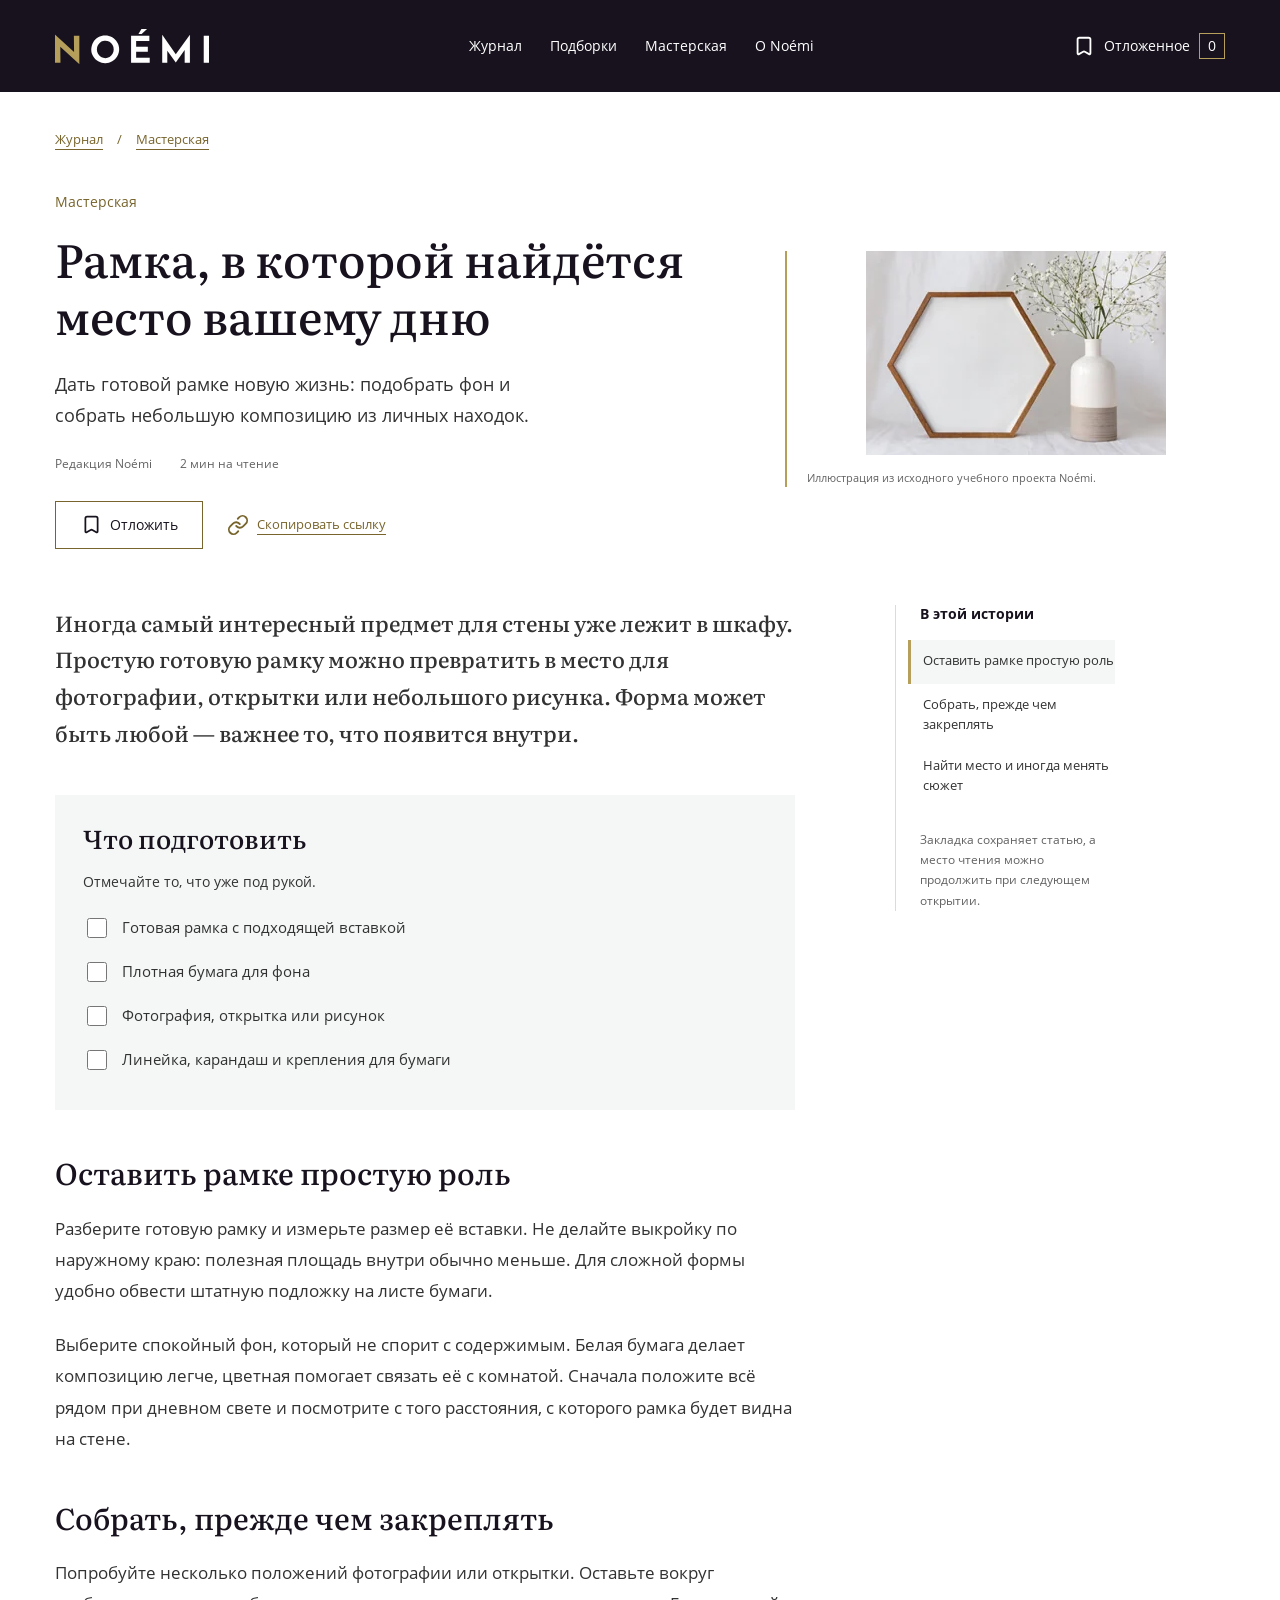
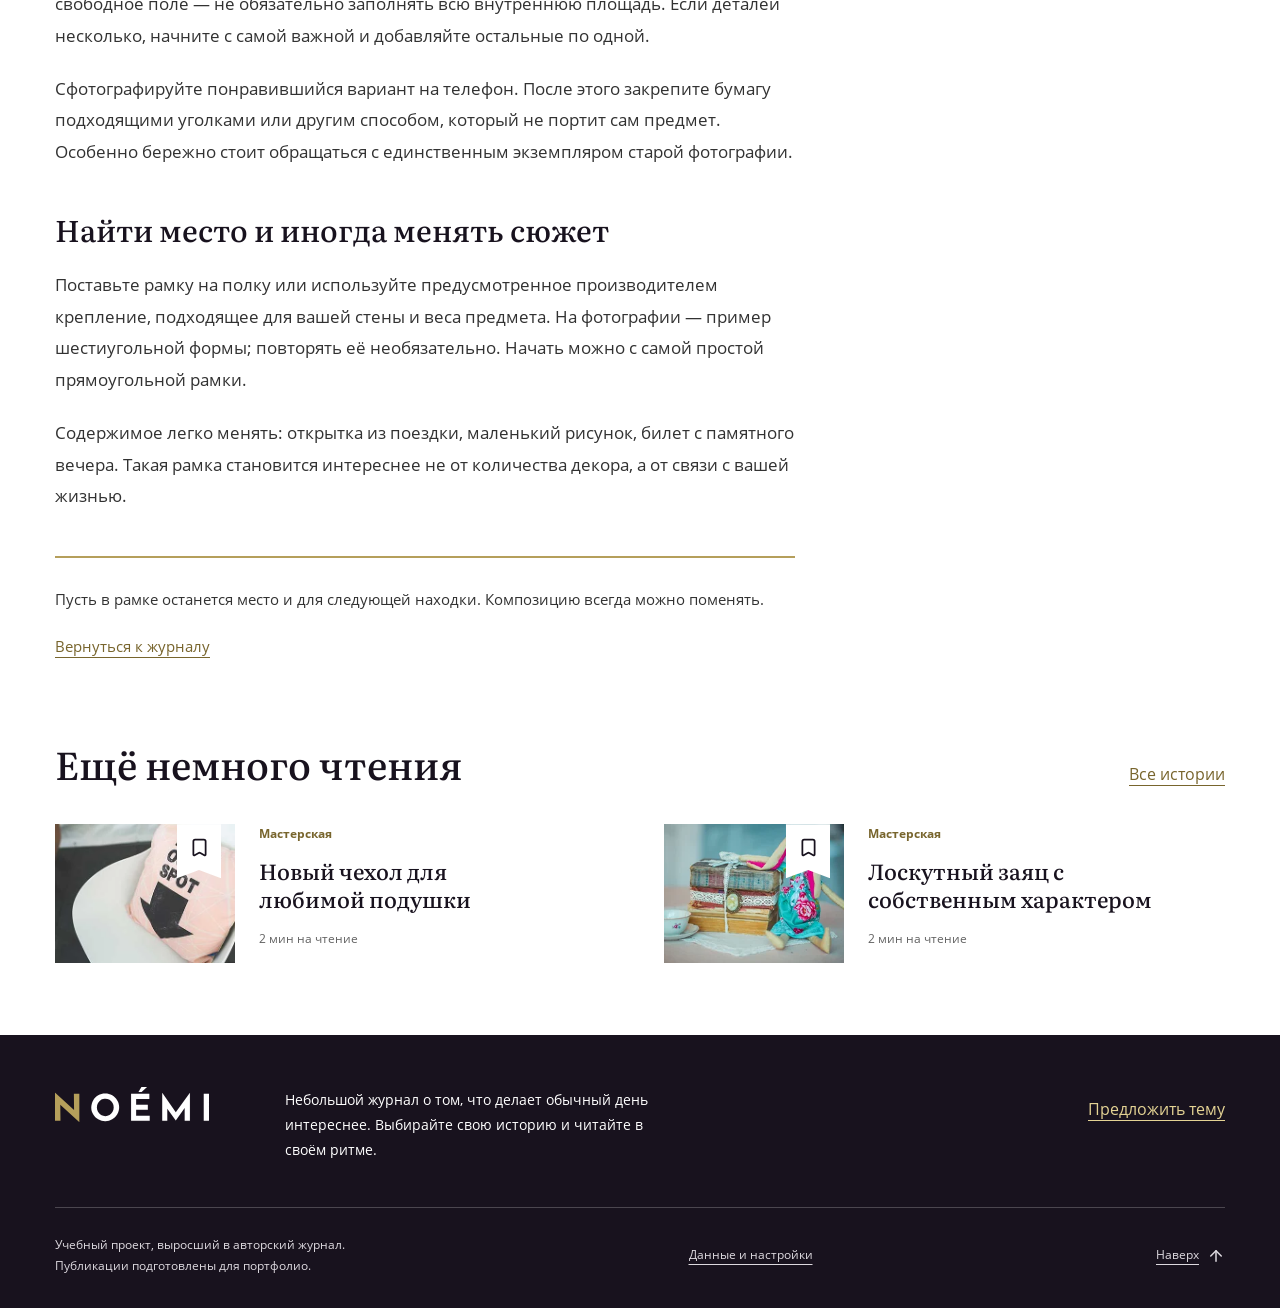
<file: articles/ramka-dlya-doma.html>
<!doctype html>
<html lang="ru">
  <head>
    <meta charset="UTF-8" />
    <meta name="viewport" content="width=device-width, initial-scale=1" />
    <title>Рамка, в которой найдётся место вашему дню — Noémi</title>
    <meta
      name="description"
      content="Дать готовой рамке новую жизнь: подобрать фон и собрать небольшую композицию из личных находок."
    />
    <meta name="theme-color" content="#18121e" />
    <meta property="og:title" content="Рамка, в которой найдётся место вашему дню — Noémi" />
    <meta
      property="og:description"
      content="Дать готовой рамке новую жизнь: подобрать фон и собрать небольшую композицию из личных находок."
    />
    <meta property="og:type" content="article" />
    <meta property="og:locale" content="ru_RU" />
    <link rel="icon" href="../svg/icon-bookmark.svg" type="image/svg+xml" />
    <link
      rel="preload"
      href="../fonts/Literata-Medium.woff2"
      as="font"
      type="font/woff2"
      crossorigin
    />
    <link
      rel="preload"
      href="../fonts/OpenSans-Regular-subset.woff2"
      as="font"
      type="font/woff2"
      crossorigin
    />
    <link rel="stylesheet" href="../css/style.css" />
    <script src="../js/main.js" defer></script>
  </head>
  <body
    id="top"
    data-page="article"
    data-story="ramka-dlya-doma"
    data-stories="pervaya-tropa,utro-u-morya,zelen-na-podokonnike,vecher-s-muzykoy,stol-bez-povoda,mesto-dlya-utra,chehol-dlya-podushki,ramka-dlya-doma,loskutnyy-zayats"
  >
    <svg
      class="icon-definitions"
      xmlns="http://www.w3.org/2000/svg"
      width="0"
      height="0"
      aria-hidden="true"
      focusable="false"
    >
      <defs>
        <symbol
          id="icon-arrow-up"
          viewBox="0 0 24 24"
          fill="none"
          stroke="currentColor"
          stroke-width="2"
          stroke-linecap="round"
          stroke-linejoin="round"
        >
          <path d="m5 12 7-7 7 7" />
          <path d="M12 19V5" />
        </symbol>
        <symbol
          id="icon-bookmark-check"
          viewBox="0 0 24 24"
          fill="none"
          stroke="currentColor"
          stroke-width="2"
          stroke-linecap="round"
          stroke-linejoin="round"
        >
          <path
            d="M17 3a2 2 0 0 1 2 2v15a1 1 0 0 1-1.496.868l-4.512-2.578a2 2 0 0 0-1.984 0l-4.512 2.578A1 1 0 0 1 5 20V5a2 2 0 0 1 2-2z"
          />
          <path d="m9 10 2 2 4-4" />
        </symbol>
        <symbol
          id="icon-bookmark"
          viewBox="0 0 24 24"
          fill="none"
          stroke="currentColor"
          stroke-width="2"
          stroke-linecap="round"
          stroke-linejoin="round"
        >
          <path
            d="M17 3a2 2 0 0 1 2 2v15a1 1 0 0 1-1.496.868l-4.512-2.578a2 2 0 0 0-1.984 0l-4.512 2.578A1 1 0 0 1 5 20V5a2 2 0 0 1 2-2z"
          />
        </symbol>
        <symbol
          id="icon-check"
          viewBox="0 0 24 24"
          fill="none"
          stroke="currentColor"
          stroke-width="2"
          stroke-linecap="round"
          stroke-linejoin="round"
        >
          <path d="M20 6 9 17l-5-5" />
        </symbol>
        <symbol
          id="icon-chevron-down"
          viewBox="0 0 24 24"
          fill="none"
          stroke="currentColor"
          stroke-width="2"
          stroke-linecap="round"
          stroke-linejoin="round"
        >
          <path d="m6 9 6 6 6-6" />
        </symbol>
        <symbol
          id="icon-link"
          viewBox="0 0 24 24"
          fill="none"
          stroke="currentColor"
          stroke-width="2"
          stroke-linecap="round"
          stroke-linejoin="round"
        >
          <path d="M10 13a5 5 0 0 0 7.54.54l3-3a5 5 0 0 0-7.07-7.07l-1.72 1.71" />
          <path d="M14 11a5 5 0 0 0-7.54-.54l-3 3a5 5 0 0 0 7.07 7.07l1.71-1.71" />
        </symbol>
        <symbol
          id="icon-menu"
          viewBox="0 0 24 24"
          fill="none"
          stroke="currentColor"
          stroke-width="2"
          stroke-linecap="round"
          stroke-linejoin="round"
        >
          <path d="M4 5h16" />
          <path d="M4 12h16" />
          <path d="M4 19h16" />
        </symbol>
        <symbol
          id="icon-search"
          viewBox="0 0 24 24"
          fill="none"
          stroke="currentColor"
          stroke-width="2"
          stroke-linecap="round"
          stroke-linejoin="round"
        >
          <path d="m21 21-4.34-4.34" />
          <circle cx="11" cy="11" r="8" />
        </symbol>
        <symbol
          id="icon-x"
          viewBox="0 0 24 24"
          fill="none"
          stroke="currentColor"
          stroke-width="2"
          stroke-linecap="round"
          stroke-linejoin="round"
        >
          <path d="M18 6 6 18" />
          <path d="m6 6 12 12" />
        </symbol>
        <symbol id="noemi-brand" fill="none" viewBox="0 0 3070 696">
          <path
            fill="#B59F5B"
            d="M485.331 135.438V696h-3.762L105.343 353.643l3.762 319.784H0V112.865h3.7623L379.988 458.984l-3.762-323.546h109.105Z"
          />
          <path
            fill="#fff"
            stroke="#E8E8E8"
            d="m861.808 165.967.009-.005.008-.005c41.291-26.275 86.341-37.543 138.935-37.543 52.58 0 93.88 11.261 138.94 37.548 41.32 26.295 75.13 60.101 101.42 101.42 26.28 41.293 37.55 86.343 37.55 135.169 0 48.823-11.27 93.882-37.56 138.948-26.28 45.059-60.08 75.103-101.42 101.409-41.29 26.275-86.34 37.543-138.93 37.543-48.821 0-93.878-11.263-138.943-37.548-41.335-26.305-75.126-56.348-101.41-101.404-26.287-45.063-37.551-86.355-37.554-138.927 3.76-45.089 15.032-93.909 37.553-135.204 26.304-41.331 56.348-75.12 101.402-101.401Zm-4.448 327.124c15.076 26.384 33.944 49.036 60.382 64.143 26.411 15.092 52.832 22.639 86.778 22.639 30.19 0 56.61-7.55 83.02-22.639 26.44-15.107 45.31-37.759 60.38-64.143 15.1-26.414 22.64-56.598 22.64-86.777 0-33.948-7.55-60.368-22.64-86.778-15.07-26.383-33.94-49.036-60.38-64.143-26.41-15.089-52.83-22.639-83.02-22.639-30.102 0-64.128 3.754-86.85 22.689l-.032.027c-22.552 18.793-45.184 37.652-60.278 64.066-15.095 26.415-22.639 56.598-22.639 86.778 0 30.179 7.544 60.363 22.639 86.777ZM1617.77 572.349h270.38v100.578h-371.46V135.938h363.94v100.578h-263.36v117.627h233.26v100.579h-233.26v117.627h.5ZM1834.67.5l-107.99 96.8162h-62.87L1723.39.5h111.28ZM2584.26 417.31l-176.42 247.736-168.89-232.691-.91-1.247v241.819h-100.58V114.453l269.97 386.201.41.574.41-.566 281.26-386.261v558.526h-104.34V416.036l-.91 1.274ZM3069.5 135.938v536.989h-104.34V135.938h104.34Z"
          />
        </symbol>
      </defs></svg
    ><a class="skip-link" href="#main-content">Перейти к содержимому</a>
    <header class="header">
      <div class="container header__inner">
        <a class="header__logo" href="../index.html" aria-label="Noémi — главная"
          ><svg
            class="brand-mark"
            width="154"
            height="35"
            viewBox="0 0 3070 696"
            aria-hidden="true"
            focusable="false"
          >
            <use href="#noemi-brand"></use></svg></a
        ><button
          class="header__toggle"
          type="button"
          aria-expanded="false"
          aria-controls="site-menu"
          aria-label="Открыть меню"
          hidden
        >
          <svg
            class="icon icon--menu"
            width="22"
            height="22"
            viewBox="0 0 24 24"
            aria-hidden="true"
            focusable="false"
          >
            <use href="#icon-menu"></use></svg
          ><svg
            class="icon icon--menu-close"
            width="22"
            height="22"
            viewBox="0 0 24 24"
            aria-hidden="true"
            focusable="false"
          >
            <use href="#icon-x"></use></svg
          ><span>Меню</span>
        </button>
        <nav class="header__menu" id="site-menu" aria-label="Главная навигация">
          <a href="../index.html#journal">Журнал</a><a href="../index.html#collections">Подборки</a
          ><a href="../index.html#workshop">Мастерская</a><a href="../index.html#about">О Noémi</a>
        </nav>
        <a class="header__saved" href="../index.html?saved=1#journal" hidden
          ><svg
            class="icon icon--bookmark"
            width="22"
            height="22"
            viewBox="0 0 24 24"
            aria-hidden="true"
            focusable="false"
          >
            <use href="#icon-bookmark"></use></svg
          ><span>Отложенное</span><span class="header__count" data-saved-count>0</span></a
        >
      </div>
    </header>
    <div
      class="reading-progress"
      role="progressbar"
      aria-label="Прогресс чтения"
      aria-valuemin="0"
      aria-valuemax="100"
      aria-valuenow="0"
      hidden
    >
      <span></span>
    </div>
    <main id="main-content" tabindex="-1">
      <article class="article">
        <div class="container">
          <nav class="breadcrumbs" aria-label="Хлебные крошки">
            <a href="../index.html#journal">Журнал</a><span aria-hidden="true">/</span
            ><a href="../index.html?category=craft#journal">Мастерская</a>
          </nav>
          <header class="article__header">
            <div>
              <p class="section-note">Мастерская</p>
              <h1>Рамка, в которой найдётся место вашему дню</h1>
              <p class="article__intro">
                Дать готовой рамке новую жизнь: подобрать фон и собрать небольшую композицию из
                личных находок.
              </p>
              <div class="article__meta">
                <span>Редакция Noémi</span><span>2 мин на чтение</span>
              </div>
              <div class="article__actions">
                <button
                  class="save-button"
                  type="button"
                  data-save="ramka-dlya-doma"
                  data-title="Рамка, в которой найдётся место вашему дню"
                  aria-pressed="false"
                  aria-label="Отложить статью «Рамка, в которой найдётся место вашему дню»"
                  hidden
                >
                  <svg
                    class="icon icon--bookmark"
                    width="22"
                    height="22"
                    viewBox="0 0 24 24"
                    aria-hidden="true"
                    focusable="false"
                  >
                    <use href="#icon-bookmark"></use></svg
                  ><svg
                    class="icon icon--bookmark-check"
                    width="22"
                    height="22"
                    viewBox="0 0 24 24"
                    aria-hidden="true"
                    focusable="false"
                  >
                    <use href="#icon-bookmark-check"></use></svg
                  ><span class="save-button__text">Отложить</span></button
                ><button class="text-button article__copy" type="button" hidden>
                  <svg
                    class="icon icon--link"
                    width="22"
                    height="22"
                    viewBox="0 0 24 24"
                    aria-hidden="true"
                    focusable="false"
                  >
                    <use href="#icon-link"></use></svg
                  >Скопировать ссылку
                </button>
              </div>
              <div class="article__copy-fallback" hidden>
                <label class="field" for="share-link"
                  >Выделенная ссылка — скопируйте её вручную<input
                    id="share-link"
                    type="url"
                    readonly
                /></label>
              </div>
              <div class="article__resume" hidden>
                <p>Вы уже начинали эту историю.</p>
                <button class="text-button" type="button">Продолжить с места остановки</button>
              </div>
            </div>
            <figure class="article__cover">
              <img
                class=""
                src="../img/shop-item-desk3.webp"
                width="300"
                height="204"
                alt="Шестиугольная деревянная рамка рядом с белой вазой"
                loading="eager"
                decoding="async"
              />
              <figcaption>Иллюстрация из исходного учебного проекта Noémi.</figcaption>
            </figure>
          </header>
          <div class="article__layout">
            <div class="article__content" id="article-content">
              <p class="article__lead">
                Иногда самый интересный предмет для стены уже лежит в шкафу. Простую готовую рамку
                можно превратить в место для фотографии, открытки или небольшого рисунка. Форма
                может быть любой — важнее то, что появится внутри.
              </p>
              <section class="materials" aria-labelledby="materials-title">
                <h2 id="materials-title">Что подготовить</h2>
                <p>Отмечайте то, что уже под рукой.</p>
                <ul>
                  <li>
                    <label><input type="checkbox" />Готовая рамка с подходящей вставкой</label>
                  </li>
                  <li>
                    <label><input type="checkbox" />Плотная бумага для фона</label>
                  </li>
                  <li>
                    <label><input type="checkbox" />Фотография, открытка или рисунок</label>
                  </li>
                  <li>
                    <label><input type="checkbox" />Линейка, карандаш и крепления для бумаги</label>
                  </li>
                </ul>
              </section>
              <section class="article__section" id="section-1">
                <h2>Оставить рамке простую роль</h2>
                <p>
                  Разберите готовую рамку и измерьте размер её вставки. Не делайте выкройку по
                  наружному краю: полезная площадь внутри обычно меньше. Для сложной формы удобно
                  обвести штатную подложку на листе бумаги.
                </p>
                <p>
                  Выберите спокойный фон, который не спорит с содержимым. Белая бумага делает
                  композицию легче, цветная помогает связать её с комнатой. Сначала положите всё
                  рядом при дневном свете и посмотрите с того расстояния, с которого рамка будет
                  видна на стене.
                </p>
              </section>
              <section class="article__section" id="section-2">
                <h2>Собрать, прежде чем закреплять</h2>
                <p>
                  Попробуйте несколько положений фотографии или открытки. Оставьте вокруг свободное
                  поле — не обязательно заполнять всю внутреннюю площадь. Если деталей несколько,
                  начните с самой важной и добавляйте остальные по одной.
                </p>
                <p>
                  Сфотографируйте понравившийся вариант на телефон. После этого закрепите бумагу
                  подходящими уголками или другим способом, который не портит сам предмет. Особенно
                  бережно стоит обращаться с единственным экземпляром старой фотографии.
                </p>
              </section>
              <section class="article__section" id="section-3">
                <h2>Найти место и иногда менять сюжет</h2>
                <p>
                  Поставьте рамку на полку или используйте предусмотренное производителем крепление,
                  подходящее для вашей стены и веса предмета. На фотографии — пример шестиугольной
                  формы; повторять её необязательно. Начать можно с самой простой прямоугольной
                  рамки.
                </p>
                <p>
                  Содержимое легко менять: открытка из поездки, маленький рисунок, билет с памятного
                  вечера. Такая рамка становится интереснее не от количества декора, а от связи с
                  вашей жизнью.
                </p>
              </section>
              <div class="article__ending">
                <p>
                  Пусть в рамке останется место и для следующей находки. Композицию всегда можно
                  поменять.
                </p>
                <a href="../index.html#journal">Вернуться к журналу</a>
              </div>
            </div>
            <aside class="contents" aria-labelledby="contents-title">
              <h2 id="contents-title">В этой истории</h2>
              <ol>
                <li><a href="#section-1">Оставить рамке простую роль</a></li>
                <li><a href="#section-2">Собрать, прежде чем закреплять</a></li>
                <li><a href="#section-3">Найти место и иногда менять сюжет</a></li>
              </ol>
              <p>
                Закладка сохраняет статью, а место чтения можно продолжить при следующем открытии.
              </p>
              <p class="storage-note" hidden></p>
            </aside>
          </div>
        </div>
      </article>
      <section class="related" aria-labelledby="related-title">
        <div class="container">
          <div class="section-heading">
            <h2 id="related-title">Ещё немного чтения</h2>
            <a href="../index.html#journal">Все истории</a>
          </div>
          <div class="related__grid">
            <article
              class="story-card"
              data-story-id="chehol-dlya-podushki"
              data-category="craft"
              data-search="Новый чехол для любимой подушки Несложный съёмный чехол с нахлёстом: подобрать ткань, снять мерки и собрать первую вещь для дома. Мастерская"
            >
              <div class="story-card__media">
                <a href="../articles/chehol-dlya-podushki.html" tabindex="-1" aria-hidden="true"
                  ><img
                    class=""
                    src="../img/last-post5.webp"
                    width="381"
                    height="294"
                    alt="Светлая декоративная подушка с геометрическим принтом на кресле"
                    loading="lazy"
                    decoding="async" /></a
                ><button
                  class="save-button story-card__save"
                  type="button"
                  data-save="chehol-dlya-podushki"
                  data-title="Новый чехол для любимой подушки"
                  aria-pressed="false"
                  aria-label="Отложить статью «Новый чехол для любимой подушки»"
                  hidden
                >
                  <svg
                    class="icon icon--bookmark"
                    width="22"
                    height="22"
                    viewBox="0 0 24 24"
                    aria-hidden="true"
                    focusable="false"
                  >
                    <use href="#icon-bookmark"></use></svg
                  ><svg
                    class="icon icon--bookmark-check"
                    width="22"
                    height="22"
                    viewBox="0 0 24 24"
                    aria-hidden="true"
                    focusable="false"
                  >
                    <use href="#icon-bookmark-check"></use></svg
                  ><span class="save-button__text">Отложить</span>
                </button>
              </div>
              <div class="story-card__body">
                <p class="story-card__category">Мастерская</p>
                <h3 class="story-card__title">
                  <a href="../articles/chehol-dlya-podushki.html"
                    >Новый чехол для любимой подушки</a
                  >
                </h3>
                <p class="story-card__desc">
                  Несложный съёмный чехол с нахлёстом: подобрать ткань, снять мерки и собрать первую
                  вещь для дома.
                </p>
                <p class="story-card__meta">2 мин на чтение</p>
              </div>
            </article>
            <article
              class="story-card"
              data-story-id="loskutnyy-zayats"
              data-category="craft"
              data-search="Лоскутный заяц с собственным характером Небольшая декоративная фигурка из двух деталей — хороший повод достать оставшиеся лоскуты. Мастерская"
            >
              <div class="story-card__media">
                <a href="../articles/loskutnyy-zayats.html" tabindex="-1" aria-hidden="true"
                  ><img
                    class=""
                    src="../img/shop-item-desk2.webp"
                    width="300"
                    height="204"
                    alt="Яркая текстильная фигурка зайца рядом с домашними баночками"
                    loading="lazy"
                    decoding="async" /></a
                ><button
                  class="save-button story-card__save"
                  type="button"
                  data-save="loskutnyy-zayats"
                  data-title="Лоскутный заяц с собственным характером"
                  aria-pressed="false"
                  aria-label="Отложить статью «Лоскутный заяц с собственным характером»"
                  hidden
                >
                  <svg
                    class="icon icon--bookmark"
                    width="22"
                    height="22"
                    viewBox="0 0 24 24"
                    aria-hidden="true"
                    focusable="false"
                  >
                    <use href="#icon-bookmark"></use></svg
                  ><svg
                    class="icon icon--bookmark-check"
                    width="22"
                    height="22"
                    viewBox="0 0 24 24"
                    aria-hidden="true"
                    focusable="false"
                  >
                    <use href="#icon-bookmark-check"></use></svg
                  ><span class="save-button__text">Отложить</span>
                </button>
              </div>
              <div class="story-card__body">
                <p class="story-card__category">Мастерская</p>
                <h3 class="story-card__title">
                  <a href="../articles/loskutnyy-zayats.html"
                    >Лоскутный заяц с собственным характером</a
                  >
                </h3>
                <p class="story-card__desc">
                  Небольшая декоративная фигурка из двух деталей — хороший повод достать оставшиеся
                  лоскуты.
                </p>
                <p class="story-card__meta">2 мин на чтение</p>
              </div>
            </article>
          </div>
        </div>
      </section>
    </main>
    <footer class="footer" id="about">
      <div class="container">
        <div class="footer__top">
          <a href="../index.html" class="footer__logo" aria-label="Noémi — главная"
            ><svg
              class="brand-mark"
              width="154"
              height="35"
              viewBox="0 0 3070 696"
              aria-hidden="true"
              focusable="false"
            >
              <use href="#noemi-brand"></use></svg
          ></a>
          <p class="footer__intro">
            Небольшой журнал о том, что делает обычный день интереснее. Выбирайте свою историю и
            читайте в своём ритме.
          </p>
          <button class="footer__feedback text-button" type="button" data-feedback hidden>
            Предложить тему
          </button>
        </div>
        <div class="footer__bottom">
          <p>
            Учебный проект, выросший в авторский журнал.<br />Публикации подготовлены для портфолио.
          </p>
          <a href="../privacy.html">Данные и настройки</a
          ><a class="footer__up" href="#top"
            >Наверх
            <svg
              class="icon icon--arrow-up"
              width="22"
              height="22"
              viewBox="0 0 24 24"
              aria-hidden="true"
              focusable="false"
            >
              <use href="#icon-arrow-up"></use></svg
          ></a>
        </div>
      </div>
    </footer>
    <dialog class="feedback" aria-labelledby="feedback-title">
      <button
        class="feedback__close icon-button"
        type="button"
        data-close
        aria-label="Закрыть окно"
      >
        <svg
          class="icon icon--x"
          width="22"
          height="22"
          viewBox="0 0 24 24"
          aria-hidden="true"
          focusable="false"
        >
          <use href="#icon-x"></use>
        </svg>
      </button>
      <p class="section-note">Поговорим о журнале</p>
      <h2 id="feedback-title">О чём хочется прочитать?</h2>
      <p class="form-note">Это учебная форма. Ответы не отправляются и не сохраняются.</p>
      <form class="feedback__form" novalidate>
        <div class="form-errors" tabindex="-1" hidden>
          <h3>Проверьте ответ</h3>
          <ul></ul>
        </div>
        <label class="field" for="frequency"
          >Как часто вы заглядываете в журнал?<select id="frequency" name="frequency">
            <option>Почти каждый день</option>
            <option>Несколько раз в неделю</option>
            <option>Иногда</option>
            <option>Сегодня впервые</option>
          </select></label
        >
        <fieldset class="feedback__choices">
          <legend>Подписаны ли вы на подобные рассылки?</legend>
          <label><input type="radio" name="subscribed" value="yes" />Да</label
          ><label><input type="radio" name="subscribed" value="no" />Нет</label>
        </fieldset>
        <label class="field" for="feedback-message"
          >Ваша идея <span>(обязательно)</span
          ><textarea
            id="feedback-message"
            name="message"
            rows="4"
            maxlength="1000"
            required
            aria-describedby="feedback-message-error"
          ></textarea>
        </label>
        <p class="field-error" id="feedback-message-error" hidden></p>
        <button class="button" type="submit">Проверить отзыв</button>
        <p class="feedback__status" role="status"></p>
      </form>
    </dialog>
    <div class="notice" hidden>
      <p class="notice__message" role="status" aria-atomic="true"></p>
      <button class="notice__undo text-button" type="button" hidden>Вернуть</button
      ><button class="notice__close icon-button" type="button" aria-label="Скрыть сообщение">
        <svg
          class="icon icon--x"
          width="22"
          height="22"
          viewBox="0 0 24 24"
          aria-hidden="true"
          focusable="false"
        >
          <use href="#icon-x"></use>
        </svg>
      </button>
    </div>
  </body>
</html>
</file>
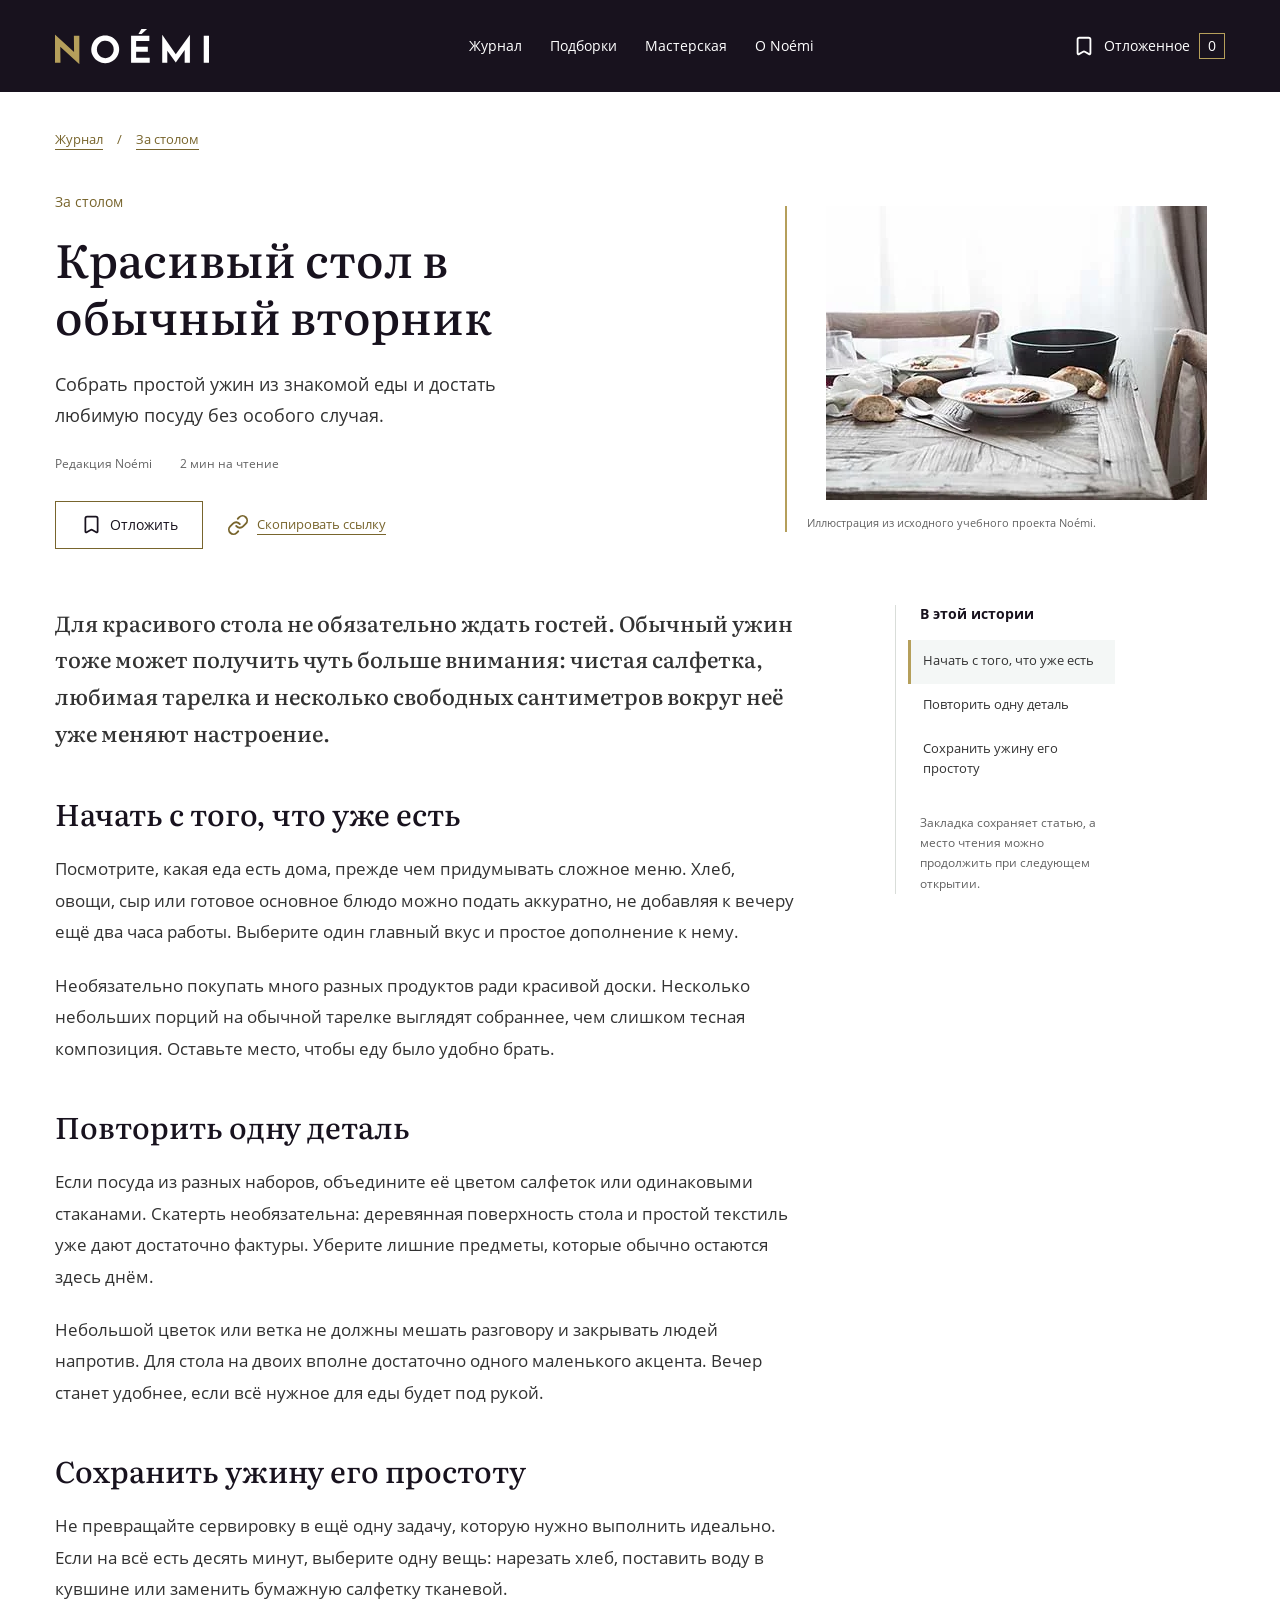
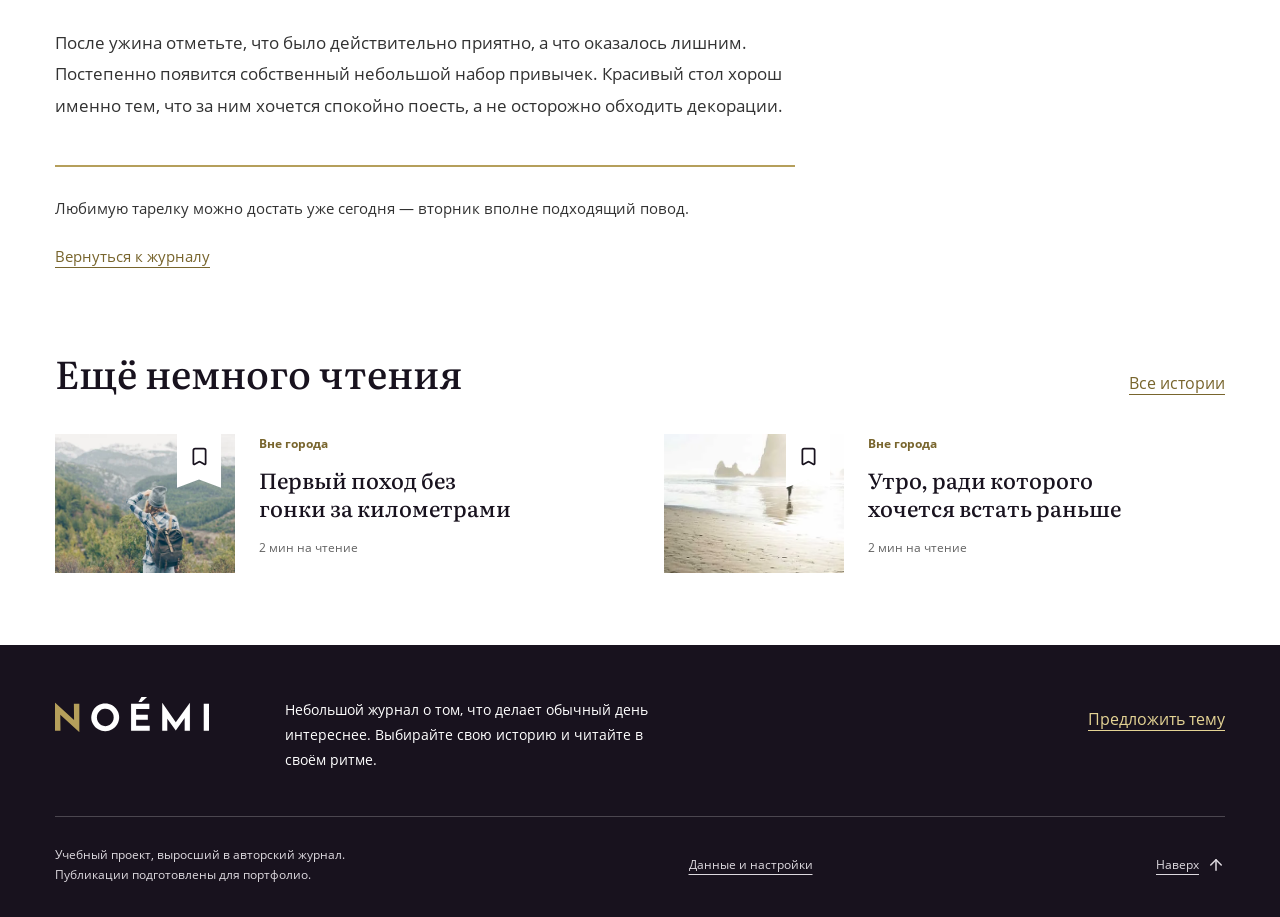
<file: articles/stol-bez-povoda.html>
<!doctype html>
<html lang="ru">
  <head>
    <meta charset="UTF-8" />
    <meta name="viewport" content="width=device-width, initial-scale=1" />
    <title>Красивый стол в обычный вторник — Noémi</title>
    <meta
      name="description"
      content="Собрать простой ужин из знакомой еды и достать любимую посуду без особого случая."
    />
    <meta name="theme-color" content="#18121e" />
    <meta property="og:title" content="Красивый стол в обычный вторник — Noémi" />
    <meta
      property="og:description"
      content="Собрать простой ужин из знакомой еды и достать любимую посуду без особого случая."
    />
    <meta property="og:type" content="article" />
    <meta property="og:locale" content="ru_RU" />
    <link rel="icon" href="../svg/icon-bookmark.svg" type="image/svg+xml" />
    <link
      rel="preload"
      href="../fonts/Literata-Medium.woff2"
      as="font"
      type="font/woff2"
      crossorigin
    />
    <link
      rel="preload"
      href="../fonts/OpenSans-Regular-subset.woff2"
      as="font"
      type="font/woff2"
      crossorigin
    />
    <link rel="stylesheet" href="../css/style.css" />
    <script src="../js/main.js" defer></script>
  </head>
  <body
    id="top"
    data-page="article"
    data-story="stol-bez-povoda"
    data-stories="pervaya-tropa,utro-u-morya,zelen-na-podokonnike,vecher-s-muzykoy,stol-bez-povoda,mesto-dlya-utra,chehol-dlya-podushki,ramka-dlya-doma,loskutnyy-zayats"
  >
    <svg
      class="icon-definitions"
      xmlns="http://www.w3.org/2000/svg"
      width="0"
      height="0"
      aria-hidden="true"
      focusable="false"
    >
      <defs>
        <symbol
          id="icon-arrow-up"
          viewBox="0 0 24 24"
          fill="none"
          stroke="currentColor"
          stroke-width="2"
          stroke-linecap="round"
          stroke-linejoin="round"
        >
          <path d="m5 12 7-7 7 7" />
          <path d="M12 19V5" />
        </symbol>
        <symbol
          id="icon-bookmark-check"
          viewBox="0 0 24 24"
          fill="none"
          stroke="currentColor"
          stroke-width="2"
          stroke-linecap="round"
          stroke-linejoin="round"
        >
          <path
            d="M17 3a2 2 0 0 1 2 2v15a1 1 0 0 1-1.496.868l-4.512-2.578a2 2 0 0 0-1.984 0l-4.512 2.578A1 1 0 0 1 5 20V5a2 2 0 0 1 2-2z"
          />
          <path d="m9 10 2 2 4-4" />
        </symbol>
        <symbol
          id="icon-bookmark"
          viewBox="0 0 24 24"
          fill="none"
          stroke="currentColor"
          stroke-width="2"
          stroke-linecap="round"
          stroke-linejoin="round"
        >
          <path
            d="M17 3a2 2 0 0 1 2 2v15a1 1 0 0 1-1.496.868l-4.512-2.578a2 2 0 0 0-1.984 0l-4.512 2.578A1 1 0 0 1 5 20V5a2 2 0 0 1 2-2z"
          />
        </symbol>
        <symbol
          id="icon-check"
          viewBox="0 0 24 24"
          fill="none"
          stroke="currentColor"
          stroke-width="2"
          stroke-linecap="round"
          stroke-linejoin="round"
        >
          <path d="M20 6 9 17l-5-5" />
        </symbol>
        <symbol
          id="icon-chevron-down"
          viewBox="0 0 24 24"
          fill="none"
          stroke="currentColor"
          stroke-width="2"
          stroke-linecap="round"
          stroke-linejoin="round"
        >
          <path d="m6 9 6 6 6-6" />
        </symbol>
        <symbol
          id="icon-link"
          viewBox="0 0 24 24"
          fill="none"
          stroke="currentColor"
          stroke-width="2"
          stroke-linecap="round"
          stroke-linejoin="round"
        >
          <path d="M10 13a5 5 0 0 0 7.54.54l3-3a5 5 0 0 0-7.07-7.07l-1.72 1.71" />
          <path d="M14 11a5 5 0 0 0-7.54-.54l-3 3a5 5 0 0 0 7.07 7.07l1.71-1.71" />
        </symbol>
        <symbol
          id="icon-menu"
          viewBox="0 0 24 24"
          fill="none"
          stroke="currentColor"
          stroke-width="2"
          stroke-linecap="round"
          stroke-linejoin="round"
        >
          <path d="M4 5h16" />
          <path d="M4 12h16" />
          <path d="M4 19h16" />
        </symbol>
        <symbol
          id="icon-search"
          viewBox="0 0 24 24"
          fill="none"
          stroke="currentColor"
          stroke-width="2"
          stroke-linecap="round"
          stroke-linejoin="round"
        >
          <path d="m21 21-4.34-4.34" />
          <circle cx="11" cy="11" r="8" />
        </symbol>
        <symbol
          id="icon-x"
          viewBox="0 0 24 24"
          fill="none"
          stroke="currentColor"
          stroke-width="2"
          stroke-linecap="round"
          stroke-linejoin="round"
        >
          <path d="M18 6 6 18" />
          <path d="m6 6 12 12" />
        </symbol>
        <symbol id="noemi-brand" fill="none" viewBox="0 0 3070 696">
          <path
            fill="#B59F5B"
            d="M485.331 135.438V696h-3.762L105.343 353.643l3.762 319.784H0V112.865h3.7623L379.988 458.984l-3.762-323.546h109.105Z"
          />
          <path
            fill="#fff"
            stroke="#E8E8E8"
            d="m861.808 165.967.009-.005.008-.005c41.291-26.275 86.341-37.543 138.935-37.543 52.58 0 93.88 11.261 138.94 37.548 41.32 26.295 75.13 60.101 101.42 101.42 26.28 41.293 37.55 86.343 37.55 135.169 0 48.823-11.27 93.882-37.56 138.948-26.28 45.059-60.08 75.103-101.42 101.409-41.29 26.275-86.34 37.543-138.93 37.543-48.821 0-93.878-11.263-138.943-37.548-41.335-26.305-75.126-56.348-101.41-101.404-26.287-45.063-37.551-86.355-37.554-138.927 3.76-45.089 15.032-93.909 37.553-135.204 26.304-41.331 56.348-75.12 101.402-101.401Zm-4.448 327.124c15.076 26.384 33.944 49.036 60.382 64.143 26.411 15.092 52.832 22.639 86.778 22.639 30.19 0 56.61-7.55 83.02-22.639 26.44-15.107 45.31-37.759 60.38-64.143 15.1-26.414 22.64-56.598 22.64-86.777 0-33.948-7.55-60.368-22.64-86.778-15.07-26.383-33.94-49.036-60.38-64.143-26.41-15.089-52.83-22.639-83.02-22.639-30.102 0-64.128 3.754-86.85 22.689l-.032.027c-22.552 18.793-45.184 37.652-60.278 64.066-15.095 26.415-22.639 56.598-22.639 86.778 0 30.179 7.544 60.363 22.639 86.777ZM1617.77 572.349h270.38v100.578h-371.46V135.938h363.94v100.578h-263.36v117.627h233.26v100.579h-233.26v117.627h.5ZM1834.67.5l-107.99 96.8162h-62.87L1723.39.5h111.28ZM2584.26 417.31l-176.42 247.736-168.89-232.691-.91-1.247v241.819h-100.58V114.453l269.97 386.201.41.574.41-.566 281.26-386.261v558.526h-104.34V416.036l-.91 1.274ZM3069.5 135.938v536.989h-104.34V135.938h104.34Z"
          />
        </symbol>
      </defs></svg
    ><a class="skip-link" href="#main-content">Перейти к содержимому</a>
    <header class="header">
      <div class="container header__inner">
        <a class="header__logo" href="../index.html" aria-label="Noémi — главная"
          ><svg
            class="brand-mark"
            width="154"
            height="35"
            viewBox="0 0 3070 696"
            aria-hidden="true"
            focusable="false"
          >
            <use href="#noemi-brand"></use></svg></a
        ><button
          class="header__toggle"
          type="button"
          aria-expanded="false"
          aria-controls="site-menu"
          aria-label="Открыть меню"
          hidden
        >
          <svg
            class="icon icon--menu"
            width="22"
            height="22"
            viewBox="0 0 24 24"
            aria-hidden="true"
            focusable="false"
          >
            <use href="#icon-menu"></use></svg
          ><svg
            class="icon icon--menu-close"
            width="22"
            height="22"
            viewBox="0 0 24 24"
            aria-hidden="true"
            focusable="false"
          >
            <use href="#icon-x"></use></svg
          ><span>Меню</span>
        </button>
        <nav class="header__menu" id="site-menu" aria-label="Главная навигация">
          <a href="../index.html#journal">Журнал</a><a href="../index.html#collections">Подборки</a
          ><a href="../index.html#workshop">Мастерская</a><a href="../index.html#about">О Noémi</a>
        </nav>
        <a class="header__saved" href="../index.html?saved=1#journal" hidden
          ><svg
            class="icon icon--bookmark"
            width="22"
            height="22"
            viewBox="0 0 24 24"
            aria-hidden="true"
            focusable="false"
          >
            <use href="#icon-bookmark"></use></svg
          ><span>Отложенное</span><span class="header__count" data-saved-count>0</span></a
        >
      </div>
    </header>
    <div
      class="reading-progress"
      role="progressbar"
      aria-label="Прогресс чтения"
      aria-valuemin="0"
      aria-valuemax="100"
      aria-valuenow="0"
      hidden
    >
      <span></span>
    </div>
    <main id="main-content" tabindex="-1">
      <article class="article">
        <div class="container">
          <nav class="breadcrumbs" aria-label="Хлебные крошки">
            <a href="../index.html#journal">Журнал</a><span aria-hidden="true">/</span
            ><a href="../index.html?category=food#journal">За столом</a>
          </nav>
          <header class="article__header">
            <div>
              <p class="section-note">За столом</p>
              <h1>Красивый стол в обычный вторник</h1>
              <p class="article__intro">
                Собрать простой ужин из знакомой еды и достать любимую посуду без особого случая.
              </p>
              <div class="article__meta">
                <span>Редакция Noémi</span><span>2 мин на чтение</span>
              </div>
              <div class="article__actions">
                <button
                  class="save-button"
                  type="button"
                  data-save="stol-bez-povoda"
                  data-title="Красивый стол в обычный вторник"
                  aria-pressed="false"
                  aria-label="Отложить статью «Красивый стол в обычный вторник»"
                  hidden
                >
                  <svg
                    class="icon icon--bookmark"
                    width="22"
                    height="22"
                    viewBox="0 0 24 24"
                    aria-hidden="true"
                    focusable="false"
                  >
                    <use href="#icon-bookmark"></use></svg
                  ><svg
                    class="icon icon--bookmark-check"
                    width="22"
                    height="22"
                    viewBox="0 0 24 24"
                    aria-hidden="true"
                    focusable="false"
                  >
                    <use href="#icon-bookmark-check"></use></svg
                  ><span class="save-button__text">Отложить</span></button
                ><button class="text-button article__copy" type="button" hidden>
                  <svg
                    class="icon icon--link"
                    width="22"
                    height="22"
                    viewBox="0 0 24 24"
                    aria-hidden="true"
                    focusable="false"
                  >
                    <use href="#icon-link"></use></svg
                  >Скопировать ссылку
                </button>
              </div>
              <div class="article__copy-fallback" hidden>
                <label class="field" for="share-link"
                  >Выделенная ссылка — скопируйте её вручную<input
                    id="share-link"
                    type="url"
                    readonly
                /></label>
              </div>
              <div class="article__resume" hidden>
                <p>Вы уже начинали эту историю.</p>
                <button class="text-button" type="button">Продолжить с места остановки</button>
              </div>
            </div>
            <figure class="article__cover">
              <img
                class=""
                src="../img/last-post4.webp"
                width="381"
                height="294"
                alt="Деревянный стол с тарелками, салфетками и домашним обедом"
                loading="eager"
                decoding="async"
              />
              <figcaption>Иллюстрация из исходного учебного проекта Noémi.</figcaption>
            </figure>
          </header>
          <div class="article__layout">
            <div class="article__content" id="article-content">
              <p class="article__lead">
                Для красивого стола не обязательно ждать гостей. Обычный ужин тоже может получить
                чуть больше внимания: чистая салфетка, любимая тарелка и несколько свободных
                сантиметров вокруг неё уже меняют настроение.
              </p>
              <section class="article__section" id="section-1">
                <h2>Начать с того, что уже есть</h2>
                <p>
                  Посмотрите, какая еда есть дома, прежде чем придумывать сложное меню. Хлеб, овощи,
                  сыр или готовое основное блюдо можно подать аккуратно, не добавляя к вечеру ещё
                  два часа работы. Выберите один главный вкус и простое дополнение к нему.
                </p>
                <p>
                  Необязательно покупать много разных продуктов ради красивой доски. Несколько
                  небольших порций на обычной тарелке выглядят собраннее, чем слишком тесная
                  композиция. Оставьте место, чтобы еду было удобно брать.
                </p>
              </section>
              <section class="article__section" id="section-2">
                <h2>Повторить одну деталь</h2>
                <p>
                  Если посуда из разных наборов, объедините её цветом салфеток или одинаковыми
                  стаканами. Скатерть необязательна: деревянная поверхность стола и простой текстиль
                  уже дают достаточно фактуры. Уберите лишние предметы, которые обычно остаются
                  здесь днём.
                </p>
                <p>
                  Небольшой цветок или ветка не должны мешать разговору и закрывать людей напротив.
                  Для стола на двоих вполне достаточно одного маленького акцента. Вечер станет
                  удобнее, если всё нужное для еды будет под рукой.
                </p>
              </section>
              <section class="article__section" id="section-3">
                <h2>Сохранить ужину его простоту</h2>
                <p>
                  Не превращайте сервировку в ещё одну задачу, которую нужно выполнить идеально.
                  Если на всё есть десять минут, выберите одну вещь: нарезать хлеб, поставить воду в
                  кувшине или заменить бумажную салфетку тканевой.
                </p>
                <p>
                  После ужина отметьте, что было действительно приятно, а что оказалось лишним.
                  Постепенно появится собственный небольшой набор привычек. Красивый стол хорош
                  именно тем, что за ним хочется спокойно поесть, а не осторожно обходить декорации.
                </p>
              </section>
              <div class="article__ending">
                <p>Любимую тарелку можно достать уже сегодня — вторник вполне подходящий повод.</p>
                <a href="../index.html#journal">Вернуться к журналу</a>
              </div>
            </div>
            <aside class="contents" aria-labelledby="contents-title">
              <h2 id="contents-title">В этой истории</h2>
              <ol>
                <li><a href="#section-1">Начать с того, что уже есть</a></li>
                <li><a href="#section-2">Повторить одну деталь</a></li>
                <li><a href="#section-3">Сохранить ужину его простоту</a></li>
              </ol>
              <p>
                Закладка сохраняет статью, а место чтения можно продолжить при следующем открытии.
              </p>
              <p class="storage-note" hidden></p>
            </aside>
          </div>
        </div>
      </article>
      <section class="related" aria-labelledby="related-title">
        <div class="container">
          <div class="section-heading">
            <h2 id="related-title">Ещё немного чтения</h2>
            <a href="../index.html#journal">Все истории</a>
          </div>
          <div class="related__grid">
            <article
              class="story-card"
              data-story-id="pervaya-tropa"
              data-category="travel"
              data-search="Первый поход без гонки за километрами Как выбрать короткий маршрут, оставить время на остановки и вернуться с желанием повторить. Вне города"
            >
              <div class="story-card__media">
                <a href="../articles/pervaya-tropa.html" tabindex="-1" aria-hidden="true"
                  ><img
                    class=""
                    src="../img/trend3.webp"
                    width="450"
                    height="348"
                    alt="Путешественница с рюкзаком на тропе среди зелёных гор"
                    loading="lazy"
                    decoding="async" /></a
                ><button
                  class="save-button story-card__save"
                  type="button"
                  data-save="pervaya-tropa"
                  data-title="Первый поход без гонки за километрами"
                  aria-pressed="false"
                  aria-label="Отложить статью «Первый поход без гонки за километрами»"
                  hidden
                >
                  <svg
                    class="icon icon--bookmark"
                    width="22"
                    height="22"
                    viewBox="0 0 24 24"
                    aria-hidden="true"
                    focusable="false"
                  >
                    <use href="#icon-bookmark"></use></svg
                  ><svg
                    class="icon icon--bookmark-check"
                    width="22"
                    height="22"
                    viewBox="0 0 24 24"
                    aria-hidden="true"
                    focusable="false"
                  >
                    <use href="#icon-bookmark-check"></use></svg
                  ><span class="save-button__text">Отложить</span>
                </button>
              </div>
              <div class="story-card__body">
                <p class="story-card__category">Вне города</p>
                <h3 class="story-card__title">
                  <a href="../articles/pervaya-tropa.html">Первый поход без гонки за километрами</a>
                </h3>
                <p class="story-card__desc">
                  Как выбрать короткий маршрут, оставить время на остановки и вернуться с желанием
                  повторить.
                </p>
                <p class="story-card__meta">2 мин на чтение</p>
              </div>
            </article>
            <article
              class="story-card"
              data-story-id="utro-u-morya"
              data-category="travel"
              data-search="Утро, ради которого хочется встать раньше Небольшая прогулка у воды, термос и полчаса без списка обязательных впечатлений. Вне города"
            >
              <div class="story-card__media">
                <a href="../articles/utro-u-morya.html" tabindex="-1" aria-hidden="true"
                  ><img
                    class=""
                    src="../img/last-post1.webp"
                    width="381"
                    height="294"
                    alt="Человек на светлом пляже между скалами"
                    loading="lazy"
                    decoding="async" /></a
                ><button
                  class="save-button story-card__save"
                  type="button"
                  data-save="utro-u-morya"
                  data-title="Утро, ради которого хочется встать раньше"
                  aria-pressed="false"
                  aria-label="Отложить статью «Утро, ради которого хочется встать раньше»"
                  hidden
                >
                  <svg
                    class="icon icon--bookmark"
                    width="22"
                    height="22"
                    viewBox="0 0 24 24"
                    aria-hidden="true"
                    focusable="false"
                  >
                    <use href="#icon-bookmark"></use></svg
                  ><svg
                    class="icon icon--bookmark-check"
                    width="22"
                    height="22"
                    viewBox="0 0 24 24"
                    aria-hidden="true"
                    focusable="false"
                  >
                    <use href="#icon-bookmark-check"></use></svg
                  ><span class="save-button__text">Отложить</span>
                </button>
              </div>
              <div class="story-card__body">
                <p class="story-card__category">Вне города</p>
                <h3 class="story-card__title">
                  <a href="../articles/utro-u-morya.html"
                    >Утро, ради которого хочется встать раньше</a
                  >
                </h3>
                <p class="story-card__desc">
                  Небольшая прогулка у воды, термос и полчаса без списка обязательных впечатлений.
                </p>
                <p class="story-card__meta">2 мин на чтение</p>
              </div>
            </article>
          </div>
        </div>
      </section>
    </main>
    <footer class="footer" id="about">
      <div class="container">
        <div class="footer__top">
          <a href="../index.html" class="footer__logo" aria-label="Noémi — главная"
            ><svg
              class="brand-mark"
              width="154"
              height="35"
              viewBox="0 0 3070 696"
              aria-hidden="true"
              focusable="false"
            >
              <use href="#noemi-brand"></use></svg
          ></a>
          <p class="footer__intro">
            Небольшой журнал о том, что делает обычный день интереснее. Выбирайте свою историю и
            читайте в своём ритме.
          </p>
          <button class="footer__feedback text-button" type="button" data-feedback hidden>
            Предложить тему
          </button>
        </div>
        <div class="footer__bottom">
          <p>
            Учебный проект, выросший в авторский журнал.<br />Публикации подготовлены для портфолио.
          </p>
          <a href="../privacy.html">Данные и настройки</a
          ><a class="footer__up" href="#top"
            >Наверх
            <svg
              class="icon icon--arrow-up"
              width="22"
              height="22"
              viewBox="0 0 24 24"
              aria-hidden="true"
              focusable="false"
            >
              <use href="#icon-arrow-up"></use></svg
          ></a>
        </div>
      </div>
    </footer>
    <dialog class="feedback" aria-labelledby="feedback-title">
      <button
        class="feedback__close icon-button"
        type="button"
        data-close
        aria-label="Закрыть окно"
      >
        <svg
          class="icon icon--x"
          width="22"
          height="22"
          viewBox="0 0 24 24"
          aria-hidden="true"
          focusable="false"
        >
          <use href="#icon-x"></use>
        </svg>
      </button>
      <p class="section-note">Поговорим о журнале</p>
      <h2 id="feedback-title">О чём хочется прочитать?</h2>
      <p class="form-note">Это учебная форма. Ответы не отправляются и не сохраняются.</p>
      <form class="feedback__form" novalidate>
        <div class="form-errors" tabindex="-1" hidden>
          <h3>Проверьте ответ</h3>
          <ul></ul>
        </div>
        <label class="field" for="frequency"
          >Как часто вы заглядываете в журнал?<select id="frequency" name="frequency">
            <option>Почти каждый день</option>
            <option>Несколько раз в неделю</option>
            <option>Иногда</option>
            <option>Сегодня впервые</option>
          </select></label
        >
        <fieldset class="feedback__choices">
          <legend>Подписаны ли вы на подобные рассылки?</legend>
          <label><input type="radio" name="subscribed" value="yes" />Да</label
          ><label><input type="radio" name="subscribed" value="no" />Нет</label>
        </fieldset>
        <label class="field" for="feedback-message"
          >Ваша идея <span>(обязательно)</span
          ><textarea
            id="feedback-message"
            name="message"
            rows="4"
            maxlength="1000"
            required
            aria-describedby="feedback-message-error"
          ></textarea>
        </label>
        <p class="field-error" id="feedback-message-error" hidden></p>
        <button class="button" type="submit">Проверить отзыв</button>
        <p class="feedback__status" role="status"></p>
      </form>
    </dialog>
    <div class="notice" hidden>
      <p class="notice__message" role="status" aria-atomic="true"></p>
      <button class="notice__undo text-button" type="button" hidden>Вернуть</button
      ><button class="notice__close icon-button" type="button" aria-label="Скрыть сообщение">
        <svg
          class="icon icon--x"
          width="22"
          height="22"
          viewBox="0 0 24 24"
          aria-hidden="true"
          focusable="false"
        >
          <use href="#icon-x"></use>
        </svg>
      </button>
    </div>
  </body>
</html>
</file>
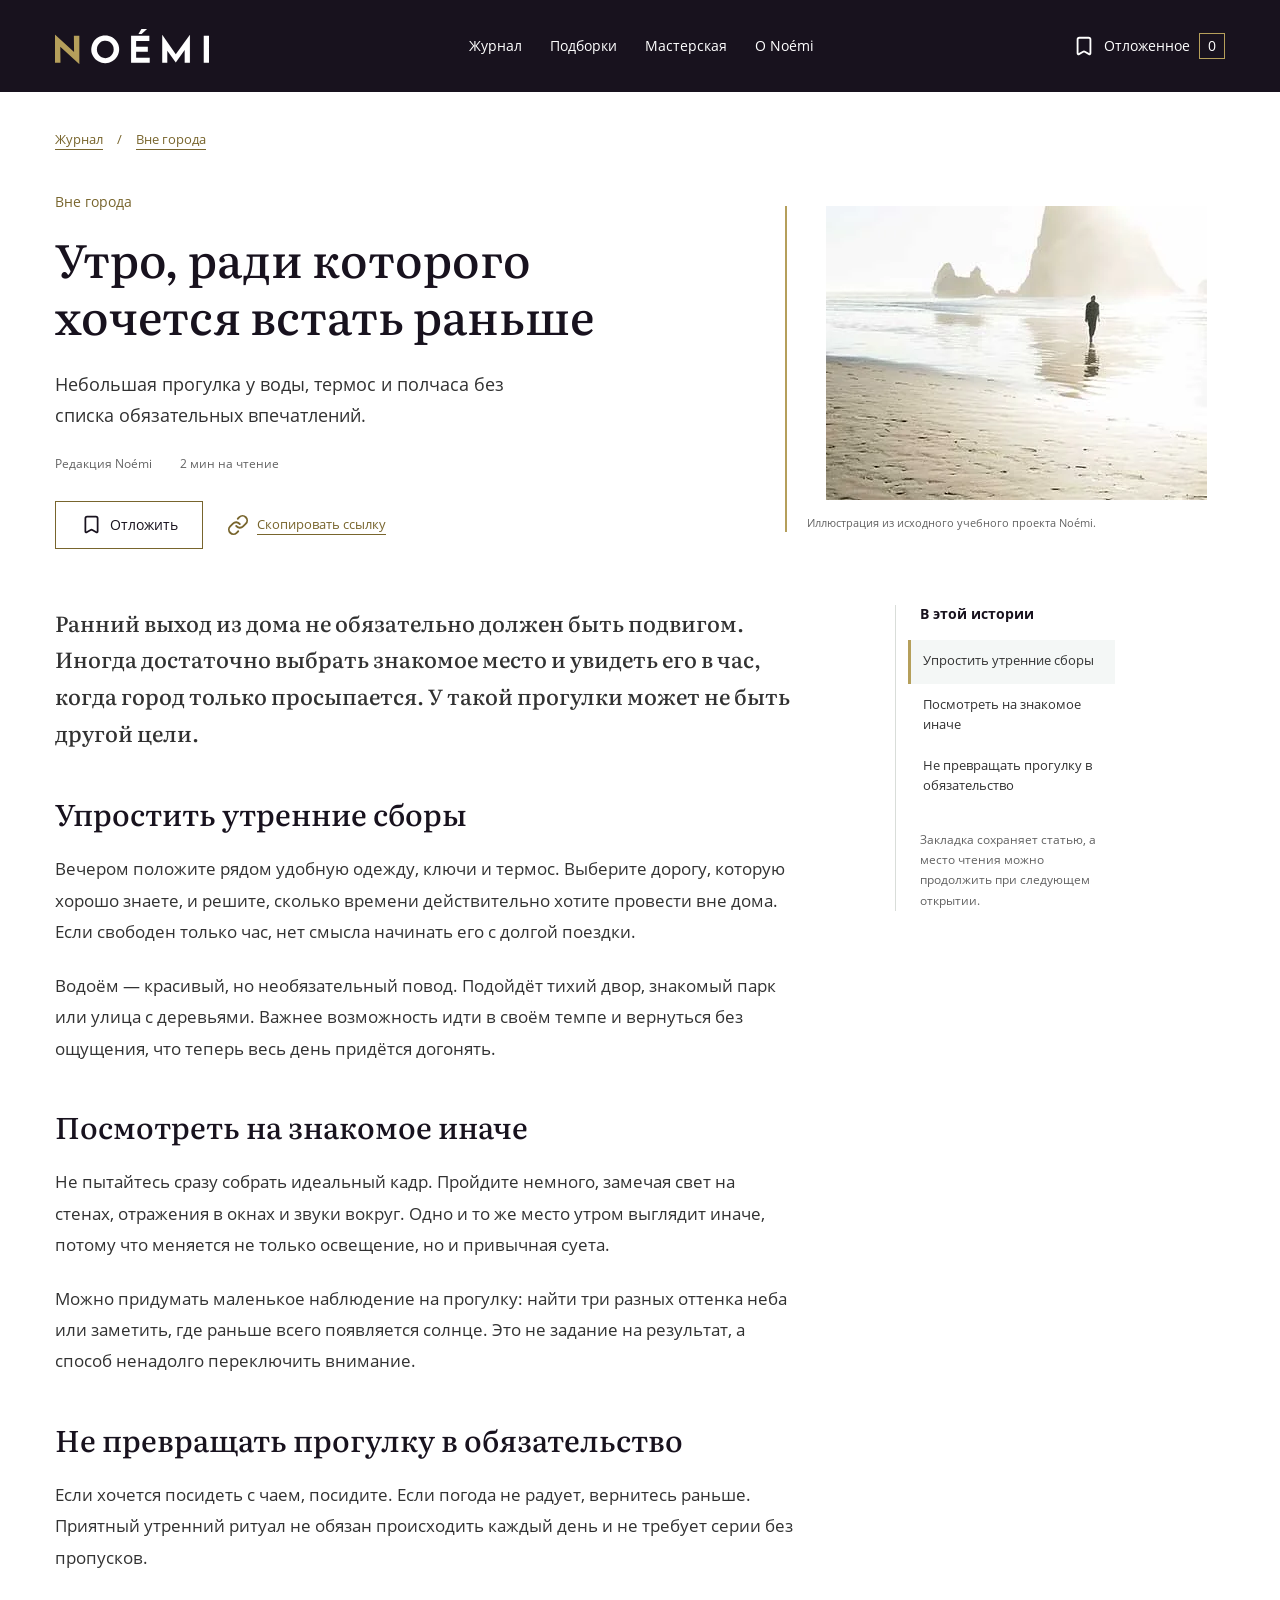
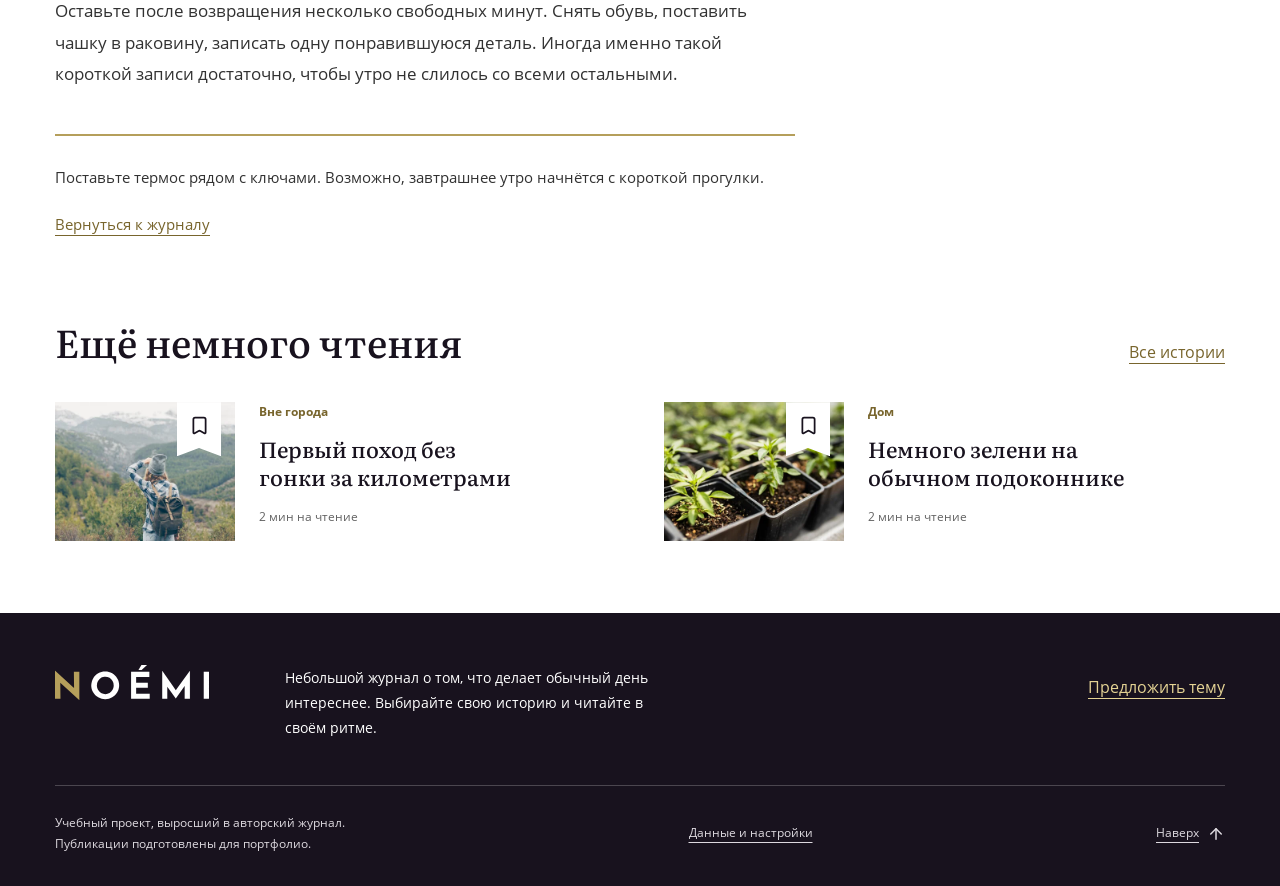
<file: articles/utro-u-morya.html>
<!doctype html>
<html lang="ru">
  <head>
    <meta charset="UTF-8" />
    <meta name="viewport" content="width=device-width, initial-scale=1" />
    <title>Утро, ради которого хочется встать раньше — Noémi</title>
    <meta
      name="description"
      content="Небольшая прогулка у воды, термос и полчаса без списка обязательных впечатлений."
    />
    <meta name="theme-color" content="#18121e" />
    <meta property="og:title" content="Утро, ради которого хочется встать раньше — Noémi" />
    <meta
      property="og:description"
      content="Небольшая прогулка у воды, термос и полчаса без списка обязательных впечатлений."
    />
    <meta property="og:type" content="article" />
    <meta property="og:locale" content="ru_RU" />
    <link rel="icon" href="../svg/icon-bookmark.svg" type="image/svg+xml" />
    <link
      rel="preload"
      href="../fonts/Literata-Medium.woff2"
      as="font"
      type="font/woff2"
      crossorigin
    />
    <link
      rel="preload"
      href="../fonts/OpenSans-Regular-subset.woff2"
      as="font"
      type="font/woff2"
      crossorigin
    />
    <link rel="stylesheet" href="../css/style.css" />
    <script src="../js/main.js" defer></script>
  </head>
  <body
    id="top"
    data-page="article"
    data-story="utro-u-morya"
    data-stories="pervaya-tropa,utro-u-morya,zelen-na-podokonnike,vecher-s-muzykoy,stol-bez-povoda,mesto-dlya-utra,chehol-dlya-podushki,ramka-dlya-doma,loskutnyy-zayats"
  >
    <svg
      class="icon-definitions"
      xmlns="http://www.w3.org/2000/svg"
      width="0"
      height="0"
      aria-hidden="true"
      focusable="false"
    >
      <defs>
        <symbol
          id="icon-arrow-up"
          viewBox="0 0 24 24"
          fill="none"
          stroke="currentColor"
          stroke-width="2"
          stroke-linecap="round"
          stroke-linejoin="round"
        >
          <path d="m5 12 7-7 7 7" />
          <path d="M12 19V5" />
        </symbol>
        <symbol
          id="icon-bookmark-check"
          viewBox="0 0 24 24"
          fill="none"
          stroke="currentColor"
          stroke-width="2"
          stroke-linecap="round"
          stroke-linejoin="round"
        >
          <path
            d="M17 3a2 2 0 0 1 2 2v15a1 1 0 0 1-1.496.868l-4.512-2.578a2 2 0 0 0-1.984 0l-4.512 2.578A1 1 0 0 1 5 20V5a2 2 0 0 1 2-2z"
          />
          <path d="m9 10 2 2 4-4" />
        </symbol>
        <symbol
          id="icon-bookmark"
          viewBox="0 0 24 24"
          fill="none"
          stroke="currentColor"
          stroke-width="2"
          stroke-linecap="round"
          stroke-linejoin="round"
        >
          <path
            d="M17 3a2 2 0 0 1 2 2v15a1 1 0 0 1-1.496.868l-4.512-2.578a2 2 0 0 0-1.984 0l-4.512 2.578A1 1 0 0 1 5 20V5a2 2 0 0 1 2-2z"
          />
        </symbol>
        <symbol
          id="icon-check"
          viewBox="0 0 24 24"
          fill="none"
          stroke="currentColor"
          stroke-width="2"
          stroke-linecap="round"
          stroke-linejoin="round"
        >
          <path d="M20 6 9 17l-5-5" />
        </symbol>
        <symbol
          id="icon-chevron-down"
          viewBox="0 0 24 24"
          fill="none"
          stroke="currentColor"
          stroke-width="2"
          stroke-linecap="round"
          stroke-linejoin="round"
        >
          <path d="m6 9 6 6 6-6" />
        </symbol>
        <symbol
          id="icon-link"
          viewBox="0 0 24 24"
          fill="none"
          stroke="currentColor"
          stroke-width="2"
          stroke-linecap="round"
          stroke-linejoin="round"
        >
          <path d="M10 13a5 5 0 0 0 7.54.54l3-3a5 5 0 0 0-7.07-7.07l-1.72 1.71" />
          <path d="M14 11a5 5 0 0 0-7.54-.54l-3 3a5 5 0 0 0 7.07 7.07l1.71-1.71" />
        </symbol>
        <symbol
          id="icon-menu"
          viewBox="0 0 24 24"
          fill="none"
          stroke="currentColor"
          stroke-width="2"
          stroke-linecap="round"
          stroke-linejoin="round"
        >
          <path d="M4 5h16" />
          <path d="M4 12h16" />
          <path d="M4 19h16" />
        </symbol>
        <symbol
          id="icon-search"
          viewBox="0 0 24 24"
          fill="none"
          stroke="currentColor"
          stroke-width="2"
          stroke-linecap="round"
          stroke-linejoin="round"
        >
          <path d="m21 21-4.34-4.34" />
          <circle cx="11" cy="11" r="8" />
        </symbol>
        <symbol
          id="icon-x"
          viewBox="0 0 24 24"
          fill="none"
          stroke="currentColor"
          stroke-width="2"
          stroke-linecap="round"
          stroke-linejoin="round"
        >
          <path d="M18 6 6 18" />
          <path d="m6 6 12 12" />
        </symbol>
        <symbol id="noemi-brand" fill="none" viewBox="0 0 3070 696">
          <path
            fill="#B59F5B"
            d="M485.331 135.438V696h-3.762L105.343 353.643l3.762 319.784H0V112.865h3.7623L379.988 458.984l-3.762-323.546h109.105Z"
          />
          <path
            fill="#fff"
            stroke="#E8E8E8"
            d="m861.808 165.967.009-.005.008-.005c41.291-26.275 86.341-37.543 138.935-37.543 52.58 0 93.88 11.261 138.94 37.548 41.32 26.295 75.13 60.101 101.42 101.42 26.28 41.293 37.55 86.343 37.55 135.169 0 48.823-11.27 93.882-37.56 138.948-26.28 45.059-60.08 75.103-101.42 101.409-41.29 26.275-86.34 37.543-138.93 37.543-48.821 0-93.878-11.263-138.943-37.548-41.335-26.305-75.126-56.348-101.41-101.404-26.287-45.063-37.551-86.355-37.554-138.927 3.76-45.089 15.032-93.909 37.553-135.204 26.304-41.331 56.348-75.12 101.402-101.401Zm-4.448 327.124c15.076 26.384 33.944 49.036 60.382 64.143 26.411 15.092 52.832 22.639 86.778 22.639 30.19 0 56.61-7.55 83.02-22.639 26.44-15.107 45.31-37.759 60.38-64.143 15.1-26.414 22.64-56.598 22.64-86.777 0-33.948-7.55-60.368-22.64-86.778-15.07-26.383-33.94-49.036-60.38-64.143-26.41-15.089-52.83-22.639-83.02-22.639-30.102 0-64.128 3.754-86.85 22.689l-.032.027c-22.552 18.793-45.184 37.652-60.278 64.066-15.095 26.415-22.639 56.598-22.639 86.778 0 30.179 7.544 60.363 22.639 86.777ZM1617.77 572.349h270.38v100.578h-371.46V135.938h363.94v100.578h-263.36v117.627h233.26v100.579h-233.26v117.627h.5ZM1834.67.5l-107.99 96.8162h-62.87L1723.39.5h111.28ZM2584.26 417.31l-176.42 247.736-168.89-232.691-.91-1.247v241.819h-100.58V114.453l269.97 386.201.41.574.41-.566 281.26-386.261v558.526h-104.34V416.036l-.91 1.274ZM3069.5 135.938v536.989h-104.34V135.938h104.34Z"
          />
        </symbol>
      </defs></svg
    ><a class="skip-link" href="#main-content">Перейти к содержимому</a>
    <header class="header">
      <div class="container header__inner">
        <a class="header__logo" href="../index.html" aria-label="Noémi — главная"
          ><svg
            class="brand-mark"
            width="154"
            height="35"
            viewBox="0 0 3070 696"
            aria-hidden="true"
            focusable="false"
          >
            <use href="#noemi-brand"></use></svg></a
        ><button
          class="header__toggle"
          type="button"
          aria-expanded="false"
          aria-controls="site-menu"
          aria-label="Открыть меню"
          hidden
        >
          <svg
            class="icon icon--menu"
            width="22"
            height="22"
            viewBox="0 0 24 24"
            aria-hidden="true"
            focusable="false"
          >
            <use href="#icon-menu"></use></svg
          ><svg
            class="icon icon--menu-close"
            width="22"
            height="22"
            viewBox="0 0 24 24"
            aria-hidden="true"
            focusable="false"
          >
            <use href="#icon-x"></use></svg
          ><span>Меню</span>
        </button>
        <nav class="header__menu" id="site-menu" aria-label="Главная навигация">
          <a href="../index.html#journal">Журнал</a><a href="../index.html#collections">Подборки</a
          ><a href="../index.html#workshop">Мастерская</a><a href="../index.html#about">О Noémi</a>
        </nav>
        <a class="header__saved" href="../index.html?saved=1#journal" hidden
          ><svg
            class="icon icon--bookmark"
            width="22"
            height="22"
            viewBox="0 0 24 24"
            aria-hidden="true"
            focusable="false"
          >
            <use href="#icon-bookmark"></use></svg
          ><span>Отложенное</span><span class="header__count" data-saved-count>0</span></a
        >
      </div>
    </header>
    <div
      class="reading-progress"
      role="progressbar"
      aria-label="Прогресс чтения"
      aria-valuemin="0"
      aria-valuemax="100"
      aria-valuenow="0"
      hidden
    >
      <span></span>
    </div>
    <main id="main-content" tabindex="-1">
      <article class="article">
        <div class="container">
          <nav class="breadcrumbs" aria-label="Хлебные крошки">
            <a href="../index.html#journal">Журнал</a><span aria-hidden="true">/</span
            ><a href="../index.html?category=travel#journal">Вне города</a>
          </nav>
          <header class="article__header">
            <div>
              <p class="section-note">Вне города</p>
              <h1>Утро, ради которого хочется встать раньше</h1>
              <p class="article__intro">
                Небольшая прогулка у воды, термос и полчаса без списка обязательных впечатлений.
              </p>
              <div class="article__meta">
                <span>Редакция Noémi</span><span>2 мин на чтение</span>
              </div>
              <div class="article__actions">
                <button
                  class="save-button"
                  type="button"
                  data-save="utro-u-morya"
                  data-title="Утро, ради которого хочется встать раньше"
                  aria-pressed="false"
                  aria-label="Отложить статью «Утро, ради которого хочется встать раньше»"
                  hidden
                >
                  <svg
                    class="icon icon--bookmark"
                    width="22"
                    height="22"
                    viewBox="0 0 24 24"
                    aria-hidden="true"
                    focusable="false"
                  >
                    <use href="#icon-bookmark"></use></svg
                  ><svg
                    class="icon icon--bookmark-check"
                    width="22"
                    height="22"
                    viewBox="0 0 24 24"
                    aria-hidden="true"
                    focusable="false"
                  >
                    <use href="#icon-bookmark-check"></use></svg
                  ><span class="save-button__text">Отложить</span></button
                ><button class="text-button article__copy" type="button" hidden>
                  <svg
                    class="icon icon--link"
                    width="22"
                    height="22"
                    viewBox="0 0 24 24"
                    aria-hidden="true"
                    focusable="false"
                  >
                    <use href="#icon-link"></use></svg
                  >Скопировать ссылку
                </button>
              </div>
              <div class="article__copy-fallback" hidden>
                <label class="field" for="share-link"
                  >Выделенная ссылка — скопируйте её вручную<input
                    id="share-link"
                    type="url"
                    readonly
                /></label>
              </div>
              <div class="article__resume" hidden>
                <p>Вы уже начинали эту историю.</p>
                <button class="text-button" type="button">Продолжить с места остановки</button>
              </div>
            </div>
            <figure class="article__cover">
              <img
                class=""
                src="../img/last-post1.webp"
                width="381"
                height="294"
                alt="Человек на светлом пляже между скалами"
                loading="eager"
                decoding="async"
              />
              <figcaption>Иллюстрация из исходного учебного проекта Noémi.</figcaption>
            </figure>
          </header>
          <div class="article__layout">
            <div class="article__content" id="article-content">
              <p class="article__lead">
                Ранний выход из дома не обязательно должен быть подвигом. Иногда достаточно выбрать
                знакомое место и увидеть его в час, когда город только просыпается. У такой прогулки
                может не быть другой цели.
              </p>
              <section class="article__section" id="section-1">
                <h2>Упростить утренние сборы</h2>
                <p>
                  Вечером положите рядом удобную одежду, ключи и термос. Выберите дорогу, которую
                  хорошо знаете, и решите, сколько времени действительно хотите провести вне дома.
                  Если свободен только час, нет смысла начинать его с долгой поездки.
                </p>
                <p>
                  Водоём — красивый, но необязательный повод. Подойдёт тихий двор, знакомый парк или
                  улица с деревьями. Важнее возможность идти в своём темпе и вернуться без ощущения,
                  что теперь весь день придётся догонять.
                </p>
              </section>
              <section class="article__section" id="section-2">
                <h2>Посмотреть на знакомое иначе</h2>
                <p>
                  Не пытайтесь сразу собрать идеальный кадр. Пройдите немного, замечая свет на
                  стенах, отражения в окнах и звуки вокруг. Одно и то же место утром выглядит иначе,
                  потому что меняется не только освещение, но и привычная суета.
                </p>
                <p>
                  Можно придумать маленькое наблюдение на прогулку: найти три разных оттенка неба
                  или заметить, где раньше всего появляется солнце. Это не задание на результат, а
                  способ ненадолго переключить внимание.
                </p>
              </section>
              <section class="article__section" id="section-3">
                <h2>Не превращать прогулку в обязательство</h2>
                <p>
                  Если хочется посидеть с чаем, посидите. Если погода не радует, вернитесь раньше.
                  Приятный утренний ритуал не обязан происходить каждый день и не требует серии без
                  пропусков.
                </p>
                <p>
                  Оставьте после возвращения несколько свободных минут. Снять обувь, поставить чашку
                  в раковину, записать одну понравившуюся деталь. Иногда именно такой короткой
                  записи достаточно, чтобы утро не слилось со всеми остальными.
                </p>
              </section>
              <div class="article__ending">
                <p>
                  Поставьте термос рядом с ключами. Возможно, завтрашнее утро начнётся с короткой
                  прогулки.
                </p>
                <a href="../index.html#journal">Вернуться к журналу</a>
              </div>
            </div>
            <aside class="contents" aria-labelledby="contents-title">
              <h2 id="contents-title">В этой истории</h2>
              <ol>
                <li><a href="#section-1">Упростить утренние сборы</a></li>
                <li><a href="#section-2">Посмотреть на знакомое иначе</a></li>
                <li><a href="#section-3">Не превращать прогулку в обязательство</a></li>
              </ol>
              <p>
                Закладка сохраняет статью, а место чтения можно продолжить при следующем открытии.
              </p>
              <p class="storage-note" hidden></p>
            </aside>
          </div>
        </div>
      </article>
      <section class="related" aria-labelledby="related-title">
        <div class="container">
          <div class="section-heading">
            <h2 id="related-title">Ещё немного чтения</h2>
            <a href="../index.html#journal">Все истории</a>
          </div>
          <div class="related__grid">
            <article
              class="story-card"
              data-story-id="pervaya-tropa"
              data-category="travel"
              data-search="Первый поход без гонки за километрами Как выбрать короткий маршрут, оставить время на остановки и вернуться с желанием повторить. Вне города"
            >
              <div class="story-card__media">
                <a href="../articles/pervaya-tropa.html" tabindex="-1" aria-hidden="true"
                  ><img
                    class=""
                    src="../img/trend3.webp"
                    width="450"
                    height="348"
                    alt="Путешественница с рюкзаком на тропе среди зелёных гор"
                    loading="lazy"
                    decoding="async" /></a
                ><button
                  class="save-button story-card__save"
                  type="button"
                  data-save="pervaya-tropa"
                  data-title="Первый поход без гонки за километрами"
                  aria-pressed="false"
                  aria-label="Отложить статью «Первый поход без гонки за километрами»"
                  hidden
                >
                  <svg
                    class="icon icon--bookmark"
                    width="22"
                    height="22"
                    viewBox="0 0 24 24"
                    aria-hidden="true"
                    focusable="false"
                  >
                    <use href="#icon-bookmark"></use></svg
                  ><svg
                    class="icon icon--bookmark-check"
                    width="22"
                    height="22"
                    viewBox="0 0 24 24"
                    aria-hidden="true"
                    focusable="false"
                  >
                    <use href="#icon-bookmark-check"></use></svg
                  ><span class="save-button__text">Отложить</span>
                </button>
              </div>
              <div class="story-card__body">
                <p class="story-card__category">Вне города</p>
                <h3 class="story-card__title">
                  <a href="../articles/pervaya-tropa.html">Первый поход без гонки за километрами</a>
                </h3>
                <p class="story-card__desc">
                  Как выбрать короткий маршрут, оставить время на остановки и вернуться с желанием
                  повторить.
                </p>
                <p class="story-card__meta">2 мин на чтение</p>
              </div>
            </article>
            <article
              class="story-card"
              data-story-id="zelen-na-podokonnike"
              data-category="home"
              data-search="Немного зелени на обычном подоконнике Начать с одного растения, разобраться со светом и не превращать окно в склад горшков. Дом"
            >
              <div class="story-card__media">
                <a href="../articles/zelen-na-podokonnike.html" tabindex="-1" aria-hidden="true"
                  ><img
                    class=""
                    src="../img/trend1.webp"
                    width="450"
                    height="348"
                    alt="Молодые зелёные растения в небольших горшочках"
                    loading="lazy"
                    decoding="async" /></a
                ><button
                  class="save-button story-card__save"
                  type="button"
                  data-save="zelen-na-podokonnike"
                  data-title="Немного зелени на обычном подоконнике"
                  aria-pressed="false"
                  aria-label="Отложить статью «Немного зелени на обычном подоконнике»"
                  hidden
                >
                  <svg
                    class="icon icon--bookmark"
                    width="22"
                    height="22"
                    viewBox="0 0 24 24"
                    aria-hidden="true"
                    focusable="false"
                  >
                    <use href="#icon-bookmark"></use></svg
                  ><svg
                    class="icon icon--bookmark-check"
                    width="22"
                    height="22"
                    viewBox="0 0 24 24"
                    aria-hidden="true"
                    focusable="false"
                  >
                    <use href="#icon-bookmark-check"></use></svg
                  ><span class="save-button__text">Отложить</span>
                </button>
              </div>
              <div class="story-card__body">
                <p class="story-card__category">Дом</p>
                <h3 class="story-card__title">
                  <a href="../articles/zelen-na-podokonnike.html"
                    >Немного зелени на обычном подоконнике</a
                  >
                </h3>
                <p class="story-card__desc">
                  Начать с одного растения, разобраться со светом и не превращать окно в склад
                  горшков.
                </p>
                <p class="story-card__meta">2 мин на чтение</p>
              </div>
            </article>
          </div>
        </div>
      </section>
    </main>
    <footer class="footer" id="about">
      <div class="container">
        <div class="footer__top">
          <a href="../index.html" class="footer__logo" aria-label="Noémi — главная"
            ><svg
              class="brand-mark"
              width="154"
              height="35"
              viewBox="0 0 3070 696"
              aria-hidden="true"
              focusable="false"
            >
              <use href="#noemi-brand"></use></svg
          ></a>
          <p class="footer__intro">
            Небольшой журнал о том, что делает обычный день интереснее. Выбирайте свою историю и
            читайте в своём ритме.
          </p>
          <button class="footer__feedback text-button" type="button" data-feedback hidden>
            Предложить тему
          </button>
        </div>
        <div class="footer__bottom">
          <p>
            Учебный проект, выросший в авторский журнал.<br />Публикации подготовлены для портфолио.
          </p>
          <a href="../privacy.html">Данные и настройки</a
          ><a class="footer__up" href="#top"
            >Наверх
            <svg
              class="icon icon--arrow-up"
              width="22"
              height="22"
              viewBox="0 0 24 24"
              aria-hidden="true"
              focusable="false"
            >
              <use href="#icon-arrow-up"></use></svg
          ></a>
        </div>
      </div>
    </footer>
    <dialog class="feedback" aria-labelledby="feedback-title">
      <button
        class="feedback__close icon-button"
        type="button"
        data-close
        aria-label="Закрыть окно"
      >
        <svg
          class="icon icon--x"
          width="22"
          height="22"
          viewBox="0 0 24 24"
          aria-hidden="true"
          focusable="false"
        >
          <use href="#icon-x"></use>
        </svg>
      </button>
      <p class="section-note">Поговорим о журнале</p>
      <h2 id="feedback-title">О чём хочется прочитать?</h2>
      <p class="form-note">Это учебная форма. Ответы не отправляются и не сохраняются.</p>
      <form class="feedback__form" novalidate>
        <div class="form-errors" tabindex="-1" hidden>
          <h3>Проверьте ответ</h3>
          <ul></ul>
        </div>
        <label class="field" for="frequency"
          >Как часто вы заглядываете в журнал?<select id="frequency" name="frequency">
            <option>Почти каждый день</option>
            <option>Несколько раз в неделю</option>
            <option>Иногда</option>
            <option>Сегодня впервые</option>
          </select></label
        >
        <fieldset class="feedback__choices">
          <legend>Подписаны ли вы на подобные рассылки?</legend>
          <label><input type="radio" name="subscribed" value="yes" />Да</label
          ><label><input type="radio" name="subscribed" value="no" />Нет</label>
        </fieldset>
        <label class="field" for="feedback-message"
          >Ваша идея <span>(обязательно)</span
          ><textarea
            id="feedback-message"
            name="message"
            rows="4"
            maxlength="1000"
            required
            aria-describedby="feedback-message-error"
          ></textarea>
        </label>
        <p class="field-error" id="feedback-message-error" hidden></p>
        <button class="button" type="submit">Проверить отзыв</button>
        <p class="feedback__status" role="status"></p>
      </form>
    </dialog>
    <div class="notice" hidden>
      <p class="notice__message" role="status" aria-atomic="true"></p>
      <button class="notice__undo text-button" type="button" hidden>Вернуть</button
      ><button class="notice__close icon-button" type="button" aria-label="Скрыть сообщение">
        <svg
          class="icon icon--x"
          width="22"
          height="22"
          viewBox="0 0 24 24"
          aria-hidden="true"
          focusable="false"
        >
          <use href="#icon-x"></use>
        </svg>
      </button>
    </div>
  </body>
</html>
</file>
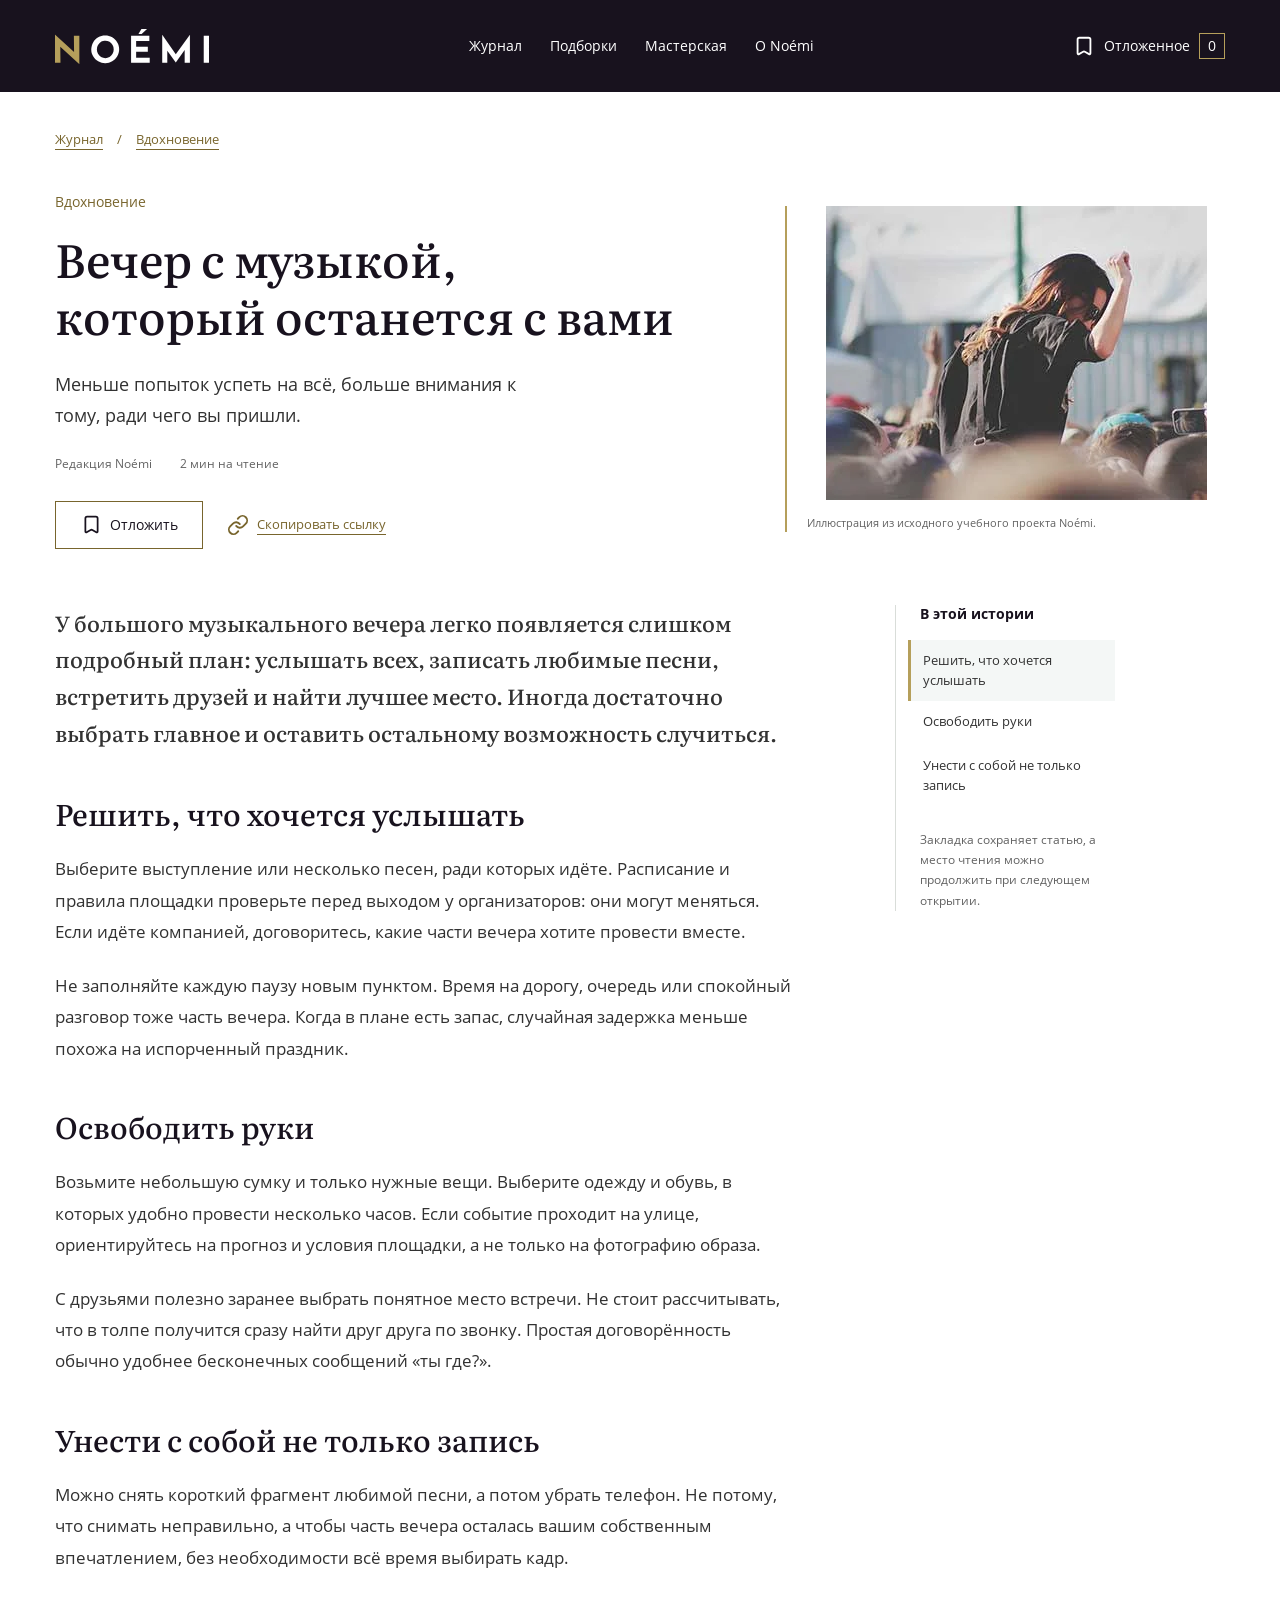
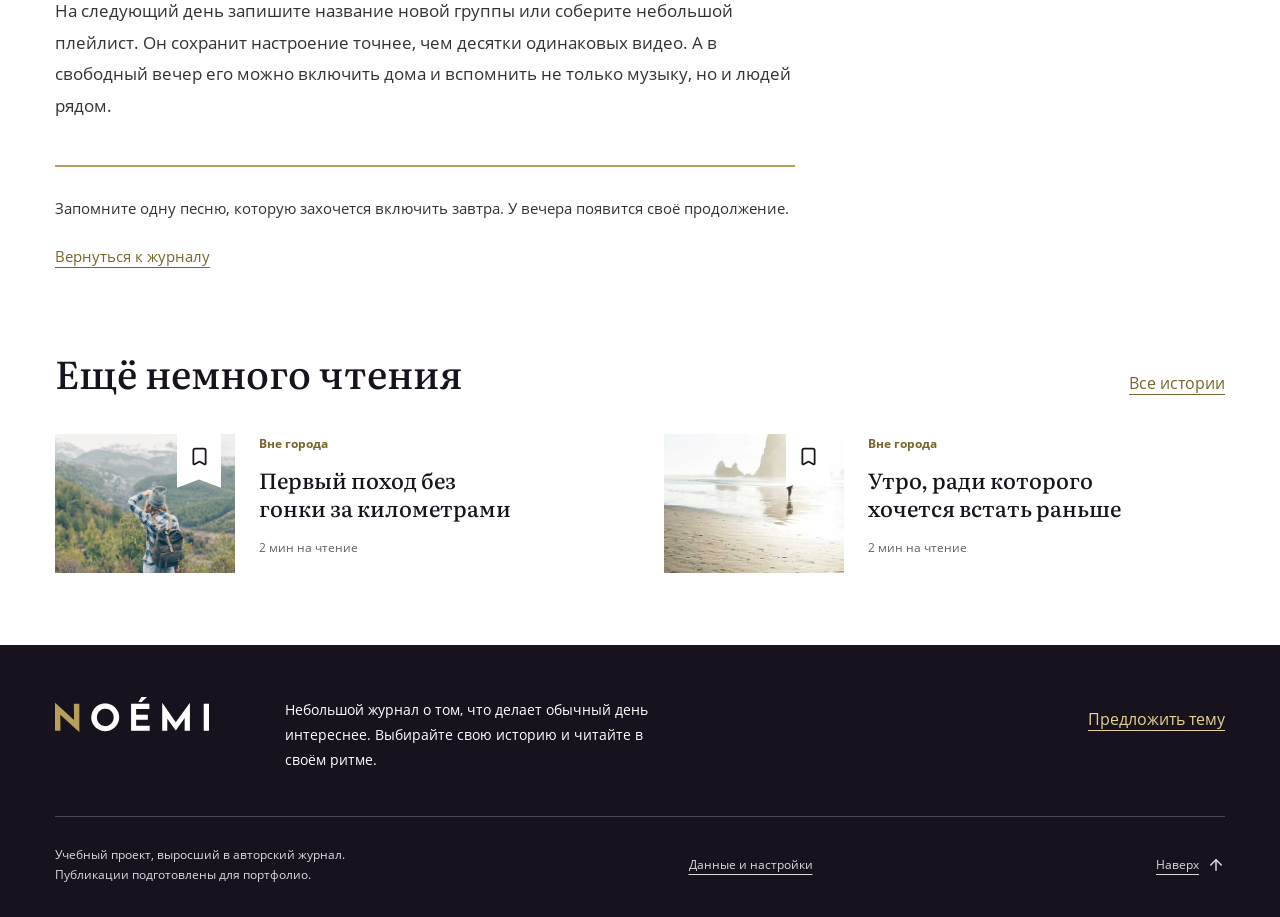
<file: articles/vecher-s-muzykoy.html>
<!doctype html>
<html lang="ru">
  <head>
    <meta charset="UTF-8" />
    <meta name="viewport" content="width=device-width, initial-scale=1" />
    <title>Вечер с музыкой, который останется с вами — Noémi</title>
    <meta
      name="description"
      content="Меньше попыток успеть на всё, больше внимания к тому, ради чего вы пришли."
    />
    <meta name="theme-color" content="#18121e" />
    <meta property="og:title" content="Вечер с музыкой, который останется с вами — Noémi" />
    <meta
      property="og:description"
      content="Меньше попыток успеть на всё, больше внимания к тому, ради чего вы пришли."
    />
    <meta property="og:type" content="article" />
    <meta property="og:locale" content="ru_RU" />
    <link rel="icon" href="../svg/icon-bookmark.svg" type="image/svg+xml" />
    <link
      rel="preload"
      href="../fonts/Literata-Medium.woff2"
      as="font"
      type="font/woff2"
      crossorigin
    />
    <link
      rel="preload"
      href="../fonts/OpenSans-Regular-subset.woff2"
      as="font"
      type="font/woff2"
      crossorigin
    />
    <link rel="stylesheet" href="../css/style.css" />
    <script src="../js/main.js" defer></script>
  </head>
  <body
    id="top"
    data-page="article"
    data-story="vecher-s-muzykoy"
    data-stories="pervaya-tropa,utro-u-morya,zelen-na-podokonnike,vecher-s-muzykoy,stol-bez-povoda,mesto-dlya-utra,chehol-dlya-podushki,ramka-dlya-doma,loskutnyy-zayats"
  >
    <svg
      class="icon-definitions"
      xmlns="http://www.w3.org/2000/svg"
      width="0"
      height="0"
      aria-hidden="true"
      focusable="false"
    >
      <defs>
        <symbol
          id="icon-arrow-up"
          viewBox="0 0 24 24"
          fill="none"
          stroke="currentColor"
          stroke-width="2"
          stroke-linecap="round"
          stroke-linejoin="round"
        >
          <path d="m5 12 7-7 7 7" />
          <path d="M12 19V5" />
        </symbol>
        <symbol
          id="icon-bookmark-check"
          viewBox="0 0 24 24"
          fill="none"
          stroke="currentColor"
          stroke-width="2"
          stroke-linecap="round"
          stroke-linejoin="round"
        >
          <path
            d="M17 3a2 2 0 0 1 2 2v15a1 1 0 0 1-1.496.868l-4.512-2.578a2 2 0 0 0-1.984 0l-4.512 2.578A1 1 0 0 1 5 20V5a2 2 0 0 1 2-2z"
          />
          <path d="m9 10 2 2 4-4" />
        </symbol>
        <symbol
          id="icon-bookmark"
          viewBox="0 0 24 24"
          fill="none"
          stroke="currentColor"
          stroke-width="2"
          stroke-linecap="round"
          stroke-linejoin="round"
        >
          <path
            d="M17 3a2 2 0 0 1 2 2v15a1 1 0 0 1-1.496.868l-4.512-2.578a2 2 0 0 0-1.984 0l-4.512 2.578A1 1 0 0 1 5 20V5a2 2 0 0 1 2-2z"
          />
        </symbol>
        <symbol
          id="icon-check"
          viewBox="0 0 24 24"
          fill="none"
          stroke="currentColor"
          stroke-width="2"
          stroke-linecap="round"
          stroke-linejoin="round"
        >
          <path d="M20 6 9 17l-5-5" />
        </symbol>
        <symbol
          id="icon-chevron-down"
          viewBox="0 0 24 24"
          fill="none"
          stroke="currentColor"
          stroke-width="2"
          stroke-linecap="round"
          stroke-linejoin="round"
        >
          <path d="m6 9 6 6 6-6" />
        </symbol>
        <symbol
          id="icon-link"
          viewBox="0 0 24 24"
          fill="none"
          stroke="currentColor"
          stroke-width="2"
          stroke-linecap="round"
          stroke-linejoin="round"
        >
          <path d="M10 13a5 5 0 0 0 7.54.54l3-3a5 5 0 0 0-7.07-7.07l-1.72 1.71" />
          <path d="M14 11a5 5 0 0 0-7.54-.54l-3 3a5 5 0 0 0 7.07 7.07l1.71-1.71" />
        </symbol>
        <symbol
          id="icon-menu"
          viewBox="0 0 24 24"
          fill="none"
          stroke="currentColor"
          stroke-width="2"
          stroke-linecap="round"
          stroke-linejoin="round"
        >
          <path d="M4 5h16" />
          <path d="M4 12h16" />
          <path d="M4 19h16" />
        </symbol>
        <symbol
          id="icon-search"
          viewBox="0 0 24 24"
          fill="none"
          stroke="currentColor"
          stroke-width="2"
          stroke-linecap="round"
          stroke-linejoin="round"
        >
          <path d="m21 21-4.34-4.34" />
          <circle cx="11" cy="11" r="8" />
        </symbol>
        <symbol
          id="icon-x"
          viewBox="0 0 24 24"
          fill="none"
          stroke="currentColor"
          stroke-width="2"
          stroke-linecap="round"
          stroke-linejoin="round"
        >
          <path d="M18 6 6 18" />
          <path d="m6 6 12 12" />
        </symbol>
        <symbol id="noemi-brand" fill="none" viewBox="0 0 3070 696">
          <path
            fill="#B59F5B"
            d="M485.331 135.438V696h-3.762L105.343 353.643l3.762 319.784H0V112.865h3.7623L379.988 458.984l-3.762-323.546h109.105Z"
          />
          <path
            fill="#fff"
            stroke="#E8E8E8"
            d="m861.808 165.967.009-.005.008-.005c41.291-26.275 86.341-37.543 138.935-37.543 52.58 0 93.88 11.261 138.94 37.548 41.32 26.295 75.13 60.101 101.42 101.42 26.28 41.293 37.55 86.343 37.55 135.169 0 48.823-11.27 93.882-37.56 138.948-26.28 45.059-60.08 75.103-101.42 101.409-41.29 26.275-86.34 37.543-138.93 37.543-48.821 0-93.878-11.263-138.943-37.548-41.335-26.305-75.126-56.348-101.41-101.404-26.287-45.063-37.551-86.355-37.554-138.927 3.76-45.089 15.032-93.909 37.553-135.204 26.304-41.331 56.348-75.12 101.402-101.401Zm-4.448 327.124c15.076 26.384 33.944 49.036 60.382 64.143 26.411 15.092 52.832 22.639 86.778 22.639 30.19 0 56.61-7.55 83.02-22.639 26.44-15.107 45.31-37.759 60.38-64.143 15.1-26.414 22.64-56.598 22.64-86.777 0-33.948-7.55-60.368-22.64-86.778-15.07-26.383-33.94-49.036-60.38-64.143-26.41-15.089-52.83-22.639-83.02-22.639-30.102 0-64.128 3.754-86.85 22.689l-.032.027c-22.552 18.793-45.184 37.652-60.278 64.066-15.095 26.415-22.639 56.598-22.639 86.778 0 30.179 7.544 60.363 22.639 86.777ZM1617.77 572.349h270.38v100.578h-371.46V135.938h363.94v100.578h-263.36v117.627h233.26v100.579h-233.26v117.627h.5ZM1834.67.5l-107.99 96.8162h-62.87L1723.39.5h111.28ZM2584.26 417.31l-176.42 247.736-168.89-232.691-.91-1.247v241.819h-100.58V114.453l269.97 386.201.41.574.41-.566 281.26-386.261v558.526h-104.34V416.036l-.91 1.274ZM3069.5 135.938v536.989h-104.34V135.938h104.34Z"
          />
        </symbol>
      </defs></svg
    ><a class="skip-link" href="#main-content">Перейти к содержимому</a>
    <header class="header">
      <div class="container header__inner">
        <a class="header__logo" href="../index.html" aria-label="Noémi — главная"
          ><svg
            class="brand-mark"
            width="154"
            height="35"
            viewBox="0 0 3070 696"
            aria-hidden="true"
            focusable="false"
          >
            <use href="#noemi-brand"></use></svg></a
        ><button
          class="header__toggle"
          type="button"
          aria-expanded="false"
          aria-controls="site-menu"
          aria-label="Открыть меню"
          hidden
        >
          <svg
            class="icon icon--menu"
            width="22"
            height="22"
            viewBox="0 0 24 24"
            aria-hidden="true"
            focusable="false"
          >
            <use href="#icon-menu"></use></svg
          ><svg
            class="icon icon--menu-close"
            width="22"
            height="22"
            viewBox="0 0 24 24"
            aria-hidden="true"
            focusable="false"
          >
            <use href="#icon-x"></use></svg
          ><span>Меню</span>
        </button>
        <nav class="header__menu" id="site-menu" aria-label="Главная навигация">
          <a href="../index.html#journal">Журнал</a><a href="../index.html#collections">Подборки</a
          ><a href="../index.html#workshop">Мастерская</a><a href="../index.html#about">О Noémi</a>
        </nav>
        <a class="header__saved" href="../index.html?saved=1#journal" hidden
          ><svg
            class="icon icon--bookmark"
            width="22"
            height="22"
            viewBox="0 0 24 24"
            aria-hidden="true"
            focusable="false"
          >
            <use href="#icon-bookmark"></use></svg
          ><span>Отложенное</span><span class="header__count" data-saved-count>0</span></a
        >
      </div>
    </header>
    <div
      class="reading-progress"
      role="progressbar"
      aria-label="Прогресс чтения"
      aria-valuemin="0"
      aria-valuemax="100"
      aria-valuenow="0"
      hidden
    >
      <span></span>
    </div>
    <main id="main-content" tabindex="-1">
      <article class="article">
        <div class="container">
          <nav class="breadcrumbs" aria-label="Хлебные крошки">
            <a href="../index.html#journal">Журнал</a><span aria-hidden="true">/</span
            ><a href="../index.html?category=inspiration#journal">Вдохновение</a>
          </nav>
          <header class="article__header">
            <div>
              <p class="section-note">Вдохновение</p>
              <h1>Вечер с музыкой, который останется с вами</h1>
              <p class="article__intro">
                Меньше попыток успеть на всё, больше внимания к тому, ради чего вы пришли.
              </p>
              <div class="article__meta">
                <span>Редакция Noémi</span><span>2 мин на чтение</span>
              </div>
              <div class="article__actions">
                <button
                  class="save-button"
                  type="button"
                  data-save="vecher-s-muzykoy"
                  data-title="Вечер с музыкой, который останется с вами"
                  aria-pressed="false"
                  aria-label="Отложить статью «Вечер с музыкой, который останется с вами»"
                  hidden
                >
                  <svg
                    class="icon icon--bookmark"
                    width="22"
                    height="22"
                    viewBox="0 0 24 24"
                    aria-hidden="true"
                    focusable="false"
                  >
                    <use href="#icon-bookmark"></use></svg
                  ><svg
                    class="icon icon--bookmark-check"
                    width="22"
                    height="22"
                    viewBox="0 0 24 24"
                    aria-hidden="true"
                    focusable="false"
                  >
                    <use href="#icon-bookmark-check"></use></svg
                  ><span class="save-button__text">Отложить</span></button
                ><button class="text-button article__copy" type="button" hidden>
                  <svg
                    class="icon icon--link"
                    width="22"
                    height="22"
                    viewBox="0 0 24 24"
                    aria-hidden="true"
                    focusable="false"
                  >
                    <use href="#icon-link"></use></svg
                  >Скопировать ссылку
                </button>
              </div>
              <div class="article__copy-fallback" hidden>
                <label class="field" for="share-link"
                  >Выделенная ссылка — скопируйте её вручную<input
                    id="share-link"
                    type="url"
                    readonly
                /></label>
              </div>
              <div class="article__resume" hidden>
                <p>Вы уже начинали эту историю.</p>
                <button class="text-button" type="button">Продолжить с места остановки</button>
              </div>
            </div>
            <figure class="article__cover">
              <img
                class=""
                src="../img/last-post3.webp"
                width="381"
                height="294"
                alt="Девушка слушает музыку на концерте под открытым небом"
                loading="eager"
                decoding="async"
              />
              <figcaption>Иллюстрация из исходного учебного проекта Noémi.</figcaption>
            </figure>
          </header>
          <div class="article__layout">
            <div class="article__content" id="article-content">
              <p class="article__lead">
                У большого музыкального вечера легко появляется слишком подробный план: услышать
                всех, записать любимые песни, встретить друзей и найти лучшее место. Иногда
                достаточно выбрать главное и оставить остальному возможность случиться.
              </p>
              <section class="article__section" id="section-1">
                <h2>Решить, что хочется услышать</h2>
                <p>
                  Выберите выступление или несколько песен, ради которых идёте. Расписание и правила
                  площадки проверьте перед выходом у организаторов: они могут меняться. Если идёте
                  компанией, договоритесь, какие части вечера хотите провести вместе.
                </p>
                <p>
                  Не заполняйте каждую паузу новым пунктом. Время на дорогу, очередь или спокойный
                  разговор тоже часть вечера. Когда в плане есть запас, случайная задержка меньше
                  похожа на испорченный праздник.
                </p>
              </section>
              <section class="article__section" id="section-2">
                <h2>Освободить руки</h2>
                <p>
                  Возьмите небольшую сумку и только нужные вещи. Выберите одежду и обувь, в которых
                  удобно провести несколько часов. Если событие проходит на улице, ориентируйтесь на
                  прогноз и условия площадки, а не только на фотографию образа.
                </p>
                <p>
                  С друзьями полезно заранее выбрать понятное место встречи. Не стоит рассчитывать,
                  что в толпе получится сразу найти друг друга по звонку. Простая договорённость
                  обычно удобнее бесконечных сообщений «ты где?».
                </p>
              </section>
              <section class="article__section" id="section-3">
                <h2>Унести с собой не только запись</h2>
                <p>
                  Можно снять короткий фрагмент любимой песни, а потом убрать телефон. Не потому,
                  что снимать неправильно, а чтобы часть вечера осталась вашим собственным
                  впечатлением, без необходимости всё время выбирать кадр.
                </p>
                <p>
                  На следующий день запишите название новой группы или соберите небольшой плейлист.
                  Он сохранит настроение точнее, чем десятки одинаковых видео. А в свободный вечер
                  его можно включить дома и вспомнить не только музыку, но и людей рядом.
                </p>
              </section>
              <div class="article__ending">
                <p>
                  Запомните одну песню, которую захочется включить завтра. У вечера появится своё
                  продолжение.
                </p>
                <a href="../index.html#journal">Вернуться к журналу</a>
              </div>
            </div>
            <aside class="contents" aria-labelledby="contents-title">
              <h2 id="contents-title">В этой истории</h2>
              <ol>
                <li><a href="#section-1">Решить, что хочется услышать</a></li>
                <li><a href="#section-2">Освободить руки</a></li>
                <li><a href="#section-3">Унести с собой не только запись</a></li>
              </ol>
              <p>
                Закладка сохраняет статью, а место чтения можно продолжить при следующем открытии.
              </p>
              <p class="storage-note" hidden></p>
            </aside>
          </div>
        </div>
      </article>
      <section class="related" aria-labelledby="related-title">
        <div class="container">
          <div class="section-heading">
            <h2 id="related-title">Ещё немного чтения</h2>
            <a href="../index.html#journal">Все истории</a>
          </div>
          <div class="related__grid">
            <article
              class="story-card"
              data-story-id="pervaya-tropa"
              data-category="travel"
              data-search="Первый поход без гонки за километрами Как выбрать короткий маршрут, оставить время на остановки и вернуться с желанием повторить. Вне города"
            >
              <div class="story-card__media">
                <a href="../articles/pervaya-tropa.html" tabindex="-1" aria-hidden="true"
                  ><img
                    class=""
                    src="../img/trend3.webp"
                    width="450"
                    height="348"
                    alt="Путешественница с рюкзаком на тропе среди зелёных гор"
                    loading="lazy"
                    decoding="async" /></a
                ><button
                  class="save-button story-card__save"
                  type="button"
                  data-save="pervaya-tropa"
                  data-title="Первый поход без гонки за километрами"
                  aria-pressed="false"
                  aria-label="Отложить статью «Первый поход без гонки за километрами»"
                  hidden
                >
                  <svg
                    class="icon icon--bookmark"
                    width="22"
                    height="22"
                    viewBox="0 0 24 24"
                    aria-hidden="true"
                    focusable="false"
                  >
                    <use href="#icon-bookmark"></use></svg
                  ><svg
                    class="icon icon--bookmark-check"
                    width="22"
                    height="22"
                    viewBox="0 0 24 24"
                    aria-hidden="true"
                    focusable="false"
                  >
                    <use href="#icon-bookmark-check"></use></svg
                  ><span class="save-button__text">Отложить</span>
                </button>
              </div>
              <div class="story-card__body">
                <p class="story-card__category">Вне города</p>
                <h3 class="story-card__title">
                  <a href="../articles/pervaya-tropa.html">Первый поход без гонки за километрами</a>
                </h3>
                <p class="story-card__desc">
                  Как выбрать короткий маршрут, оставить время на остановки и вернуться с желанием
                  повторить.
                </p>
                <p class="story-card__meta">2 мин на чтение</p>
              </div>
            </article>
            <article
              class="story-card"
              data-story-id="utro-u-morya"
              data-category="travel"
              data-search="Утро, ради которого хочется встать раньше Небольшая прогулка у воды, термос и полчаса без списка обязательных впечатлений. Вне города"
            >
              <div class="story-card__media">
                <a href="../articles/utro-u-morya.html" tabindex="-1" aria-hidden="true"
                  ><img
                    class=""
                    src="../img/last-post1.webp"
                    width="381"
                    height="294"
                    alt="Человек на светлом пляже между скалами"
                    loading="lazy"
                    decoding="async" /></a
                ><button
                  class="save-button story-card__save"
                  type="button"
                  data-save="utro-u-morya"
                  data-title="Утро, ради которого хочется встать раньше"
                  aria-pressed="false"
                  aria-label="Отложить статью «Утро, ради которого хочется встать раньше»"
                  hidden
                >
                  <svg
                    class="icon icon--bookmark"
                    width="22"
                    height="22"
                    viewBox="0 0 24 24"
                    aria-hidden="true"
                    focusable="false"
                  >
                    <use href="#icon-bookmark"></use></svg
                  ><svg
                    class="icon icon--bookmark-check"
                    width="22"
                    height="22"
                    viewBox="0 0 24 24"
                    aria-hidden="true"
                    focusable="false"
                  >
                    <use href="#icon-bookmark-check"></use></svg
                  ><span class="save-button__text">Отложить</span>
                </button>
              </div>
              <div class="story-card__body">
                <p class="story-card__category">Вне города</p>
                <h3 class="story-card__title">
                  <a href="../articles/utro-u-morya.html"
                    >Утро, ради которого хочется встать раньше</a
                  >
                </h3>
                <p class="story-card__desc">
                  Небольшая прогулка у воды, термос и полчаса без списка обязательных впечатлений.
                </p>
                <p class="story-card__meta">2 мин на чтение</p>
              </div>
            </article>
          </div>
        </div>
      </section>
    </main>
    <footer class="footer" id="about">
      <div class="container">
        <div class="footer__top">
          <a href="../index.html" class="footer__logo" aria-label="Noémi — главная"
            ><svg
              class="brand-mark"
              width="154"
              height="35"
              viewBox="0 0 3070 696"
              aria-hidden="true"
              focusable="false"
            >
              <use href="#noemi-brand"></use></svg
          ></a>
          <p class="footer__intro">
            Небольшой журнал о том, что делает обычный день интереснее. Выбирайте свою историю и
            читайте в своём ритме.
          </p>
          <button class="footer__feedback text-button" type="button" data-feedback hidden>
            Предложить тему
          </button>
        </div>
        <div class="footer__bottom">
          <p>
            Учебный проект, выросший в авторский журнал.<br />Публикации подготовлены для портфолио.
          </p>
          <a href="../privacy.html">Данные и настройки</a
          ><a class="footer__up" href="#top"
            >Наверх
            <svg
              class="icon icon--arrow-up"
              width="22"
              height="22"
              viewBox="0 0 24 24"
              aria-hidden="true"
              focusable="false"
            >
              <use href="#icon-arrow-up"></use></svg
          ></a>
        </div>
      </div>
    </footer>
    <dialog class="feedback" aria-labelledby="feedback-title">
      <button
        class="feedback__close icon-button"
        type="button"
        data-close
        aria-label="Закрыть окно"
      >
        <svg
          class="icon icon--x"
          width="22"
          height="22"
          viewBox="0 0 24 24"
          aria-hidden="true"
          focusable="false"
        >
          <use href="#icon-x"></use>
        </svg>
      </button>
      <p class="section-note">Поговорим о журнале</p>
      <h2 id="feedback-title">О чём хочется прочитать?</h2>
      <p class="form-note">Это учебная форма. Ответы не отправляются и не сохраняются.</p>
      <form class="feedback__form" novalidate>
        <div class="form-errors" tabindex="-1" hidden>
          <h3>Проверьте ответ</h3>
          <ul></ul>
        </div>
        <label class="field" for="frequency"
          >Как часто вы заглядываете в журнал?<select id="frequency" name="frequency">
            <option>Почти каждый день</option>
            <option>Несколько раз в неделю</option>
            <option>Иногда</option>
            <option>Сегодня впервые</option>
          </select></label
        >
        <fieldset class="feedback__choices">
          <legend>Подписаны ли вы на подобные рассылки?</legend>
          <label><input type="radio" name="subscribed" value="yes" />Да</label
          ><label><input type="radio" name="subscribed" value="no" />Нет</label>
        </fieldset>
        <label class="field" for="feedback-message"
          >Ваша идея <span>(обязательно)</span
          ><textarea
            id="feedback-message"
            name="message"
            rows="4"
            maxlength="1000"
            required
            aria-describedby="feedback-message-error"
          ></textarea>
        </label>
        <p class="field-error" id="feedback-message-error" hidden></p>
        <button class="button" type="submit">Проверить отзыв</button>
        <p class="feedback__status" role="status"></p>
      </form>
    </dialog>
    <div class="notice" hidden>
      <p class="notice__message" role="status" aria-atomic="true"></p>
      <button class="notice__undo text-button" type="button" hidden>Вернуть</button
      ><button class="notice__close icon-button" type="button" aria-label="Скрыть сообщение">
        <svg
          class="icon icon--x"
          width="22"
          height="22"
          viewBox="0 0 24 24"
          aria-hidden="true"
          focusable="false"
        >
          <use href="#icon-x"></use>
        </svg>
      </button>
    </div>
  </body>
</html>
</file>
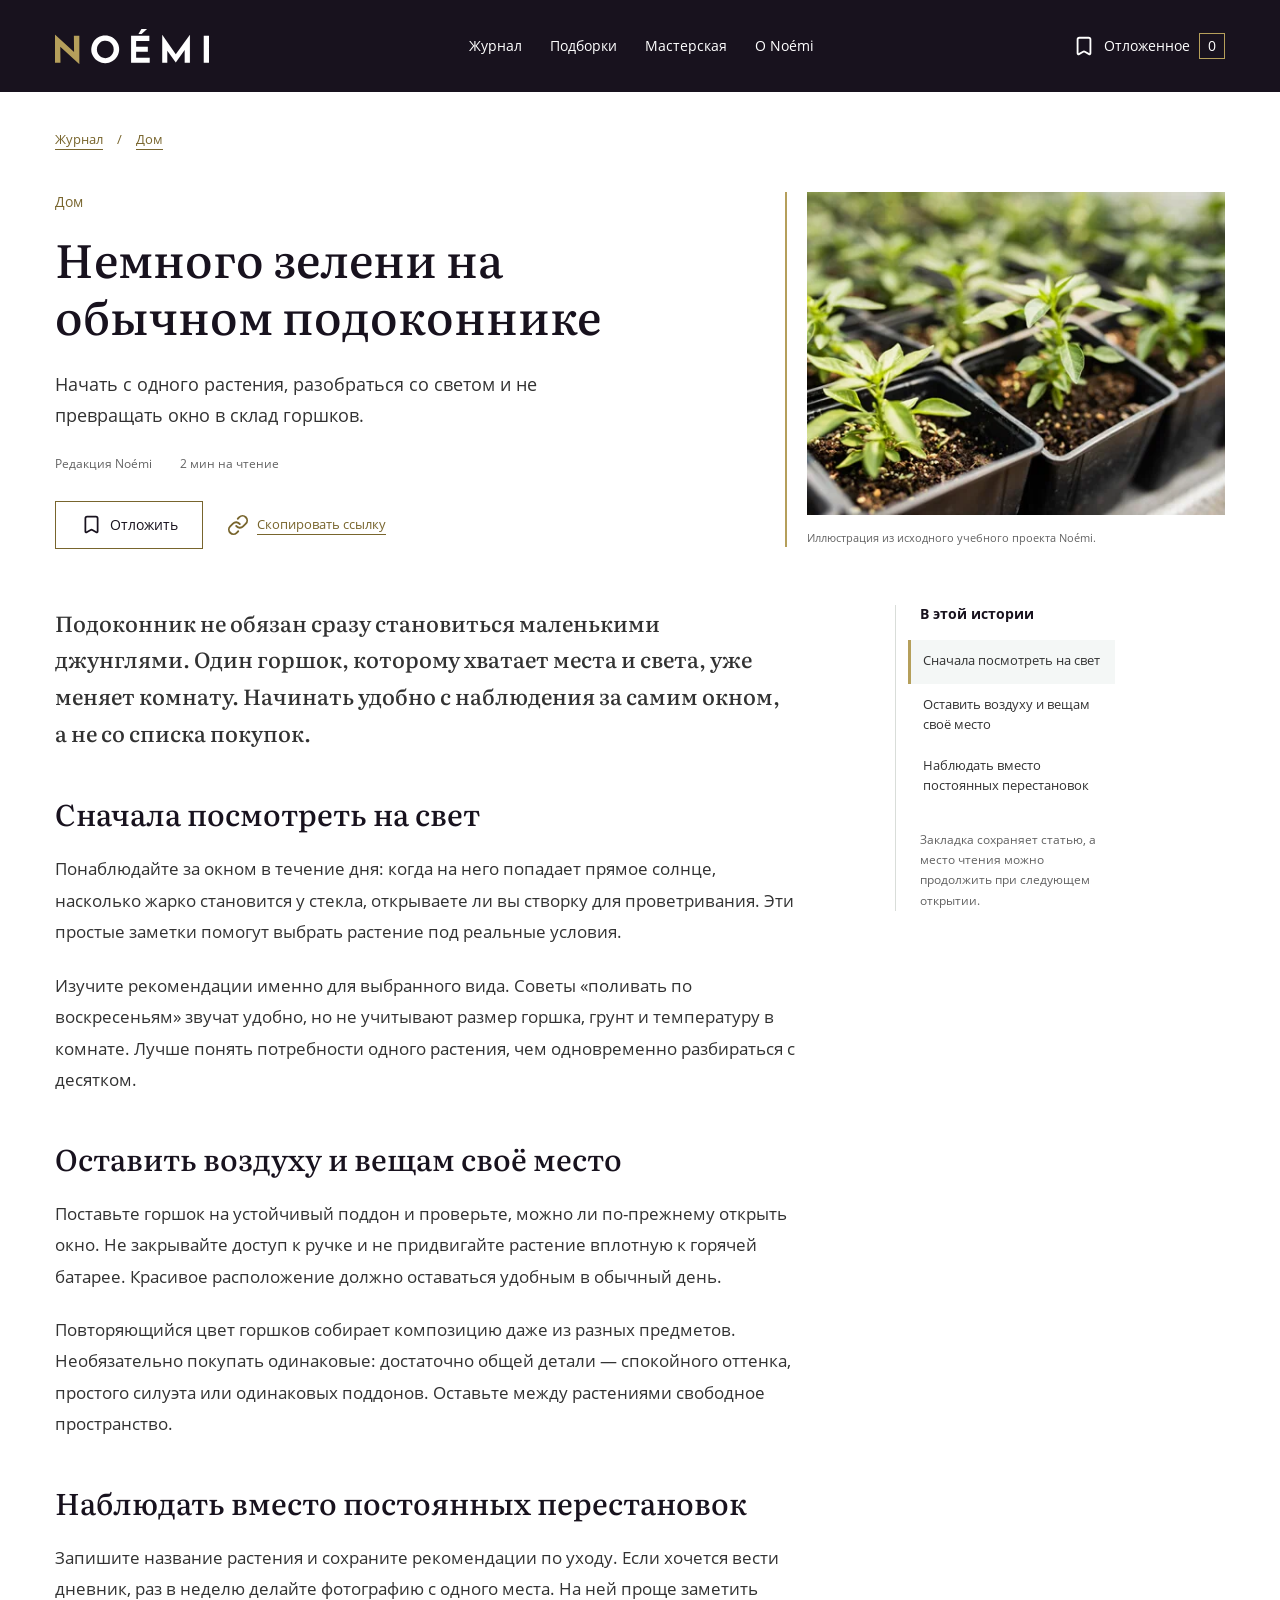
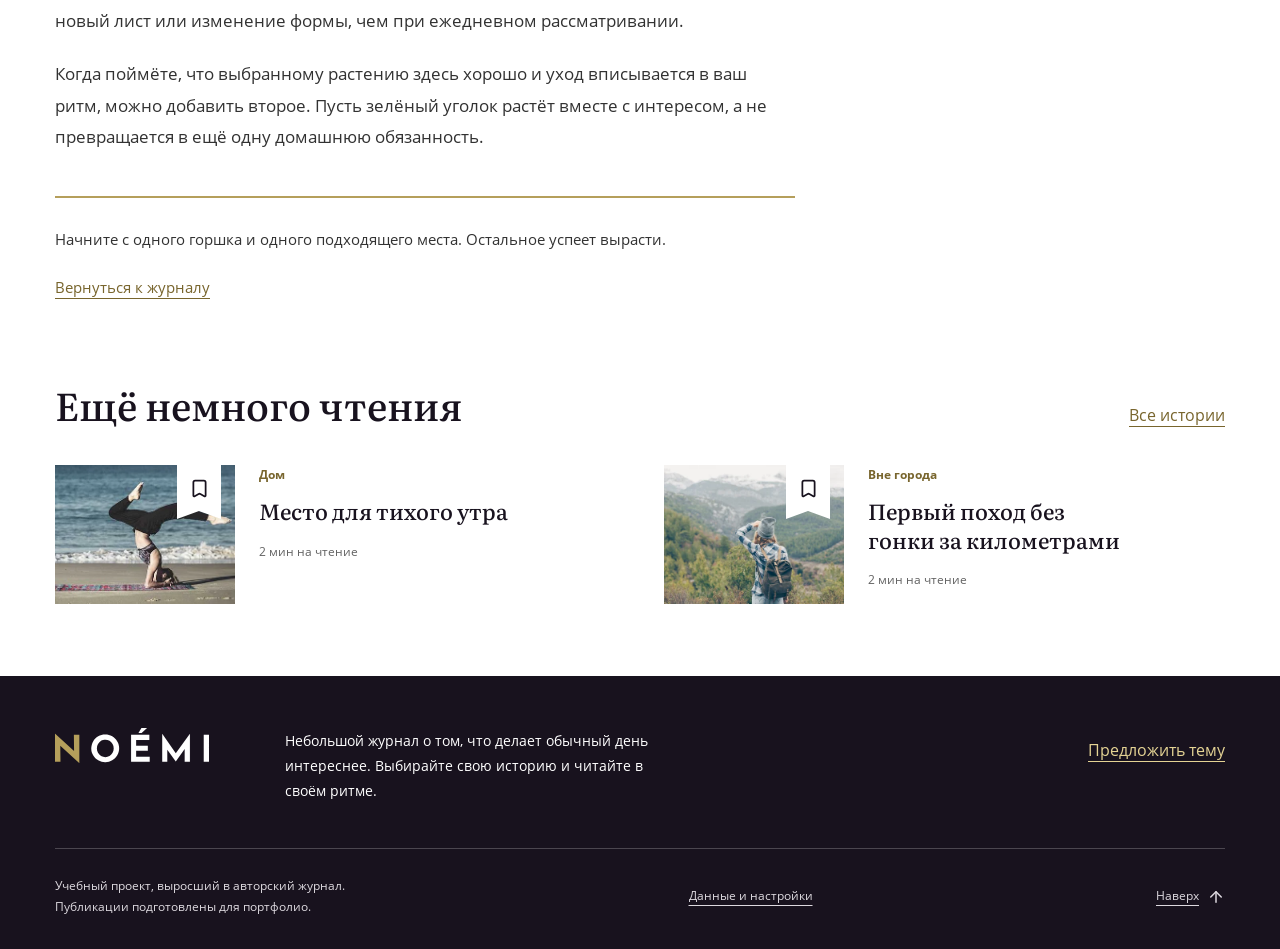
<file: articles/zelen-na-podokonnike.html>
<!doctype html>
<html lang="ru">
  <head>
    <meta charset="UTF-8" />
    <meta name="viewport" content="width=device-width, initial-scale=1" />
    <title>Немного зелени на обычном подоконнике — Noémi</title>
    <meta
      name="description"
      content="Начать с одного растения, разобраться со светом и не превращать окно в склад горшков."
    />
    <meta name="theme-color" content="#18121e" />
    <meta property="og:title" content="Немного зелени на обычном подоконнике — Noémi" />
    <meta
      property="og:description"
      content="Начать с одного растения, разобраться со светом и не превращать окно в склад горшков."
    />
    <meta property="og:type" content="article" />
    <meta property="og:locale" content="ru_RU" />
    <link rel="icon" href="../svg/icon-bookmark.svg" type="image/svg+xml" />
    <link
      rel="preload"
      href="../fonts/Literata-Medium.woff2"
      as="font"
      type="font/woff2"
      crossorigin
    />
    <link
      rel="preload"
      href="../fonts/OpenSans-Regular-subset.woff2"
      as="font"
      type="font/woff2"
      crossorigin
    />
    <link rel="stylesheet" href="../css/style.css" />
    <script src="../js/main.js" defer></script>
  </head>
  <body
    id="top"
    data-page="article"
    data-story="zelen-na-podokonnike"
    data-stories="pervaya-tropa,utro-u-morya,zelen-na-podokonnike,vecher-s-muzykoy,stol-bez-povoda,mesto-dlya-utra,chehol-dlya-podushki,ramka-dlya-doma,loskutnyy-zayats"
  >
    <svg
      class="icon-definitions"
      xmlns="http://www.w3.org/2000/svg"
      width="0"
      height="0"
      aria-hidden="true"
      focusable="false"
    >
      <defs>
        <symbol
          id="icon-arrow-up"
          viewBox="0 0 24 24"
          fill="none"
          stroke="currentColor"
          stroke-width="2"
          stroke-linecap="round"
          stroke-linejoin="round"
        >
          <path d="m5 12 7-7 7 7" />
          <path d="M12 19V5" />
        </symbol>
        <symbol
          id="icon-bookmark-check"
          viewBox="0 0 24 24"
          fill="none"
          stroke="currentColor"
          stroke-width="2"
          stroke-linecap="round"
          stroke-linejoin="round"
        >
          <path
            d="M17 3a2 2 0 0 1 2 2v15a1 1 0 0 1-1.496.868l-4.512-2.578a2 2 0 0 0-1.984 0l-4.512 2.578A1 1 0 0 1 5 20V5a2 2 0 0 1 2-2z"
          />
          <path d="m9 10 2 2 4-4" />
        </symbol>
        <symbol
          id="icon-bookmark"
          viewBox="0 0 24 24"
          fill="none"
          stroke="currentColor"
          stroke-width="2"
          stroke-linecap="round"
          stroke-linejoin="round"
        >
          <path
            d="M17 3a2 2 0 0 1 2 2v15a1 1 0 0 1-1.496.868l-4.512-2.578a2 2 0 0 0-1.984 0l-4.512 2.578A1 1 0 0 1 5 20V5a2 2 0 0 1 2-2z"
          />
        </symbol>
        <symbol
          id="icon-check"
          viewBox="0 0 24 24"
          fill="none"
          stroke="currentColor"
          stroke-width="2"
          stroke-linecap="round"
          stroke-linejoin="round"
        >
          <path d="M20 6 9 17l-5-5" />
        </symbol>
        <symbol
          id="icon-chevron-down"
          viewBox="0 0 24 24"
          fill="none"
          stroke="currentColor"
          stroke-width="2"
          stroke-linecap="round"
          stroke-linejoin="round"
        >
          <path d="m6 9 6 6 6-6" />
        </symbol>
        <symbol
          id="icon-link"
          viewBox="0 0 24 24"
          fill="none"
          stroke="currentColor"
          stroke-width="2"
          stroke-linecap="round"
          stroke-linejoin="round"
        >
          <path d="M10 13a5 5 0 0 0 7.54.54l3-3a5 5 0 0 0-7.07-7.07l-1.72 1.71" />
          <path d="M14 11a5 5 0 0 0-7.54-.54l-3 3a5 5 0 0 0 7.07 7.07l1.71-1.71" />
        </symbol>
        <symbol
          id="icon-menu"
          viewBox="0 0 24 24"
          fill="none"
          stroke="currentColor"
          stroke-width="2"
          stroke-linecap="round"
          stroke-linejoin="round"
        >
          <path d="M4 5h16" />
          <path d="M4 12h16" />
          <path d="M4 19h16" />
        </symbol>
        <symbol
          id="icon-search"
          viewBox="0 0 24 24"
          fill="none"
          stroke="currentColor"
          stroke-width="2"
          stroke-linecap="round"
          stroke-linejoin="round"
        >
          <path d="m21 21-4.34-4.34" />
          <circle cx="11" cy="11" r="8" />
        </symbol>
        <symbol
          id="icon-x"
          viewBox="0 0 24 24"
          fill="none"
          stroke="currentColor"
          stroke-width="2"
          stroke-linecap="round"
          stroke-linejoin="round"
        >
          <path d="M18 6 6 18" />
          <path d="m6 6 12 12" />
        </symbol>
        <symbol id="noemi-brand" fill="none" viewBox="0 0 3070 696">
          <path
            fill="#B59F5B"
            d="M485.331 135.438V696h-3.762L105.343 353.643l3.762 319.784H0V112.865h3.7623L379.988 458.984l-3.762-323.546h109.105Z"
          />
          <path
            fill="#fff"
            stroke="#E8E8E8"
            d="m861.808 165.967.009-.005.008-.005c41.291-26.275 86.341-37.543 138.935-37.543 52.58 0 93.88 11.261 138.94 37.548 41.32 26.295 75.13 60.101 101.42 101.42 26.28 41.293 37.55 86.343 37.55 135.169 0 48.823-11.27 93.882-37.56 138.948-26.28 45.059-60.08 75.103-101.42 101.409-41.29 26.275-86.34 37.543-138.93 37.543-48.821 0-93.878-11.263-138.943-37.548-41.335-26.305-75.126-56.348-101.41-101.404-26.287-45.063-37.551-86.355-37.554-138.927 3.76-45.089 15.032-93.909 37.553-135.204 26.304-41.331 56.348-75.12 101.402-101.401Zm-4.448 327.124c15.076 26.384 33.944 49.036 60.382 64.143 26.411 15.092 52.832 22.639 86.778 22.639 30.19 0 56.61-7.55 83.02-22.639 26.44-15.107 45.31-37.759 60.38-64.143 15.1-26.414 22.64-56.598 22.64-86.777 0-33.948-7.55-60.368-22.64-86.778-15.07-26.383-33.94-49.036-60.38-64.143-26.41-15.089-52.83-22.639-83.02-22.639-30.102 0-64.128 3.754-86.85 22.689l-.032.027c-22.552 18.793-45.184 37.652-60.278 64.066-15.095 26.415-22.639 56.598-22.639 86.778 0 30.179 7.544 60.363 22.639 86.777ZM1617.77 572.349h270.38v100.578h-371.46V135.938h363.94v100.578h-263.36v117.627h233.26v100.579h-233.26v117.627h.5ZM1834.67.5l-107.99 96.8162h-62.87L1723.39.5h111.28ZM2584.26 417.31l-176.42 247.736-168.89-232.691-.91-1.247v241.819h-100.58V114.453l269.97 386.201.41.574.41-.566 281.26-386.261v558.526h-104.34V416.036l-.91 1.274ZM3069.5 135.938v536.989h-104.34V135.938h104.34Z"
          />
        </symbol>
      </defs></svg
    ><a class="skip-link" href="#main-content">Перейти к содержимому</a>
    <header class="header">
      <div class="container header__inner">
        <a class="header__logo" href="../index.html" aria-label="Noémi — главная"
          ><svg
            class="brand-mark"
            width="154"
            height="35"
            viewBox="0 0 3070 696"
            aria-hidden="true"
            focusable="false"
          >
            <use href="#noemi-brand"></use></svg></a
        ><button
          class="header__toggle"
          type="button"
          aria-expanded="false"
          aria-controls="site-menu"
          aria-label="Открыть меню"
          hidden
        >
          <svg
            class="icon icon--menu"
            width="22"
            height="22"
            viewBox="0 0 24 24"
            aria-hidden="true"
            focusable="false"
          >
            <use href="#icon-menu"></use></svg
          ><svg
            class="icon icon--menu-close"
            width="22"
            height="22"
            viewBox="0 0 24 24"
            aria-hidden="true"
            focusable="false"
          >
            <use href="#icon-x"></use></svg
          ><span>Меню</span>
        </button>
        <nav class="header__menu" id="site-menu" aria-label="Главная навигация">
          <a href="../index.html#journal">Журнал</a><a href="../index.html#collections">Подборки</a
          ><a href="../index.html#workshop">Мастерская</a><a href="../index.html#about">О Noémi</a>
        </nav>
        <a class="header__saved" href="../index.html?saved=1#journal" hidden
          ><svg
            class="icon icon--bookmark"
            width="22"
            height="22"
            viewBox="0 0 24 24"
            aria-hidden="true"
            focusable="false"
          >
            <use href="#icon-bookmark"></use></svg
          ><span>Отложенное</span><span class="header__count" data-saved-count>0</span></a
        >
      </div>
    </header>
    <div
      class="reading-progress"
      role="progressbar"
      aria-label="Прогресс чтения"
      aria-valuemin="0"
      aria-valuemax="100"
      aria-valuenow="0"
      hidden
    >
      <span></span>
    </div>
    <main id="main-content" tabindex="-1">
      <article class="article">
        <div class="container">
          <nav class="breadcrumbs" aria-label="Хлебные крошки">
            <a href="../index.html#journal">Журнал</a><span aria-hidden="true">/</span
            ><a href="../index.html?category=home#journal">Дом</a>
          </nav>
          <header class="article__header">
            <div>
              <p class="section-note">Дом</p>
              <h1>Немного зелени на обычном подоконнике</h1>
              <p class="article__intro">
                Начать с одного растения, разобраться со светом и не превращать окно в склад
                горшков.
              </p>
              <div class="article__meta">
                <span>Редакция Noémi</span><span>2 мин на чтение</span>
              </div>
              <div class="article__actions">
                <button
                  class="save-button"
                  type="button"
                  data-save="zelen-na-podokonnike"
                  data-title="Немного зелени на обычном подоконнике"
                  aria-pressed="false"
                  aria-label="Отложить статью «Немного зелени на обычном подоконнике»"
                  hidden
                >
                  <svg
                    class="icon icon--bookmark"
                    width="22"
                    height="22"
                    viewBox="0 0 24 24"
                    aria-hidden="true"
                    focusable="false"
                  >
                    <use href="#icon-bookmark"></use></svg
                  ><svg
                    class="icon icon--bookmark-check"
                    width="22"
                    height="22"
                    viewBox="0 0 24 24"
                    aria-hidden="true"
                    focusable="false"
                  >
                    <use href="#icon-bookmark-check"></use></svg
                  ><span class="save-button__text">Отложить</span></button
                ><button class="text-button article__copy" type="button" hidden>
                  <svg
                    class="icon icon--link"
                    width="22"
                    height="22"
                    viewBox="0 0 24 24"
                    aria-hidden="true"
                    focusable="false"
                  >
                    <use href="#icon-link"></use></svg
                  >Скопировать ссылку
                </button>
              </div>
              <div class="article__copy-fallback" hidden>
                <label class="field" for="share-link"
                  >Выделенная ссылка — скопируйте её вручную<input
                    id="share-link"
                    type="url"
                    readonly
                /></label>
              </div>
              <div class="article__resume" hidden>
                <p>Вы уже начинали эту историю.</p>
                <button class="text-button" type="button">Продолжить с места остановки</button>
              </div>
            </div>
            <figure class="article__cover">
              <img
                class=""
                src="../img/trend1.webp"
                width="450"
                height="348"
                alt="Молодые зелёные растения в небольших горшочках"
                loading="eager"
                decoding="async"
              />
              <figcaption>Иллюстрация из исходного учебного проекта Noémi.</figcaption>
            </figure>
          </header>
          <div class="article__layout">
            <div class="article__content" id="article-content">
              <p class="article__lead">
                Подоконник не обязан сразу становиться маленькими джунглями. Один горшок, которому
                хватает места и света, уже меняет комнату. Начинать удобно с наблюдения за самим
                окном, а не со списка покупок.
              </p>
              <section class="article__section" id="section-1">
                <h2>Сначала посмотреть на свет</h2>
                <p>
                  Понаблюдайте за окном в течение дня: когда на него попадает прямое солнце,
                  насколько жарко становится у стекла, открываете ли вы створку для проветривания.
                  Эти простые заметки помогут выбрать растение под реальные условия.
                </p>
                <p>
                  Изучите рекомендации именно для выбранного вида. Советы «поливать по воскресеньям»
                  звучат удобно, но не учитывают размер горшка, грунт и температуру в комнате. Лучше
                  понять потребности одного растения, чем одновременно разбираться с десятком.
                </p>
              </section>
              <section class="article__section" id="section-2">
                <h2>Оставить воздуху и вещам своё место</h2>
                <p>
                  Поставьте горшок на устойчивый поддон и проверьте, можно ли по-прежнему открыть
                  окно. Не закрывайте доступ к ручке и не придвигайте растение вплотную к горячей
                  батарее. Красивое расположение должно оставаться удобным в обычный день.
                </p>
                <p>
                  Повторяющийся цвет горшков собирает композицию даже из разных предметов.
                  Необязательно покупать одинаковые: достаточно общей детали — спокойного оттенка,
                  простого силуэта или одинаковых поддонов. Оставьте между растениями свободное
                  пространство.
                </p>
              </section>
              <section class="article__section" id="section-3">
                <h2>Наблюдать вместо постоянных перестановок</h2>
                <p>
                  Запишите название растения и сохраните рекомендации по уходу. Если хочется вести
                  дневник, раз в неделю делайте фотографию с одного места. На ней проще заметить
                  новый лист или изменение формы, чем при ежедневном рассматривании.
                </p>
                <p>
                  Когда поймёте, что выбранному растению здесь хорошо и уход вписывается в ваш ритм,
                  можно добавить второе. Пусть зелёный уголок растёт вместе с интересом, а не
                  превращается в ещё одну домашнюю обязанность.
                </p>
              </section>
              <div class="article__ending">
                <p>Начните с одного горшка и одного подходящего места. Остальное успеет вырасти.</p>
                <a href="../index.html#journal">Вернуться к журналу</a>
              </div>
            </div>
            <aside class="contents" aria-labelledby="contents-title">
              <h2 id="contents-title">В этой истории</h2>
              <ol>
                <li><a href="#section-1">Сначала посмотреть на свет</a></li>
                <li><a href="#section-2">Оставить воздуху и вещам своё место</a></li>
                <li><a href="#section-3">Наблюдать вместо постоянных перестановок</a></li>
              </ol>
              <p>
                Закладка сохраняет статью, а место чтения можно продолжить при следующем открытии.
              </p>
              <p class="storage-note" hidden></p>
            </aside>
          </div>
        </div>
      </article>
      <section class="related" aria-labelledby="related-title">
        <div class="container">
          <div class="section-heading">
            <h2 id="related-title">Ещё немного чтения</h2>
            <a href="../index.html#journal">Все истории</a>
          </div>
          <div class="related__grid">
            <article
              class="story-card"
              data-story-id="mesto-dlya-utra"
              data-category="home"
              data-search="Место для тихого утра Освободить небольшой угол комнаты для движения, чтения или нескольких минут тишины. Дом"
            >
              <div class="story-card__media">
                <a href="../articles/mesto-dlya-utra.html" tabindex="-1" aria-hidden="true"
                  ><img
                    class=""
                    src="../img/last-post2.webp"
                    width="381"
                    height="294"
                    alt="Занятие йогой на открытом воздухе у воды"
                    loading="lazy"
                    decoding="async" /></a
                ><button
                  class="save-button story-card__save"
                  type="button"
                  data-save="mesto-dlya-utra"
                  data-title="Место для тихого утра"
                  aria-pressed="false"
                  aria-label="Отложить статью «Место для тихого утра»"
                  hidden
                >
                  <svg
                    class="icon icon--bookmark"
                    width="22"
                    height="22"
                    viewBox="0 0 24 24"
                    aria-hidden="true"
                    focusable="false"
                  >
                    <use href="#icon-bookmark"></use></svg
                  ><svg
                    class="icon icon--bookmark-check"
                    width="22"
                    height="22"
                    viewBox="0 0 24 24"
                    aria-hidden="true"
                    focusable="false"
                  >
                    <use href="#icon-bookmark-check"></use></svg
                  ><span class="save-button__text">Отложить</span>
                </button>
              </div>
              <div class="story-card__body">
                <p class="story-card__category">Дом</p>
                <h3 class="story-card__title">
                  <a href="../articles/mesto-dlya-utra.html">Место для тихого утра</a>
                </h3>
                <p class="story-card__desc">
                  Освободить небольшой угол комнаты для движения, чтения или нескольких минут
                  тишины.
                </p>
                <p class="story-card__meta">2 мин на чтение</p>
              </div>
            </article>
            <article
              class="story-card"
              data-story-id="pervaya-tropa"
              data-category="travel"
              data-search="Первый поход без гонки за километрами Как выбрать короткий маршрут, оставить время на остановки и вернуться с желанием повторить. Вне города"
            >
              <div class="story-card__media">
                <a href="../articles/pervaya-tropa.html" tabindex="-1" aria-hidden="true"
                  ><img
                    class=""
                    src="../img/trend3.webp"
                    width="450"
                    height="348"
                    alt="Путешественница с рюкзаком на тропе среди зелёных гор"
                    loading="lazy"
                    decoding="async" /></a
                ><button
                  class="save-button story-card__save"
                  type="button"
                  data-save="pervaya-tropa"
                  data-title="Первый поход без гонки за километрами"
                  aria-pressed="false"
                  aria-label="Отложить статью «Первый поход без гонки за километрами»"
                  hidden
                >
                  <svg
                    class="icon icon--bookmark"
                    width="22"
                    height="22"
                    viewBox="0 0 24 24"
                    aria-hidden="true"
                    focusable="false"
                  >
                    <use href="#icon-bookmark"></use></svg
                  ><svg
                    class="icon icon--bookmark-check"
                    width="22"
                    height="22"
                    viewBox="0 0 24 24"
                    aria-hidden="true"
                    focusable="false"
                  >
                    <use href="#icon-bookmark-check"></use></svg
                  ><span class="save-button__text">Отложить</span>
                </button>
              </div>
              <div class="story-card__body">
                <p class="story-card__category">Вне города</p>
                <h3 class="story-card__title">
                  <a href="../articles/pervaya-tropa.html">Первый поход без гонки за километрами</a>
                </h3>
                <p class="story-card__desc">
                  Как выбрать короткий маршрут, оставить время на остановки и вернуться с желанием
                  повторить.
                </p>
                <p class="story-card__meta">2 мин на чтение</p>
              </div>
            </article>
          </div>
        </div>
      </section>
    </main>
    <footer class="footer" id="about">
      <div class="container">
        <div class="footer__top">
          <a href="../index.html" class="footer__logo" aria-label="Noémi — главная"
            ><svg
              class="brand-mark"
              width="154"
              height="35"
              viewBox="0 0 3070 696"
              aria-hidden="true"
              focusable="false"
            >
              <use href="#noemi-brand"></use></svg
          ></a>
          <p class="footer__intro">
            Небольшой журнал о том, что делает обычный день интереснее. Выбирайте свою историю и
            читайте в своём ритме.
          </p>
          <button class="footer__feedback text-button" type="button" data-feedback hidden>
            Предложить тему
          </button>
        </div>
        <div class="footer__bottom">
          <p>
            Учебный проект, выросший в авторский журнал.<br />Публикации подготовлены для портфолио.
          </p>
          <a href="../privacy.html">Данные и настройки</a
          ><a class="footer__up" href="#top"
            >Наверх
            <svg
              class="icon icon--arrow-up"
              width="22"
              height="22"
              viewBox="0 0 24 24"
              aria-hidden="true"
              focusable="false"
            >
              <use href="#icon-arrow-up"></use></svg
          ></a>
        </div>
      </div>
    </footer>
    <dialog class="feedback" aria-labelledby="feedback-title">
      <button
        class="feedback__close icon-button"
        type="button"
        data-close
        aria-label="Закрыть окно"
      >
        <svg
          class="icon icon--x"
          width="22"
          height="22"
          viewBox="0 0 24 24"
          aria-hidden="true"
          focusable="false"
        >
          <use href="#icon-x"></use>
        </svg>
      </button>
      <p class="section-note">Поговорим о журнале</p>
      <h2 id="feedback-title">О чём хочется прочитать?</h2>
      <p class="form-note">Это учебная форма. Ответы не отправляются и не сохраняются.</p>
      <form class="feedback__form" novalidate>
        <div class="form-errors" tabindex="-1" hidden>
          <h3>Проверьте ответ</h3>
          <ul></ul>
        </div>
        <label class="field" for="frequency"
          >Как часто вы заглядываете в журнал?<select id="frequency" name="frequency">
            <option>Почти каждый день</option>
            <option>Несколько раз в неделю</option>
            <option>Иногда</option>
            <option>Сегодня впервые</option>
          </select></label
        >
        <fieldset class="feedback__choices">
          <legend>Подписаны ли вы на подобные рассылки?</legend>
          <label><input type="radio" name="subscribed" value="yes" />Да</label
          ><label><input type="radio" name="subscribed" value="no" />Нет</label>
        </fieldset>
        <label class="field" for="feedback-message"
          >Ваша идея <span>(обязательно)</span
          ><textarea
            id="feedback-message"
            name="message"
            rows="4"
            maxlength="1000"
            required
            aria-describedby="feedback-message-error"
          ></textarea>
        </label>
        <p class="field-error" id="feedback-message-error" hidden></p>
        <button class="button" type="submit">Проверить отзыв</button>
        <p class="feedback__status" role="status"></p>
      </form>
    </dialog>
    <div class="notice" hidden>
      <p class="notice__message" role="status" aria-atomic="true"></p>
      <button class="notice__undo text-button" type="button" hidden>Вернуть</button
      ><button class="notice__close icon-button" type="button" aria-label="Скрыть сообщение">
        <svg
          class="icon icon--x"
          width="22"
          height="22"
          viewBox="0 0 24 24"
          aria-hidden="true"
          focusable="false"
        >
          <use href="#icon-x"></use>
        </svg>
      </button>
    </div>
  </body>
</html>
</file>
<file: css/style.css>
@font-face {
  font-family: 'Open Sans';
  src: url('../fonts/OpenSans-Regular-subset.woff2') format('woff2');
  font-style: normal;
  font-weight: 400;
  font-display: swap;
}
@font-face {
  font-family: 'Open Sans';
  src: url('../fonts/OpenSans-Bold-subset.woff2') format('woff2');
  font-style: normal;
  font-weight: 700;
  font-display: swap;
}
@font-face {
  font-family: 'Literata';
  src: url('../fonts/Literata-Medium.woff2') format('woff2');
  font-style: normal;
  font-weight: 500;
  font-display: swap;
}
:root {
  --white: #fff;
  --ink: #18121e;
  --text: #323232;
  --muted: #626262;
  --gold: #b59f5b;
  --gold-text: #78652d;
  --surface: #f4f7f6;
  --line: #d9ddd9;
  --error: #a12622;
  --motion-short: 160ms;
  --motion-reading: 260ms;
}
* {
  box-sizing: border-box;
}
html {
  scroll-behavior: smooth;
  scroll-padding-top: 24px;
}
body {
  margin: 0;
  color: var(--text);
  background: var(--white);
  font:
    400 16px/1.7 'Open Sans',
    sans-serif;
}
h1,
h2,
h3,
p,
figure {
  margin: 0;
}
h1,
h2,
h3 {
  font-family: Literata, Georgia, serif;
  font-weight: 500;
  line-height: 1.22;
  color: var(--ink);
  text-wrap: balance;
  overflow-wrap: anywhere;
}
h1 {
  font-size: clamp(2.3rem, 4vw, 3.8rem);
}
h2 {
  font-size: clamp(1.8rem, 3vw, 2.6rem);
}
h3 {
  font-size: 1.5rem;
}
a {
  color: inherit;
  text-underline-offset: 5px;
  text-decoration-thickness: 1px;
}
button,
input,
textarea,
select {
  font: inherit;
}
button {
  cursor: pointer;
  color: inherit;
}
button:disabled {
  cursor: default;
}
button,
a,
input,
textarea,
select,
summary {
  scroll-margin-block: 100px;
  -webkit-tap-highlight-color: transparent;
}
img {
  display: block;
  max-width: 100%;
  height: auto;
}
[hidden] {
  display: none !important;
}
ul,
ol {
  padding: 0;
  margin: 0;
}
:focus-visible {
  outline: 3px solid var(--gold-text);
  outline-offset: 5px;
}
.header :focus-visible,
.footer :focus-visible,
.feature :focus-visible {
  outline-color: var(--gold);
}
.container {
  width: min(1170px, calc(100% - 64px));
  margin-inline: auto;
}
.visually-hidden {
  position: absolute;
  width: 1px;
  height: 1px;
  padding: 0;
  margin: -1px;
  overflow: hidden;
  clip-path: inset(50%);
  white-space: nowrap;
  border: 0;
}
.skip-link {
  position: fixed;
  top: 12px;
  left: 12px;
  z-index: 100;
  padding: 10px 20px;
  background: #fff;
  color: var(--ink);
  transform: translateY(-180%);
}
.skip-link:focus {
  transform: none;
}
.button {
  display: inline-flex;
  align-items: center;
  justify-content: center;
  min-height: 48px;
  padding: 13px 24px;
  border: 1px solid var(--gold);
  background: var(--gold);
  color: var(--ink);
  text-decoration: none;
  font-weight: 700;
  font-size: 0.9rem;
  line-height: 1.5;
  transition:
    background-color var(--motion-short),
    border-color var(--motion-short);
}
.button:hover {
  background: #cabb85;
  border-color: #cabb85;
}
.button--outline {
  background: #fff;
  border-color: var(--gold-text);
}
.button--outline:hover {
  background: #f2eddf;
}
.text-button {
  display: inline-flex;
  align-items: center;
  gap: 8px;
  min-height: 44px;
  padding: 8px 0;
  border: 0;
  background: transparent;
  color: var(--gold-text);
  text-decoration: underline;
  text-underline-offset: 5px;
  line-height: 1.5;
}
.icon-button {
  display: inline-flex;
  justify-content: center;
  align-items: center;
  min-width: 44px;
  min-height: 44px;
  padding: 10px;
  border: 0;
  background: transparent;
}
.icon-button .icon {
  width: 22px;
  height: 22px;
}
.section-heading {
  display: flex;
  justify-content: space-between;
  align-items: baseline;
  gap: 24px;
  margin-bottom: 36px;
}
.section-heading p {
  max-width: 40ch;
  color: var(--muted);
}
.section-heading > a {
  color: var(--gold-text);
  white-space: nowrap;
}
.section-note {
  font-size: 0.875rem;
  color: var(--gold-text);
  margin-bottom: 16px;
}
.header {
  position: relative;
  background: var(--ink);
  color: #fff;
  z-index: 20;
}
.header--home {
  position: absolute;
  inset: 0 0 auto;
  background: #18121eb3;
}
.header__inner {
  display: flex;
  align-items: center;
  gap: 32px;
  min-height: 92px;
}
.header__logo {
  flex: 0 0 154px;
  display: block;
}
.header__menu {
  display: flex;
  justify-content: center;
  gap: 28px;
  flex: 1;
}
.header__menu a {
  display: inline-flex;
  align-items: center;
  min-height: 48px;
  font-size: 0.875rem;
  text-decoration: none;
  border-bottom: 1px solid transparent;
}
.header__menu a:hover {
  border-color: var(--gold);
}
.header__saved {
  display: inline-flex;
  align-items: center;
  gap: 9px;
  min-height: 48px;
  text-decoration: none;
  font-size: 0.875rem;
}
.header__count {
  display: inline-grid;
  place-items: center;
  min-width: 26px;
  min-height: 26px;
  padding-inline: 4px;
  border: 1px solid var(--gold);
  font-variant-numeric: tabular-nums;
}
.header__toggle {
  display: inline-flex;
  align-items: center;
  gap: 8px;
  min-width: 44px;
  min-height: 44px;
  padding: 10px;
  border: 1px solid #ffffff70;
  background: transparent;
  color: #fff;
  font-size: 0.875rem;
}
.feature {
  position: relative;
  isolation: isolate;
  color: #fff;
}
.feature__picture {
  position: absolute;
  inset: 0;
  z-index: -2;
}
.feature__picture img {
  width: 100%;
  height: 100%;
  object-fit: cover;
  object-position: center;
}
.feature::before {
  content: '';
  position: absolute;
  inset: 0;
  z-index: -1;
  background: linear-gradient(90deg, #18121edb 0%, #18121ebd 48%, #18121e42 100%);
}
.feature__inner {
  min-height: 660px;
  display: flex;
  align-items: flex-end;
  justify-content: space-between;
  gap: 40px;
  padding-block: 180px 80px;
}
.feature__story {
  max-width: 760px;
}
.feature__note {
  margin-bottom: 20px;
  font-size: 0.9rem;
}
.feature h1 {
  font-size: clamp(2.5rem, 4.2vw, 4rem);
  line-height: 1.2;
  color: #fff;
  max-width: 23ch;
  margin-bottom: 26px;
}
.feature__desc {
  max-width: 44ch;
  font-size: 1.1rem;
  line-height: 1.7;
  margin-bottom: 30px;
}

.collections,
.journal,
.workshop,
.related {
  padding-block: 72px;
}
.collections__grid {
  display: grid;
  grid-template-columns: repeat(4, minmax(0, 1fr));
  gap: 16px;
}
.collection {
  position: relative;
  isolation: isolate;
  display: flex;
  align-items: flex-end;
  min-width: 0;
  min-height: 320px;
  padding: 14px;
  text-decoration: none;
  background: var(--ink);
  color: #fff;
}
.collection > img {
  position: absolute;
  inset: 0;
  z-index: -2;
  width: 100%;
  height: 100%;
  object-fit: cover;
}
.collection::before {
  content: '';
  position: absolute;
  inset: 0;
  z-index: -1;
  background: linear-gradient(0deg, #18121ef2 0%, #18121e9e 70%, #18121e10 100%);
}
.collection__frame {
  position: relative;
  width: 100%;
  padding: 20px 16px;
  border: 2px solid var(--gold);
  background: #18121e99;
  transition: background-color var(--motion-reading);
}
.collection__frame h3 {
  color: #fff;
  font-size: 1.4rem;
  margin-bottom: 10px;
}
.collection__frame p {
  font-size: 0.8rem;
  line-height: 1.6;
}
.collection:hover .collection__frame,
.collection:focus-visible .collection__frame {
  background: #18121ecc;
}
.journal {
  padding-top: 24px;
}
.journal__tools {
  margin-bottom: 40px;
}
.search {
  display: flex;
  align-items: center;
  max-width: 720px;
  min-height: 54px;
  border: 1px solid #88877e;
}
.search:focus-within {
  outline: 2px solid var(--gold-text);
  outline-offset: 3px;
}
.search input {
  width: 100%;
  min-width: 0;
  min-height: 52px;
  padding: 12px 16px;
  border: 0;
  outline: 0;
  background: transparent;
  color: var(--ink);
}
.search input::-webkit-search-cancel-button {
  display: none;
}
.search__clear {
  min-height: 44px;
  padding: 10px 8px;
  border: 0;
  background: transparent;
  color: var(--gold-text);
  font-size: 0.8rem;
}
.search__clear:disabled {
  color: var(--muted);
  opacity: 0.65;
}
.search__submit {
  align-self: stretch;
  background: var(--gold);
  border-left: 1px solid #88877e;
}
.filters {
  display: flex;
  flex-wrap: wrap;
  gap: 4px 24px;
  margin-top: 24px;
}
.filters__button {
  position: relative;
  min-height: 48px;
  padding: 10px 0;
  border: 0;
  background: transparent;
  font-size: 0.875rem;
  font-weight: 700;
  line-height: 1.5;
}
.filters__button::after {
  content: '';
  position: absolute;
  inset: auto 0 0;
  height: 3px;
  background: var(--gold-text);
  transform: scaleX(0);
  transform-origin: left;
  transition: transform var(--motion-reading) cubic-bezier(0.2, 0.65, 0.2, 1);
}
.filters__button[aria-pressed='true']::after {
  transform: scaleX(1);
}
.filters__button:hover {
  color: var(--gold-text);
}
.filters__button--saved span {
  font-variant-numeric: tabular-nums;
  margin-left: 4px;
}
.journal__feedback {
  display: flex;
  justify-content: space-between;
  align-items: center;
  gap: 20px;
  margin-top: 16px;
  min-height: 44px;
  font-size: 0.8rem;
}
.journal__count {
  padding: 4px 8px 4px 0;
  color: var(--muted);
}
.journal__reset {
  font-size: 0.8rem;
}
.journal__layout {
  display: grid;
  grid-template-columns: minmax(0, 1fr) 255px;
  gap: 72px;
  align-items: start;
}
.journal__stories {
  display: flex;
  flex-direction: column;
  gap: 36px;
}
.story-card {
  display: grid;
  grid-template-columns: 260px minmax(0, 1fr);
  gap: 28px;
  align-items: start;
}
.story-card__media {
  position: relative;
}
.story-card__media > a {
  display: block;
}
.story-card__media > a > img {
  width: 100%;
  aspect-ratio: 381/294;
  object-fit: cover;
}
.story-card__category {
  font-size: 0.75rem;
  font-weight: 700;
  color: var(--gold-text);
  margin-bottom: 12px;
}
.story-card__title {
  font-size: 1.65rem;
  line-height: 1.3;
  margin-bottom: 16px;
}
.story-card__title a {
  text-decoration: none;
  background-image: linear-gradient(var(--gold), var(--gold));
  background-size: 0 1px;
  background-repeat: no-repeat;
  background-position: 0 100%;
  transition: background-size var(--motion-reading);
}
.story-card__title a:hover {
  background-size: 100% 1px;
}
.story-card__desc {
  font-size: 0.875rem;
  line-height: 1.75;
  margin-bottom: 18px;
}
.story-card__meta {
  font-size: 0.75rem;
  color: var(--muted);
}
.save-button {
  display: inline-flex;
  align-items: center;
  justify-content: center;
  gap: 8px;
  min-height: 48px;
  min-width: 148px;
  padding: 10px 16px;
  background: var(--white);
  border: 1px solid var(--gold-text);
  color: var(--ink);
  font-size: 0.875rem;
}
.save-button .icon {
  width: 21px;
  height: 21px;
}
.save-button[aria-pressed='true'] {
  background: #eee8d5;
}
.story-card__save {
  position: absolute;
  top: 0;
  right: 14px;
  isolation: isolate;
  min-width: 44px;
  width: 44px;
  height: 54px;
  padding: 9px 10px 17px;
  background: transparent;
  border: 0;
}
.story-card__save::before {
  content: '';
  position: absolute;
  inset: 0;
  z-index: -1;
  clip-path: polygon(0 0, 100% 0, 100% 100%, 50% 85%, 0 100%);
  background: var(--white);
  transition: background-color var(--motion-short);
}
.story-card__save[aria-pressed='true'] {
  background: transparent;
}
.story-card__save[aria-pressed='true']::before {
  background: var(--gold);
}
.story-card__save .save-button__text {
  position: absolute;
  width: 1px;
  height: 1px;
  clip-path: inset(50%);
  overflow: hidden;
}
.journal__more {
  margin-top: 40px;
  min-width: 240px;
}
.journal__empty {
  padding: 36px;
  background: var(--surface);
  border-left: 4px solid var(--gold);
}
.journal__empty h3 {
  margin-bottom: 18px;
}
.journal__empty p {
  margin-bottom: 24px;
}
.editor-note {
  position: sticky;
  top: 28px;
  border-left: 3px solid var(--gold);
  padding-left: 26px;
}
.editor-note h2 {
  font-size: 1.7rem;
  line-height: 1.35;
  margin-bottom: 24px;
}
.editor-note > p:not(.section-note) {
  font-size: 0.875rem;
  margin-bottom: 20px;
}
.editor-note > a {
  color: var(--gold-text);
  font-size: 0.875rem;
}
.editor-note__bookmark {
  margin-top: 40px;
  padding-top: 24px;
  border-top: 1px solid var(--line);
}
.editor-note__bookmark img {
  margin-bottom: 16px;
}
.editor-note__bookmark p,
.storage-note {
  font-size: 0.8rem;
  line-height: 1.7;
}
.storage-note {
  margin-top: 20px;
  color: var(--muted);
}
.workshop {
  background: var(--surface);
}
.workshop__grid {
  display: grid;
  grid-template-columns: repeat(3, minmax(0, 1fr));
  gap: 36px;
}
.workshop__card {
  display: flex;
  flex-direction: column;
  min-width: 0;
}
.workshop__card > img {
  width: min(300px, calc(100% - 32px));
  margin-inline: auto;
}
.workshop__frame {
  position: relative;
  display: flex;
  flex: 1;
  flex-direction: column;
  gap: 20px;
  margin-top: -20px;
  padding: 40px 24px 24px;
  border: 2px solid var(--gold);
}
.workshop__frame h3 {
  font-size: 1.6rem;
}
.workshop__frame h3 a {
  text-decoration: none;
}
.workshop__frame p {
  font-size: 0.875rem;
}
.workshop__link {
  color: var(--gold-text);
  font-size: 0.875rem;
  margin-top: auto;
  min-height: 44px;
  display: flex;
  align-items: center;
}
.letters {
  padding-block: 80px;
}
.letters__inner {
  display: grid;
  grid-template-columns: minmax(0, 1fr) minmax(0, 1fr);
  gap: 100px;
  align-items: start;
}
.letters h2 {
  max-width: 22ch;
  margin-bottom: 24px;
}
.letters__inner > div > p:last-child {
  max-width: 44ch;
}
.letters__form {
  padding-top: 10px;
}
.letters__form fieldset {
  border: 0;
  padding: 0;
  margin: 0;
  min-width: 0;
}
.letters__form .button {
  margin-top: 20px;
}
.field {
  display: flex;
  flex-direction: column;
  gap: 8px;
  font-size: 0.875rem;
  line-height: 1.5;
}
.field > span {
  font-size: 0.75rem;
  color: var(--muted);
}
.field input,
.field textarea,
.field select {
  width: 100%;
  min-height: 50px;
  padding: 12px 14px;
  border: 1px solid #88877e;
  background: var(--white);
  border-radius: 0;
  color: var(--ink);
  font-size: 1rem;
}
.field textarea {
  resize: vertical;
  min-height: 120px;
}
.field [aria-invalid='true'] {
  border-color: var(--error);
}
.form-note {
  font-size: 0.75rem;
  line-height: 1.7;
  margin-block: 20px;
  color: var(--muted);
}
.form-note a {
  color: var(--gold-text);
}
.field-error {
  color: var(--error);
  font-size: 0.875rem;
  margin-block: 8px;
}
.letters__status,
.feedback__status {
  color: var(--gold-text);
  font-size: 0.875rem;
  margin-top: 18px;
}
.footer {
  padding-block: 52px 30px;
  background: var(--ink);
  color: #fff;
}
.footer__top {
  display: grid;
  grid-template-columns: 180px 1fr auto;
  gap: 50px;
  align-items: start;
}
.footer__intro {
  max-width: 50ch;
  font-size: 0.875rem;
  line-height: 1.8;
}
.footer__feedback {
  color: #e4d394;
}
.footer__bottom {
  display: flex;
  align-items: center;
  justify-content: space-between;
  flex-wrap: wrap;
  gap: 24px;
  margin-top: 44px;
  padding-top: 26px;
  border-top: 1px solid #ffffff38;
  font-size: 0.75rem;
  color: #ddd9df;
}
.footer__up {
  display: inline-flex;
  align-items: center;
  gap: 8px;
  min-height: 44px;
}
.footer__up .icon {
  width: 18px;
  height: 18px;
}
.feedback {
  width: min(540px, calc(100% - 32px));
  max-height: calc(100svh - 40px);
  padding: 40px;
  border: 0;
  color: var(--text);
  background: #fff;
  overflow: auto;
}
.feedback::backdrop {
  background: #18121ebd;
}
.feedback h2 {
  font-size: 2rem;
  padding-right: 15px;
}
.feedback__close {
  position: absolute;
  top: 8px;
  right: 8px;
}
.feedback__choices {
  padding: 0;
  border: 0;
  margin: 24px 0;
  display: flex;
  flex-wrap: wrap;
  gap: 8px 24px;
}
.feedback__choices legend {
  margin-bottom: 8px;
  font-size: 0.875rem;
}
.feedback__choices label {
  display: flex;
  align-items: center;
  gap: 10px;
  min-height: 44px;
  font-size: 0.875rem;
}
.feedback__choices input {
  width: 20px;
  height: 20px;
  accent-color: var(--gold-text);
}
.feedback__form .button {
  margin-top: 20px;
}
.form-errors {
  padding: 20px;
  border: 1px solid var(--error);
  margin-bottom: 24px;
}
.form-errors h3 {
  font-family: 'Open Sans', sans-serif;
  font-size: 1rem;
  margin-bottom: 12px;
}
.form-errors ul {
  list-style: none;
}
.form-errors a {
  color: var(--error);
  font-size: 0.875rem;
}
.notice {
  position: fixed;
  bottom: 20px;
  right: 20px;
  z-index: 40;
  display: flex;
  align-items: center;
  flex-wrap: wrap;
  gap: 8px 16px;
  width: min(470px, calc(100% - 40px));
  padding: 16px 60px 16px 20px;
  background: var(--ink);
  color: #fff;
  border-left: 4px solid var(--gold);
  box-shadow: 0 4px 20px #18121e26;
}
.notice__message {
  font-size: 0.8rem;
  line-height: 1.6;
  flex-basis: 100%;
}
.notice__undo {
  color: #e4d394;
  font-size: 0.8rem;
  min-height: 36px;
}
.notice__close {
  position: absolute;
  right: 8px;
  top: 8px;
  color: #fff;
}
.reading-progress {
  position: fixed;
  inset: 0 0 auto;
  z-index: 50;
  height: 4px;
  pointer-events: none;
}
.reading-progress span {
  display: block;
  width: 100%;
  height: 100%;
  background: var(--gold-text);
  transform: scaleX(0);
  transform-origin: left;
}
.article {
  padding-block: 26px 0;
}
.breadcrumbs {
  display: flex;
  align-items: center;
  gap: 14px;
  font-size: 0.8rem;
  color: var(--gold-text);
  margin-bottom: 28px;
}
.breadcrumbs a {
  display: inline-flex;
  align-items: center;
  min-height: 44px;
}
.article__header {
  display: grid;
  grid-template-columns: minmax(0, 1.5fr) minmax(0, 1fr);
  gap: 70px;
  align-items: center;
  margin-bottom: 56px;
}
.article__header h1 {
  font-size: clamp(2.2rem, 3.6vw, 3.25rem);
  line-height: 1.25;
  margin-bottom: 24px;
}
.article__intro {
  font-size: 1.125rem;
  line-height: 1.7;
  margin-bottom: 24px;
  max-width: 50ch;
}
.article__meta {
  display: flex;
  flex-wrap: wrap;
  gap: 12px 28px;
  font-size: 0.75rem;
  color: var(--muted);
}
.article__actions {
  display: flex;
  align-items: center;
  flex-wrap: wrap;
  gap: 12px 24px;
  margin-top: 26px;
}
.article__copy {
  font-size: 0.8rem;
}
.article__resume {
  background: var(--surface);
  padding: 18px 20px;
  margin-top: 24px;
  border-left: 3px solid var(--gold);
  font-size: 0.8rem;
}
.article__resume button {
  font-size: 0.8rem;
  text-align: left;
}
.article__cover {
  padding-left: 20px;
  border-left: 2px solid var(--gold);
}
.article__cover img {
  width: auto;
  max-width: 100%;
  margin-inline: auto;
}
.article__cover figcaption {
  font-size: 0.7rem;
  color: var(--muted);
  line-height: 1.6;
  margin-top: 14px;
}
.article__copy-fallback {
  margin-top: 20px;
}
.article__layout {
  display: grid;
  grid-template-columns: minmax(0, 740px) minmax(0, 220px);
  gap: 100px;
  align-items: start;
}
.article__content {
  font-size: 1.0625rem;
  line-height: 1.85;
}
.article__lead {
  font-family: Literata, Georgia, serif;
  font-weight: 500;
  font-size: 1.35rem;
  line-height: 1.7;
  margin-bottom: 44px;
}
.article__section {
  scroll-margin-top: 40px;
  margin-bottom: 44px;
}
.article__section h2 {
  font-size: 1.85rem;
  margin-bottom: 22px;
}
.article__section p + p {
  margin-top: 22px;
}
.article__ending {
  border-top: 2px solid var(--gold);
  padding-top: 28px;
  font-size: 0.9375rem;
}
.article__ending a {
  display: inline-block;
  color: var(--gold-text);
  margin-top: 20px;
}
.contents {
  position: sticky;
  top: 32px;
  padding-left: 24px;
  border-left: 1px solid var(--line);
}
.contents h2 {
  font-family: 'Open Sans', sans-serif;
  font-weight: 700;
  font-size: 0.875rem;
  margin-bottom: 18px;
}
.contents ol {
  list-style: none;
}
.contents a {
  display: block;
  min-height: 44px;
  padding: 10px 0 10px 12px;
  margin-left: -12px;
  border-left: 3px solid transparent;
  text-decoration: none;
  font-size: 0.8rem;
  line-height: 1.6;
}
.contents a[aria-current] {
  border-color: var(--gold);
  background: var(--surface);
}
.contents > p {
  margin-top: 24px;
  font-size: 0.75rem;
  color: var(--muted);
}
.materials {
  padding: 28px;
  margin-bottom: 44px;
  background: var(--surface);
}
.materials h2 {
  font-size: 1.6rem;
  margin-bottom: 14px;
}
.materials > p {
  font-size: 0.875rem;
  margin-bottom: 12px;
}
.materials ul {
  list-style: none;
}
.materials label {
  display: flex;
  align-items: flex-start;
  gap: 12px;
  min-height: 44px;
  padding-block: 9px;
  cursor: pointer;
  font-size: 0.9375rem;
  line-height: 1.7;
}
.materials input {
  flex: 0 0 20px;
  width: 20px;
  height: 20px;
  margin-top: 3px;
  accent-color: var(--gold-text);
}
.materials label:has(input:checked) {
  text-decoration: line-through;
  color: var(--muted);
}
.related {
  padding-top: 80px;
}
.related__grid {
  display: grid;
  grid-template-columns: repeat(2, minmax(0, 1fr));
  gap: 48px;
}
.related .story-card {
  grid-template-columns: 180px minmax(0, 1fr);
  gap: 24px;
}
.related .story-card__title {
  font-size: 1.35rem;
}
.related .story-card__desc {
  display: none;
}
.privacy {
  max-width: 800px;
  padding-block: 64px 80px;
}
.privacy h1 {
  margin-bottom: 32px;
}
.privacy h2 {
  font-size: 1.7rem;
  margin-block: 36px 20px;
}
.privacy p {
  margin-bottom: 20px;
}
.privacy__status {
  color: var(--gold-text);
  font-size: 0.875rem;
  margin-top: 20px;
}
@media (max-width: 1100px) {
  .header__inner {
    gap: 24px;
  }
  .header__menu {
    gap: 20px;
  }
  .header__logo {
    flex-basis: 135px;
  }
  .header__logo .brand-mark {
    width: 135px;
  }

  .feature__inner {
    min-height: 620px;
  }
  .collections__grid {
    gap: 12px;
  }
  .collection__frame {
    padding: 14px 12px;
  }
  .collection__frame h3 {
    font-size: 1.2rem;
  }
  .collection__frame p {
    font-size: 0.75rem;
  }
  .journal__layout {
    gap: 40px;
    grid-template-columns: minmax(0, 1fr) 220px;
  }
  .story-card {
    grid-template-columns: 210px minmax(0, 1fr);
    gap: 24px;
  }
  .story-card__title {
    font-size: 1.4rem;
  }
  .workshop__grid {
    gap: 24px;
  }
  .letters__inner {
    gap: 60px;
  }
  .footer__top {
    gap: 30px;
  }
  .article__header {
    gap: 40px;
  }
  .article__layout {
    grid-template-columns: minmax(0, 1fr) 200px;
    gap: 50px;
  }
  .related .story-card {
    grid-template-columns: 140px minmax(0, 1fr);
    gap: 20px;
  }
}
@media (max-width: 900px) {
  .container {
    width: calc(100% - 48px);
  }
  .header__inner {
    gap: 20px;
    flex-wrap: wrap;
    min-height: 80px;
    padding-block: 18px;
  }
  .header__logo {
    flex-basis: 144px;
  }
  .header__logo .brand-mark {
    width: 144px;
  }
  .header__toggle {
    order: 3;
  }
  .header__saved {
    margin-left: auto;
  }
  .header__menu {
    flex-basis: 100%;
    order: 4;
    justify-content: flex-start;
    flex-wrap: wrap;
    gap: 8px 24px;
  }
  .header__menu:not([hidden]) {
    padding-top: 10px;
  }
  .header--home:has(.header__menu:not([hidden])) {
    background: var(--ink);
  }
  .header__toggle:not([hidden]) + .header__menu {
    position: absolute;
    inset: 80px 24px auto;
    padding: 16px 24px;
    background: var(--ink);
    box-shadow: 0 8px 12px #18121e1a;
  }
  .collections__grid {
    grid-template-columns: repeat(2, minmax(0, 1fr));
    gap: 20px;
  }
  .collection {
    min-height: 260px;
  }
  .collection__frame {
    padding: 20px;
  }
  .collection__frame h3 {
    font-size: 1.5rem;
  }
  .collection__frame p {
    font-size: 0.8rem;
  }
  .section-heading {
    align-items: flex-start;
    flex-direction: column;
    gap: 16px;
  }
  .journal__layout {
    grid-template-columns: 1fr;
    gap: 50px;
  }
  .story-card {
    grid-template-columns: minmax(0, 0.7fr) minmax(0, 1fr);
    gap: 30px;
  }
  .story-card__title {
    font-size: 1.65rem;
  }
  .editor-note {
    position: static;
    max-width: 640px;
  }
  .editor-note h2 {
    max-width: 25ch;
  }
  .editor-note__bookmark {
    display: flex;
    gap: 20px;
    margin-top: 24px;
  }
  .editor-note__bookmark img {
    flex: 0 0 24px;
  }
  .workshop__grid {
    grid-template-columns: repeat(2, minmax(0, 1fr));
    gap: 36px 24px;
  }
  .letters__inner {
    gap: 36px;
  }
  .footer__top {
    grid-template-columns: 160px 1fr;
  }
  .footer__feedback {
    grid-column: 2;
    justify-self: start;
  }
  .article__header {
    grid-template-columns: minmax(0, 1.3fr) minmax(0, 1fr);
    gap: 30px;
  }
  .article__header h1 {
    font-size: 2.3rem;
  }
  .article__layout {
    display: flex;
    flex-direction: column;
    gap: 32px;
  }
  .contents {
    position: static;
    order: -1;
    padding: 22px 24px;
    background: var(--surface);
    border: 0;
    width: 100%;
  }
  .contents ol {
    display: flex;
    flex-wrap: wrap;
    gap: 8px 24px;
  }
  .contents li {
    flex: 1 1 180px;
  }
  .contents > p {
    display: none;
  }
  .article__content {
    max-width: 740px;
  }
  .related__grid {
    gap: 32px;
  }
  .related .story-card {
    grid-template-columns: 1fr;
  }
  .related .story-card__media {
    max-width: 300px;
  }
}
@media (max-width: 600px) {
  .container {
    width: calc(100% - 32px);
  }
  .header__inner {
    gap: 16px;
  }
  .header__logo {
    flex-basis: 130px;
  }
  .header__logo .brand-mark {
    width: 130px;
  }
  .header__toggle span,
  .header__saved > span:not(.header__count) {
    display: none;
  }
  .header__saved {
    gap: 6px;
  }
  .header__count {
    border: 0;
    min-width: 18px;
  }
  .header__toggle:not([hidden]) + .header__menu {
    inset: 80px 16px auto;
  }
  .header__menu {
    gap: 8px 18px;
  }
  .feature__inner {
    min-height: 710px;
    padding-block: 180px 64px;
  }
  .feature::before {
    background: linear-gradient(0deg, #18121ed9 0%, #18121ebd 75%, #18121e91 100%);
  }
  .feature__story {
    max-width: 440px;
  }
  .feature h1 {
    font-size: clamp(2.15rem, 7.4vw, 2.8rem);
  }
  .feature h1 br {
    display: none;
  }
  .feature__desc {
    font-size: 1rem;
  }
  .feature__note {
    font-size: 0.8rem;
    max-width: 28ch;
  }
  .collections,
  .journal,
  .workshop,
  .related {
    padding-block: 48px;
  }
  .journal {
    padding-top: 8px;
  }
  .section-heading {
    margin-bottom: 28px;
  }
  .section-heading p {
    font-size: 0.875rem;
  }
  .collections__grid {
    gap: 16px;
  }
  .collection {
    min-height: 220px;
    padding: 8px;
  }
  .collection__frame {
    padding: 12px 10px;
  }
  .collection__frame h3 {
    font-size: 1.1rem;
    line-height: 1.4;
    margin: 0;
  }
  .collection__frame p {
    display: none;
  }
  .search input {
    padding-inline: 12px;
    font-size: 1rem;
  }
  .search__clear {
    font-size: 0.7rem;
    padding-inline: 4px;
  }
  .filters {
    gap: 4px 22px;
  }
  .filters__button {
    font-size: 0.8rem;
  }
  .journal__feedback {
    align-items: flex-start;
  }
  .journal__reset {
    text-align: right;
  }
  .journal__count {
    max-width: 28ch;
  }
  .journal__layout {
    gap: 40px;
  }
  .journal__stories {
    gap: 36px;
  }
  .story-card {
    grid-template-columns: 1fr;
    gap: 20px;
  }
  .story-card__media {
    width: 100%;
  }
  .story-card__media > a > img {
    max-height: 330px;
  }
  .story-card__body {
    padding-inline: 4px;
  }
  .story-card__title {
    font-size: 1.7rem;
  }
  .story-card__desc {
    font-size: 0.9375rem;
  }
  .story-card__category {
    margin-bottom: 10px;
  }
  .story-card__meta {
    font-size: 0.8rem;
  }
  .journal__empty {
    padding: 28px 24px;
  }
  .editor-note {
    padding-left: 22px;
  }
  .editor-note h2 {
    font-size: 1.65rem;
  }
  .workshop__grid {
    grid-template-columns: 1fr;
    gap: 36px;
  }
  .workshop__card {
    max-width: 400px;
    width: 100%;
    margin-inline: auto;
  }
  .workshop__frame {
    padding-inline: 24px;
  }
  .letters {
    padding-block: 52px;
  }
  .letters__inner {
    grid-template-columns: 1fr;
    gap: 28px;
  }
  .letters__form {
    padding: 0;
  }
  .letters h2 {
    max-width: 22ch;
  }
  .footer__top {
    grid-template-columns: 1fr;
    gap: 24px;
  }
  .footer__feedback {
    grid-column: auto;
  }
  .footer__bottom {
    gap: 20px;
    align-items: flex-start;
  }
  .footer__bottom p {
    flex-basis: 100%;
  }
  .footer {
    padding-top: 40px;
  }
  .feedback {
    padding: 40px 24px 28px;
  }
  .feedback h2 {
    font-size: 1.7rem;
  }
  .notice {
    right: 12px;
    bottom: 12px;
    width: calc(100% - 24px);
  }
  .breadcrumbs {
    margin-bottom: 20px;
  }
  .article {
    padding-top: 18px;
  }
  .article__header {
    grid-template-columns: 1fr;
    gap: 32px;
    margin-bottom: 32px;
  }
  .article__header h1 {
    font-size: 2.25rem;
  }
  .article__intro {
    font-size: 1rem;
  }
  .article__cover {
    width: 100%;
    max-width: 430px;
    padding-left: 14px;
  }
  .article__cover img {
    margin-left: 0;
  }
  .article__actions {
    gap: 12px;
  }
  .article__copy {
    min-height: 48px;
  }
  .contents {
    padding: 22px 20px;
  }
  .contents ol {
    display: block;
  }
  .contents a {
    font-size: 0.875rem;
  }
  .article__lead {
    font-size: 1.2rem;
  }
  .article__content {
    font-size: 1rem;
    line-height: 1.85;
  }
  .article__section h2 {
    font-size: 1.7rem;
  }
  .article__section {
    margin-bottom: 36px;
  }
  .materials {
    padding: 24px 20px;
  }
  .related__grid {
    grid-template-columns: 1fr;
    gap: 36px;
  }
  .related .story-card {
    grid-template-columns: 110px minmax(0, 1fr);
    gap: 20px;
  }
  .related .story-card__title {
    font-size: 1.15rem;
  }
  .related .story-card__category {
    font-size: 0.7rem;
  }
  .related .story-card__save {
    right: 8px;
    width: 40px;
    min-width: 40px;
  }
  .privacy {
    padding-top: 40px;
  }
  .privacy h1 {
    font-size: 2.4rem;
  }
}
@media (max-width: 360px) {
  .header__inner {
    gap: 10px;
  }
  .header__logo {
    flex-basis: 115px;
  }
  .header__logo .brand-mark {
    width: 115px;
  }
  .header__saved .icon {
    width: 20px;
  }
  .feature__inner {
    min-height: 700px;
  }
  .collections__grid {
    grid-template-columns: 1fr;
  }
  .collection {
    min-height: 210px;
    padding: 14px;
  }
  .collection__frame {
    padding: 18px;
  }
  .collection__frame h3 {
    font-size: 1.4rem;
  }
  .article__header h1 {
    font-size: 2rem;
  }
  .article__copy {
    font-size: 0.75rem;
  }
  .related .story-card {
    grid-template-columns: 90px minmax(0, 1fr);
    gap: 14px;
  }
  .related .story-card__title {
    font-size: 1.05rem;
  }
}
@media (prefers-reduced-motion: reduce) {
  html {
    scroll-behavior: auto;
  }
  *,
  *::before,
  *::after {
    animation: none !important;
    transition: none !important;
  }
}

.icon-definitions {
  position: absolute;
  width: 0;
  height: 0;
  overflow: hidden;
}
.icon {
  display: block;
  flex-shrink: 0;
  width: 22px;
  height: 22px;
}
.brand-mark {
  display: block;
  max-width: 100%;
}
.save-button .icon--bookmark-check,
.header__toggle .icon--menu-close {
  display: none;
}
.save-button[aria-pressed='true'] .icon--bookmark {
  display: none;
}
.save-button[aria-pressed='true'] .icon--bookmark-check {
  display: block;
}
.header__toggle[aria-expanded='true'] .icon--menu {
  display: none;
}
.header__toggle[aria-expanded='true'] .icon--menu-close {
  display: block;
}
</file>
